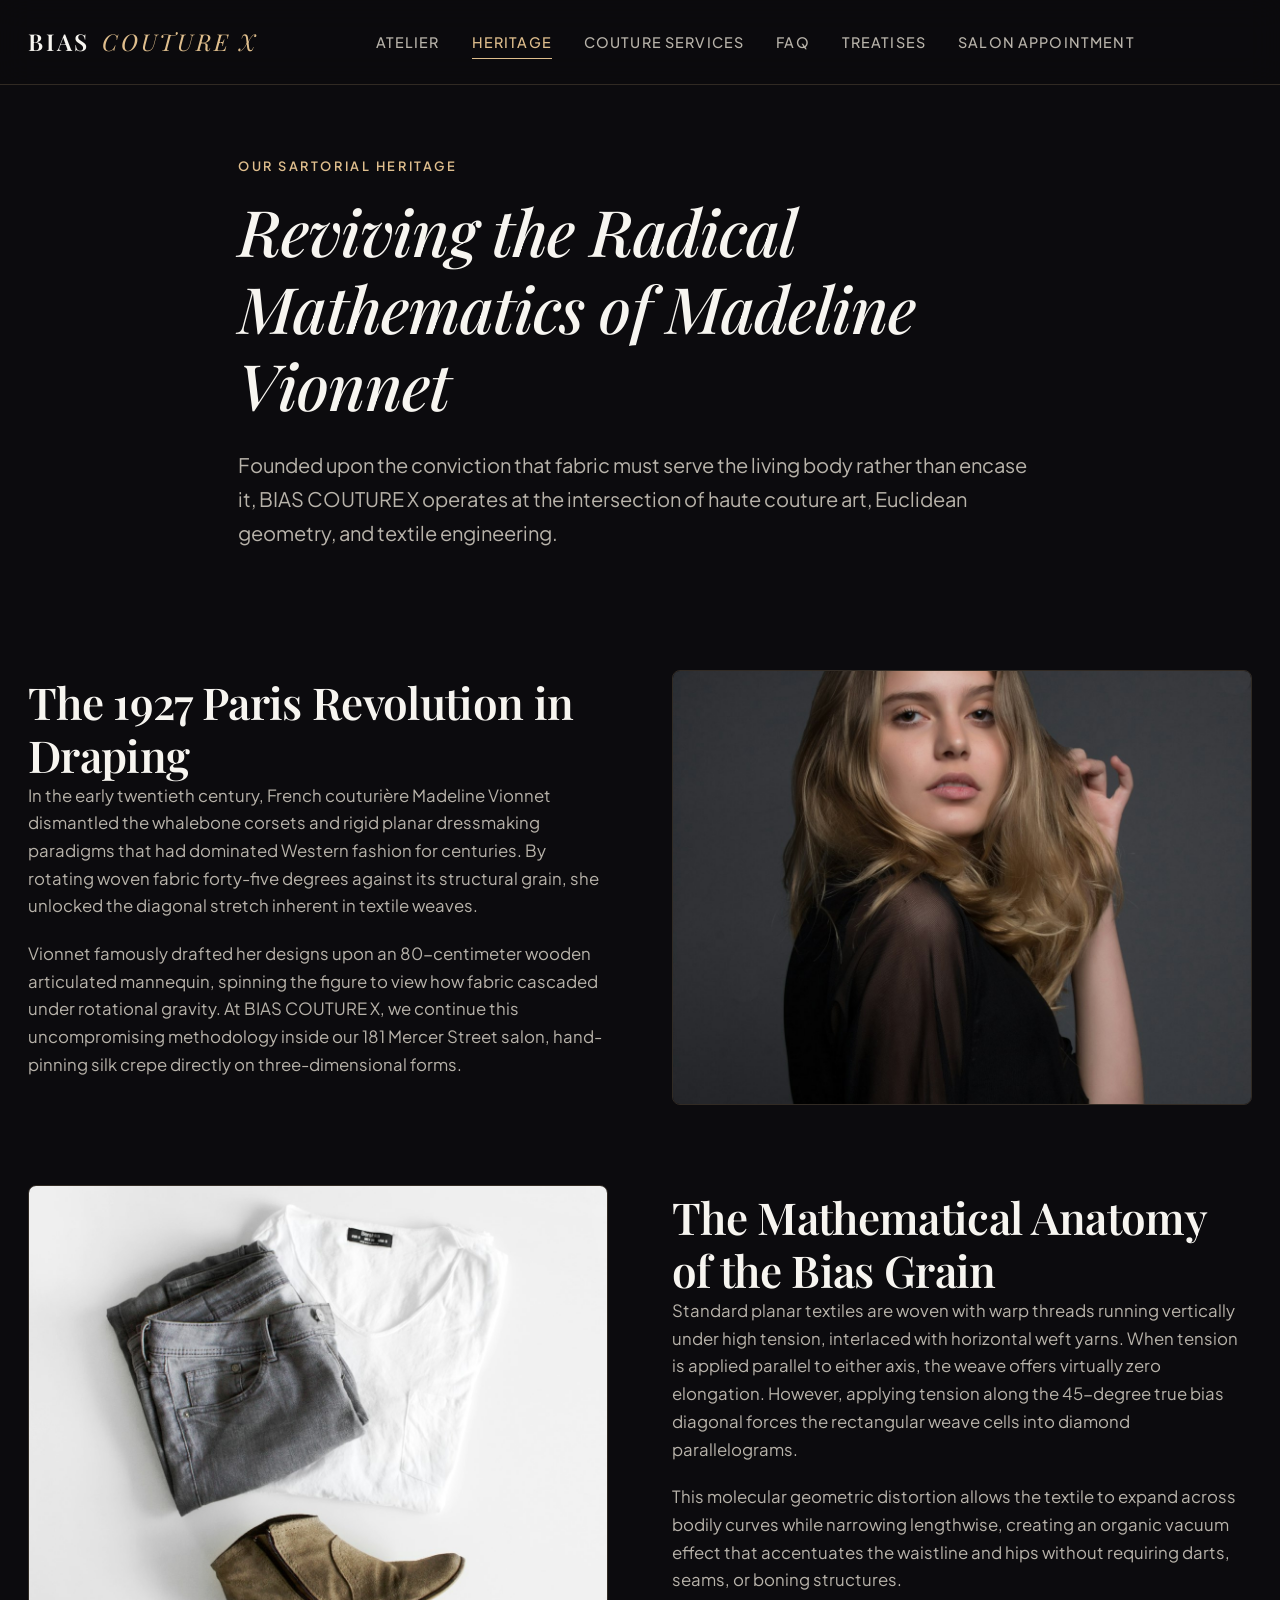
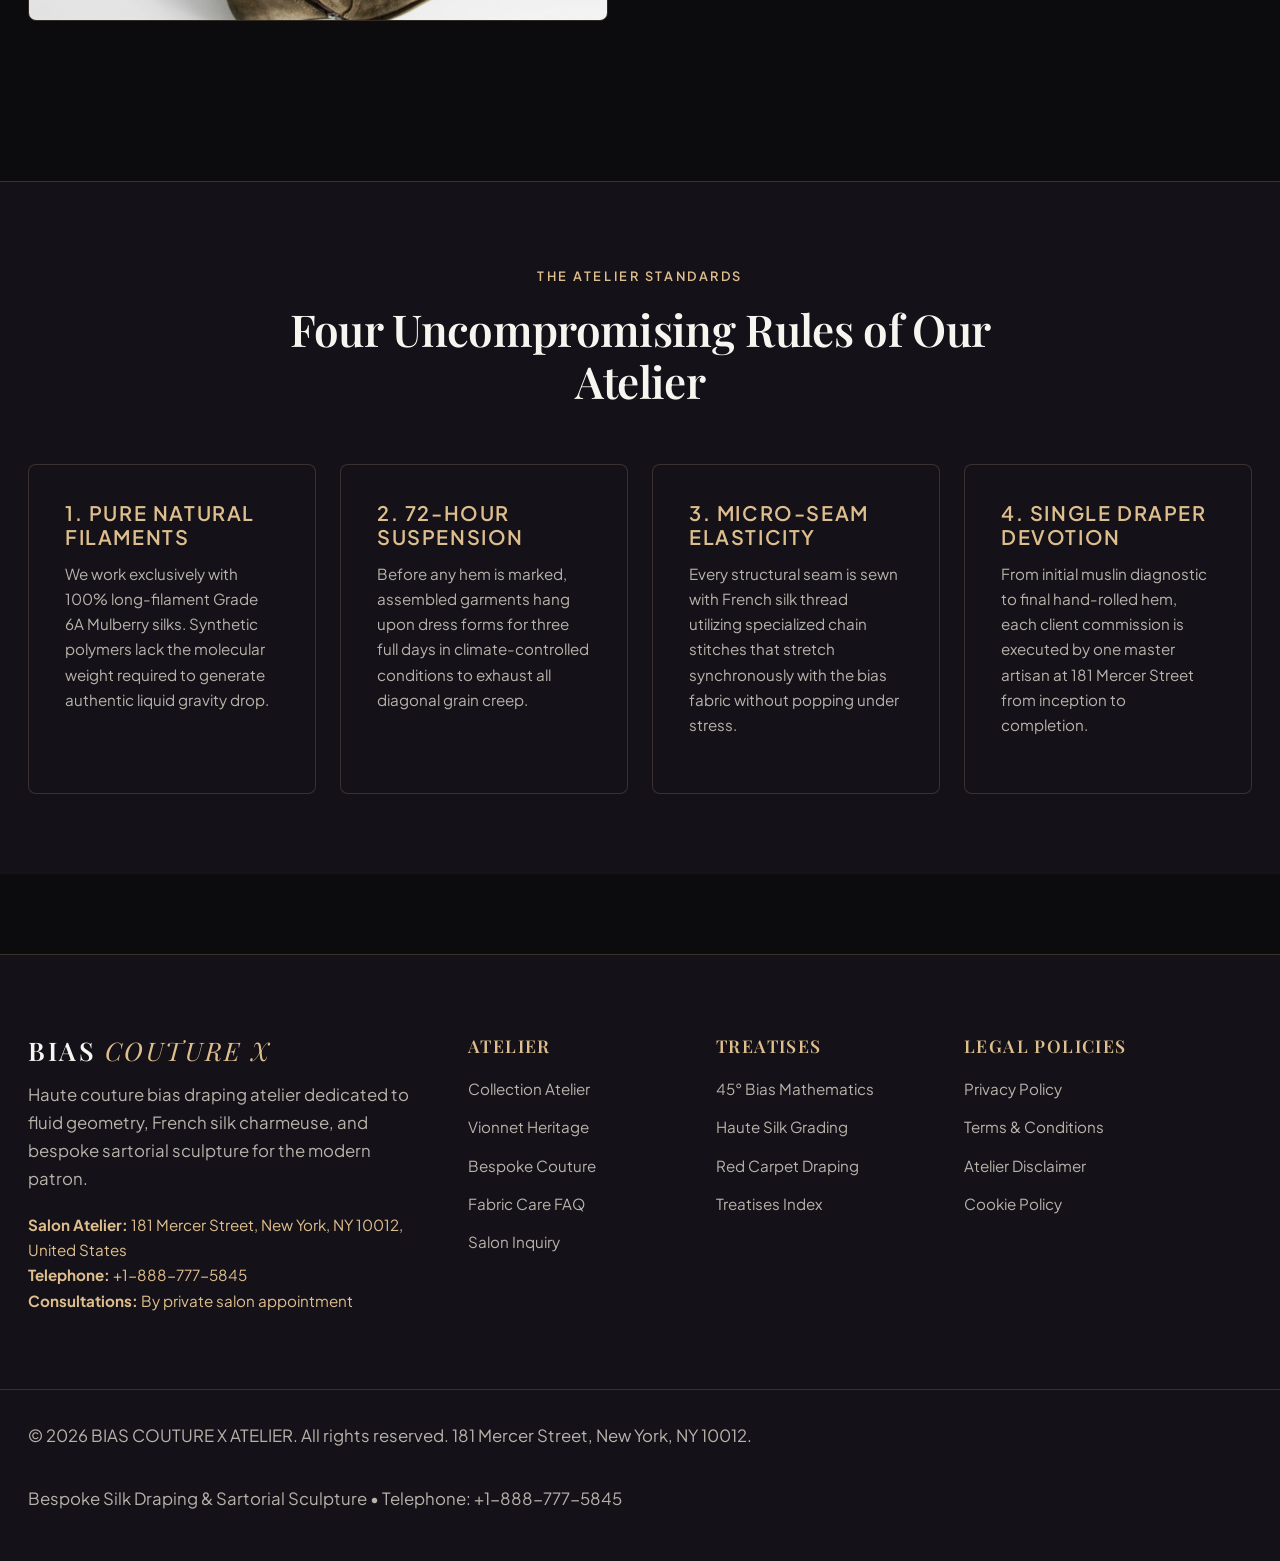
<file: about.html>
<!DOCTYPE html>
<html lang="en">
<head>
  <meta charset="UTF-8">
  <meta name="viewport" content="width=device-width, initial-scale=1.0">
  <meta name="robots" content="index, follow">
  <!-- Google Analytics Tag -->
  <script async src="https://www.googletagmanager.com/gtag/js?id=G-0LY0HY7L01"></script>
  <script>
    window.dataLayer = window.dataLayer || [];
    function gtag(){dataLayer.push(arguments);}
    gtag('js', new Date());
    gtag('config', 'G-0LY0HY7L01');
  </script>
  <!-- Google Fonts loaded via link tag -->
  <link rel="preconnect" href="https://fonts.googleapis.com">
  <link rel="preconnect" href="https://fonts.gstatic.com" crossorigin>
  <link href="https://fonts.googleapis.com/css2?family=Playfair+Display:ital,wght@0,400..900;1,400..900&family=Plus+Jakarta+Sans:wght@300;400;500;600;700&display=swap" rel="stylesheet">
  <link rel="stylesheet" href="assets/css/style.css">

  <title>Heritage & Geometry | BIAS COUTURE X Atelier</title>
  <meta name="description" content="Discover the history of Madeline Vionnet's 45-degree bias draping revolution and how BIAS COUTURE X preserves bespoke French silk engineering at 181 Mercer Street NYC.">
  <link rel="canonical" href="https://biascouturex.com/about.html">
</head>
<body>
  <header class="site-header">
    <div class="container nav-inner">
      <a href="index.html" class="brand-logo">
        BIAS <span>COUTURE X</span>
      </a>
      <ul class="desktop-nav">
        <li><a href="index.html" class="">Atelier</a></li>
        <li><a href="about.html" class="active">Heritage</a></li>
        <li><a href="services.html" class="">Couture Services</a></li>
        <li><a href="faq.html" class="">FAQ</a></li>
        <li><a href="blog.html" class="">Treatises</a></li>
        <li><a href="contact.html" class="">Salon Appointment</a></li>
      </ul>
      <div class="nav-actions">
        <a href="contact.html" class="btn btn-champagne" style="display:none; @media(min-width:768px){display:inline-flex;}">Consultation</a>
        <button class="mobile-toggle" id="mobile-toggle" aria-label="Toggle navigation drawer">
          <svg viewBox="0 0 24 24" fill="none" stroke="currentColor" stroke-width="2"><path d="M4 6h16M4 12h16M4 18h16"/></svg>
        </button>
      </div>
    </div>
  </header>
  
  <div class="drawer-overlay" id="drawer-overlay"></div>
  <div class="mobile-drawer" id="mobile-drawer">
    <div class="drawer-header">
      <div class="brand-logo" style="font-size:1.2rem;">BIAS <span>COUTURE X</span></div>
      <button class="drawer-close" id="drawer-close" aria-label="Close drawer">&times;</button>
    </div>
    <ul class="drawer-nav">
      <li><a href="index.html">Atelier</a></li>
      <li><a href="about.html">Heritage & Geometry</a></li>
      <li><a href="services.html">Couture Services</a></li>
      <li><a href="faq.html">Atelier FAQ</a></li>
      <li><a href="blog.html">Couture Treatises</a></li>
      <li><a href="contact.html">Private Salon</a></li>
    </ul>
    <div class="drawer-footer">
      <p style="margin-bottom:0.5rem; color:#dfbe8d;">181 Mercer Street, New York, NY 10012</p>
      <p style="margin-bottom:0.5rem;">Direct: +1-888-777-5845</p>
      <p style="font-size:0.75rem;">Appointments Monday through Saturday.</p>
    </div>
  </div>
  
  <section class="section" style="padding-top:calc(var(--spacing-xxl) + 2rem);">
    <div class="container container-narrow">
      <span class="eyebrow">Our Sartorial Heritage</span>
      <h1>Reviving the Radical Mathematics of Madeline Vionnet</h1>
      <p class="hero-lead">Founded upon the conviction that fabric must serve the living body rather than encase it, BIAS COUTURE X operates at the intersection of haute couture art, Euclidean geometry, and textile engineering.</p>
    </div>
  </section>

  <section class="section" style="padding-top:0;">
    <div class="container">
      <div class="split-row">
        <div>
          <h2>The 1927 Paris Revolution in Draping</h2>
          <p>In the early twentieth century, French couturière Madeline Vionnet dismantled the whalebone corsets and rigid planar dressmaking paradigms that had dominated Western fashion for centuries. By rotating woven fabric forty-five degrees against its structural grain, she unlocked the diagonal stretch inherent in textile weaves.</p>
          <p>Vionnet famously drafted her designs upon an 80-centimeter wooden articulated mannequin, spinning the figure to view how fabric cascaded under rotational gravity. At BIAS COUTURE X, we continue this uncompromising methodology inside our 181 Mercer Street salon, hand-pinning silk crepe directly on three-dimensional forms.</p>
        </div>
        <div class="split-img-box">
          <img src="assets/images/sculptural_silk_evening_gown.jpg" alt="Sculptural silk evening gown on model">
        </div>
      </div>

      <div class="split-row reversed">
        <div>
          <h2>The Mathematical Anatomy of the Bias Grain</h2>
          <p>Standard planar textiles are woven with warp threads running vertically under high tension, interlaced with horizontal weft yarns. When tension is applied parallel to either axis, the weave offers virtually zero elongation. However, applying tension along the 45-degree true bias diagonal forces the rectangular weave cells into diamond parallelograms.</p>
          <p>This molecular geometric distortion allows the textile to expand across bodily curves while narrowing lengthwise, creating an organic vacuum effect that accentuates the waistline and hips without requiring darts, seams, or boning structures.</p>
        </div>
        <div class="split-img-box">
          <img src="assets/images/couture_draped_pattern_cutting.jpg" alt="Haute couture draping and pattern drafting on cutting table">
        </div>
      </div>
    </div>
  </section>

  <section class="section" style="background-color:var(--color-bg-surface); border-top:1px solid var(--color-border-subtle);">
    <div class="container">
      <div style="text-align:center; max-width:720px; margin:0 auto 3.5rem;">
        <span class="eyebrow">The Atelier Standards</span>
        <h2>Four Uncompromising Rules of Our Atelier</h2>
      </div>
      <div class="grid-4">
        <div class="atelier-card">
          <h4 style="color:var(--color-champagne); margin-bottom:0.75rem;">1. Pure Natural Filaments</h4>
          <p style="font-size:0.95rem;">We work exclusively with 100% long-filament Grade 6A Mulberry silks. Synthetic polymers lack the molecular weight required to generate authentic liquid gravity drop.</p>
        </div>
        <div class="atelier-card">
          <h4 style="color:var(--color-champagne); margin-bottom:0.75rem;">2. 72-Hour Suspension</h4>
          <p style="font-size:0.95rem;">Before any hem is marked, assembled garments hang upon dress forms for three full days in climate-controlled conditions to exhaust all diagonal grain creep.</p>
        </div>
        <div class="atelier-card">
          <h4 style="color:var(--color-champagne); margin-bottom:0.75rem;">3. Micro-Seam Elasticity</h4>
          <p style="font-size:0.95rem;">Every structural seam is sewn with French silk thread utilizing specialized chain stitches that stretch synchronously with the bias fabric without popping under stress.</p>
        </div>
        <div class="atelier-card">
          <h4 style="color:var(--color-champagne); margin-bottom:0.75rem;">4. Single Draper Devotion</h4>
          <p style="font-size:0.95rem;">From initial muslin diagnostic to final hand-rolled hem, each client commission is executed by one master artisan at 181 Mercer Street from inception to completion.</p>
        </div>
      </div>
    </div>
  </section>

  <footer class="site-footer">
    <div class="container footer-grid">
      <div class="footer-brand">
        <h3>BIAS <span style="color:#dfbe8d; font-style:italic; font-weight:400;">COUTURE X</span></h3>
        <p>Haute couture bias draping atelier dedicated to fluid geometry, French silk charmeuse, and bespoke sartorial sculpture for the modern patron.</p>
        <p style="color:#dfbe8d; font-size:0.95rem; margin-top:1rem;">
          <strong>Salon Atelier:</strong> 181 Mercer Street, New York, NY 10012, United States<br>
          <strong>Telephone:</strong> +1-888-777-5845<br>
          <strong>Consultations:</strong> By private salon appointment
        </p>
      </div>
      <div class="footer-nav-col">
        <h5>Atelier</h5>
        <ul>
          <li><a href="index.html">Collection Atelier</a></li>
          <li><a href="about.html">Vionnet Heritage</a></li>
          <li><a href="services.html">Bespoke Couture</a></li>
          <li><a href="faq.html">Fabric Care FAQ</a></li>
          <li><a href="contact.html">Salon Inquiry</a></li>
        </ul>
      </div>
      <div class="footer-nav-col">
        <h5>Treatises</h5>
        <ul>
          <li><a href="blog/blog-1.html">45° Bias Mathematics</a></li>
          <li><a href="blog/blog-2.html">Haute Silk Grading</a></li>
          <li><a href="blog/blog-3.html">Red Carpet Draping</a></li>
          <li><a href="blog.html">Treatises Index</a></li>
        </ul>
      </div>
      <div class="footer-nav-col">
        <h5>Legal Policies</h5>
        <ul>
          <li><a href="privacy-policy.html">Privacy Policy</a></li>
          <li><a href="terms-and-conditions.html">Terms & Conditions</a></li>
          <li><a href="disclaimer.html">Atelier Disclaimer</a></li>
          <li><a href="cookie-policy.html">Cookie Policy</a></li>
        </ul>
      </div>
    </div>
    <div class="container footer-bottom">
      <p>&copy; 2026 BIAS COUTURE X ATELIER. All rights reserved. 181 Mercer Street, New York, NY 10012.</p>
      <p>Bespoke Silk Draping & Sartorial Sculpture • Telephone: +1-888-777-5845</p>
    </div>
  </footer>
  <script src="assets/js/main.js"></script>
</body>
</html>
</file>
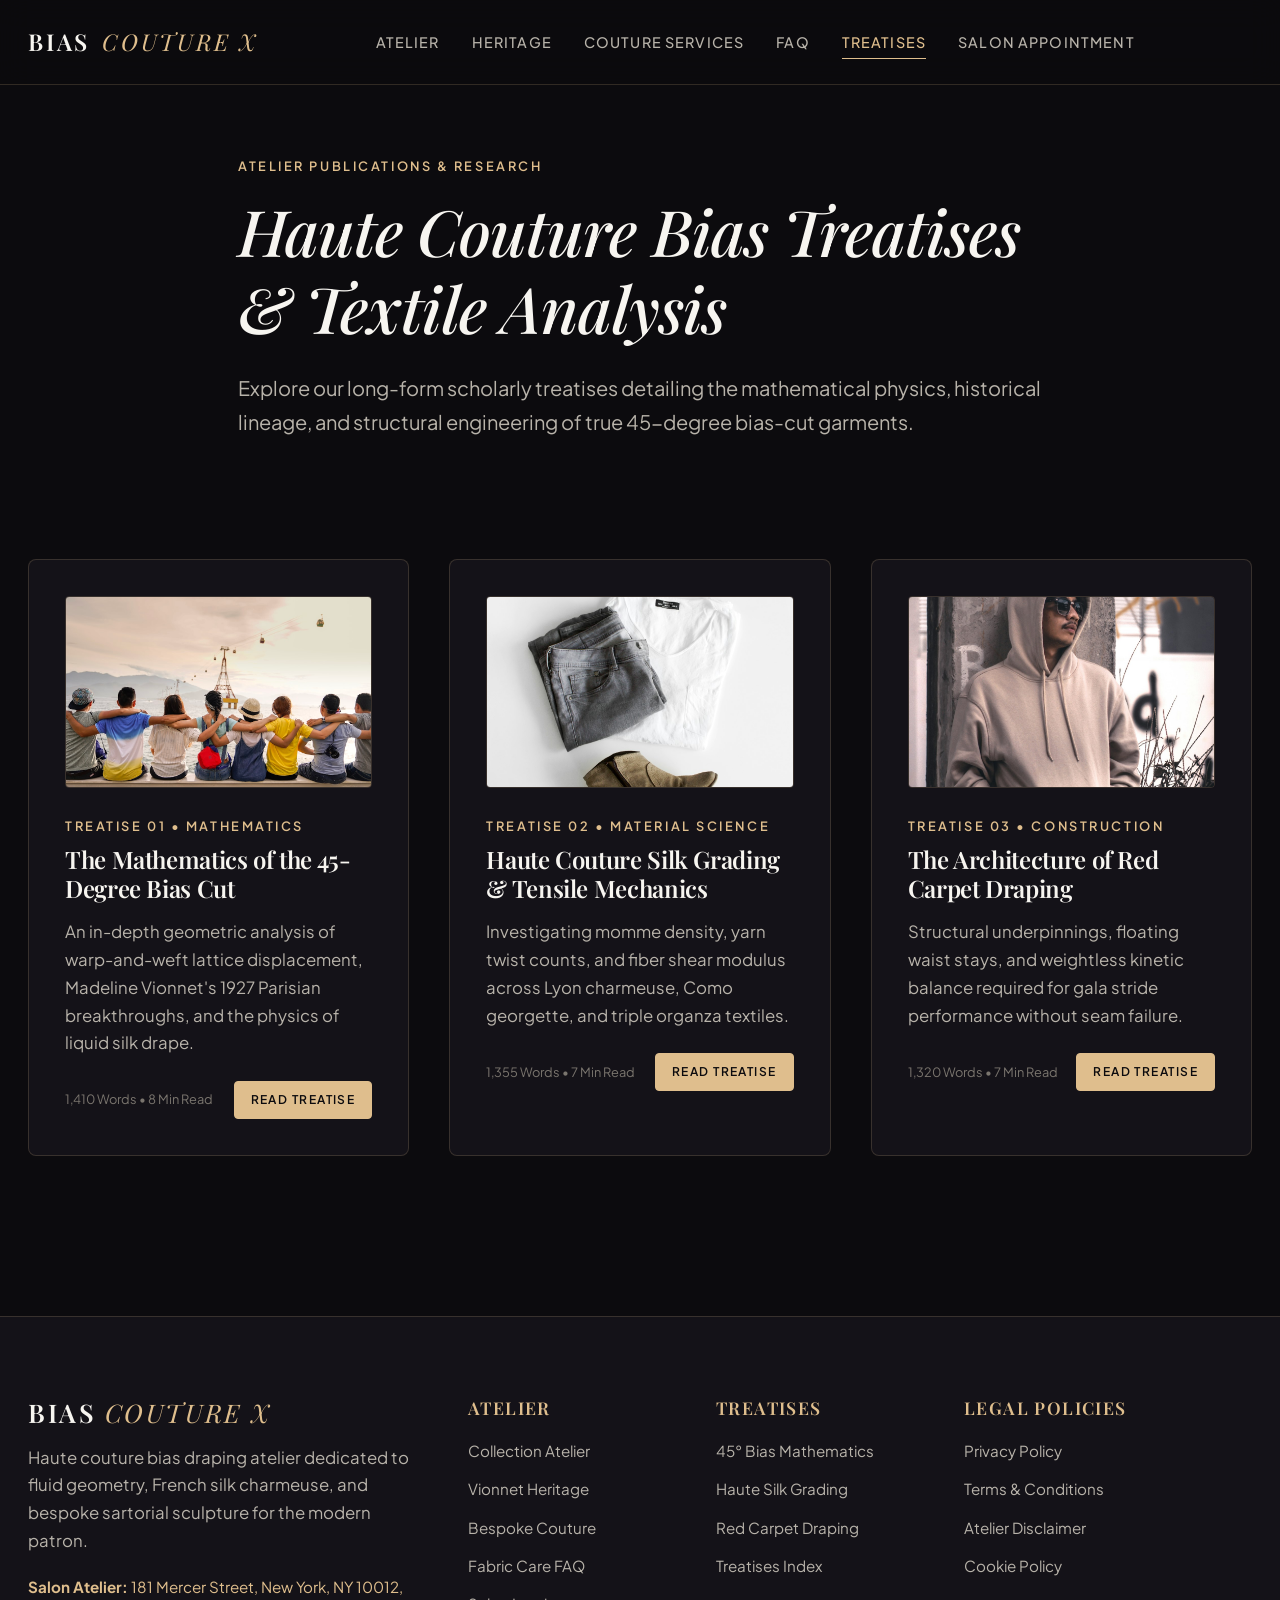
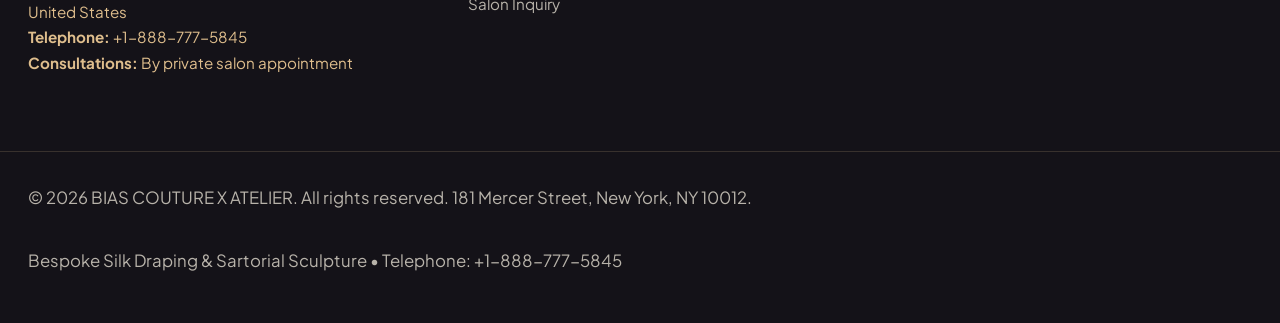
<file: blog.html>
<!DOCTYPE html>
<html lang="en">
<head>
  <meta charset="UTF-8">
  <meta name="viewport" content="width=device-width, initial-scale=1.0">
  <meta name="robots" content="index, follow">
  <!-- Google Analytics Tag -->
  <script async src="https://www.googletagmanager.com/gtag/js?id=G-0LY0HY7L01"></script>
  <script>
    window.dataLayer = window.dataLayer || [];
    function gtag(){dataLayer.push(arguments);}
    gtag('js', new Date());
    gtag('config', 'G-0LY0HY7L01');
  </script>
  <!-- Google Fonts loaded via link tag -->
  <link rel="preconnect" href="https://fonts.googleapis.com">
  <link rel="preconnect" href="https://fonts.gstatic.com" crossorigin>
  <link href="https://fonts.googleapis.com/css2?family=Playfair+Display:ital,wght@0,400..900;1,400..900&family=Plus+Jakarta+Sans:wght@300;400;500;600;700&display=swap" rel="stylesheet">
  <link rel="stylesheet" href="assets/css/style.css">

  <title>Couture Treatises & Textile Science | BIAS COUTURE X</title>
  <meta name="description" content="Read our authoritative technical treatises on Madeline Vionnet mathematics, haute couture silk grading, and red carpet bias grain mechanics.">
  <link rel="canonical" href="https://biascouturex.com/blog.html">
</head>
<body>
  <header class="site-header">
    <div class="container nav-inner">
      <a href="index.html" class="brand-logo">
        BIAS <span>COUTURE X</span>
      </a>
      <ul class="desktop-nav">
        <li><a href="index.html" class="">Atelier</a></li>
        <li><a href="about.html" class="">Heritage</a></li>
        <li><a href="services.html" class="">Couture Services</a></li>
        <li><a href="faq.html" class="">FAQ</a></li>
        <li><a href="blog.html" class="active">Treatises</a></li>
        <li><a href="contact.html" class="">Salon Appointment</a></li>
      </ul>
      <div class="nav-actions">
        <a href="contact.html" class="btn btn-champagne" style="display:none; @media(min-width:768px){display:inline-flex;}">Consultation</a>
        <button class="mobile-toggle" id="mobile-toggle" aria-label="Toggle navigation drawer">
          <svg viewBox="0 0 24 24" fill="none" stroke="currentColor" stroke-width="2"><path d="M4 6h16M4 12h16M4 18h16"/></svg>
        </button>
      </div>
    </div>
  </header>
  
  <div class="drawer-overlay" id="drawer-overlay"></div>
  <div class="mobile-drawer" id="mobile-drawer">
    <div class="drawer-header">
      <div class="brand-logo" style="font-size:1.2rem;">BIAS <span>COUTURE X</span></div>
      <button class="drawer-close" id="drawer-close" aria-label="Close drawer">&times;</button>
    </div>
    <ul class="drawer-nav">
      <li><a href="index.html">Atelier</a></li>
      <li><a href="about.html">Heritage & Geometry</a></li>
      <li><a href="services.html">Couture Services</a></li>
      <li><a href="faq.html">Atelier FAQ</a></li>
      <li><a href="blog.html">Couture Treatises</a></li>
      <li><a href="contact.html">Private Salon</a></li>
    </ul>
    <div class="drawer-footer">
      <p style="margin-bottom:0.5rem; color:#dfbe8d;">181 Mercer Street, New York, NY 10012</p>
      <p style="margin-bottom:0.5rem;">Direct: +1-888-777-5845</p>
      <p style="font-size:0.75rem;">Appointments Monday through Saturday.</p>
    </div>
  </div>
  
  <section class="section" style="padding-top:calc(var(--spacing-xxl) + 2rem);">
    <div class="container container-narrow">
      <span class="eyebrow">Atelier Publications & Research</span>
      <h1>Haute Couture Bias Treatises & Textile Analysis</h1>
      <p class="hero-lead">Explore our long-form scholarly treatises detailing the mathematical physics, historical lineage, and structural engineering of true 45-degree bias-cut garments.</p>
    </div>
  </section>

  <section class="section" style="padding-top:0;">
    <div class="container">
      <div class="grid-3" style="gap:2.5rem;">
        <div class="atelier-card">
          <img src="assets/images/couture_salon_patrons_group.jpg" alt="Haute couture salon presentation with patrons" style="border-radius:var(--radius-sm); aspect-ratio:16/10; object-fit:cover; margin-bottom:1.5rem; border:1px solid var(--color-border-subtle);">
          <span class="eyebrow" style="margin-bottom:0.5rem;">Treatise 01 • Mathematics</span>
          <h3>The Mathematics of the 45-Degree Bias Cut</h3>
          <p>An in-depth geometric analysis of warp-and-weft lattice displacement, Madeline Vionnet's 1927 Parisian breakthroughs, and the physics of liquid silk drape.</p>
          <div style="margin-top:1.5rem; display:flex; justify-content:space-between; align-items:center;">
            <span style="font-size:0.8rem; color:var(--color-text-subtle);">1,410 Words • 8 Min Read</span>
            <a href="blog/blog-1.html" class="btn btn-champagne" style="padding:0.5rem 1rem; font-size:0.75rem;">Read Treatise</a>
          </div>
        </div>

        <div class="atelier-card">
          <img src="assets/images/couture_draped_pattern_cutting.jpg" alt="Haute couture draping and pattern drafting on cutting table" style="border-radius:var(--radius-sm); aspect-ratio:16/10; object-fit:cover; margin-bottom:1.5rem; border:1px solid var(--color-border-subtle);">
          <span class="eyebrow" style="margin-bottom:0.5rem;">Treatise 02 • Material Science</span>
          <h3>Haute Couture Silk Grading & Tensile Mechanics</h3>
          <p>Investigating momme density, yarn twist counts, and fiber shear modulus across Lyon charmeuse, Como georgette, and triple organza textiles.</p>
          <div style="margin-top:1.5rem; display:flex; justify-content:space-between; align-items:center;">
            <span style="font-size:0.8rem; color:var(--color-text-subtle);">1,355 Words • 7 Min Read</span>
            <a href="blog/blog-2.html" class="btn btn-champagne" style="padding:0.5rem 1rem; font-size:0.75rem;">Read Treatise</a>
          </div>
        </div>

        <div class="atelier-card">
          <img src="assets/images/draped_wedding_veil_couture.jpg" alt="French tulle and silk chiffon veil in bridal couture atelier" style="border-radius:var(--radius-sm); aspect-ratio:16/10; object-fit:cover; margin-bottom:1.5rem; border:1px solid var(--color-border-subtle);">
          <span class="eyebrow" style="margin-bottom:0.5rem;">Treatise 03 • Construction</span>
          <h3>The Architecture of Red Carpet Draping</h3>
          <p>Structural underpinnings, floating waist stays, and weightless kinetic balance required for gala stride performance without seam failure.</p>
          <div style="margin-top:1.5rem; display:flex; justify-content:space-between; align-items:center;">
            <span style="font-size:0.8rem; color:var(--color-text-subtle);">1,320 Words • 7 Min Read</span>
            <a href="blog/blog-3.html" class="btn btn-champagne" style="padding:0.5rem 1rem; font-size:0.75rem;">Read Treatise</a>
          </div>
        </div>
      </div>
    </div>
  </section>

  <footer class="site-footer">
    <div class="container footer-grid">
      <div class="footer-brand">
        <h3>BIAS <span style="color:#dfbe8d; font-style:italic; font-weight:400;">COUTURE X</span></h3>
        <p>Haute couture bias draping atelier dedicated to fluid geometry, French silk charmeuse, and bespoke sartorial sculpture for the modern patron.</p>
        <p style="color:#dfbe8d; font-size:0.95rem; margin-top:1rem;">
          <strong>Salon Atelier:</strong> 181 Mercer Street, New York, NY 10012, United States<br>
          <strong>Telephone:</strong> +1-888-777-5845<br>
          <strong>Consultations:</strong> By private salon appointment
        </p>
      </div>
      <div class="footer-nav-col">
        <h5>Atelier</h5>
        <ul>
          <li><a href="index.html">Collection Atelier</a></li>
          <li><a href="about.html">Vionnet Heritage</a></li>
          <li><a href="services.html">Bespoke Couture</a></li>
          <li><a href="faq.html">Fabric Care FAQ</a></li>
          <li><a href="contact.html">Salon Inquiry</a></li>
        </ul>
      </div>
      <div class="footer-nav-col">
        <h5>Treatises</h5>
        <ul>
          <li><a href="blog/blog-1.html">45° Bias Mathematics</a></li>
          <li><a href="blog/blog-2.html">Haute Silk Grading</a></li>
          <li><a href="blog/blog-3.html">Red Carpet Draping</a></li>
          <li><a href="blog.html">Treatises Index</a></li>
        </ul>
      </div>
      <div class="footer-nav-col">
        <h5>Legal Policies</h5>
        <ul>
          <li><a href="privacy-policy.html">Privacy Policy</a></li>
          <li><a href="terms-and-conditions.html">Terms & Conditions</a></li>
          <li><a href="disclaimer.html">Atelier Disclaimer</a></li>
          <li><a href="cookie-policy.html">Cookie Policy</a></li>
        </ul>
      </div>
    </div>
    <div class="container footer-bottom">
      <p>&copy; 2026 BIAS COUTURE X ATELIER. All rights reserved. 181 Mercer Street, New York, NY 10012.</p>
      <p>Bespoke Silk Draping & Sartorial Sculpture • Telephone: +1-888-777-5845</p>
    </div>
  </footer>
  <script src="assets/js/main.js"></script>
</body>
</html>
</file>
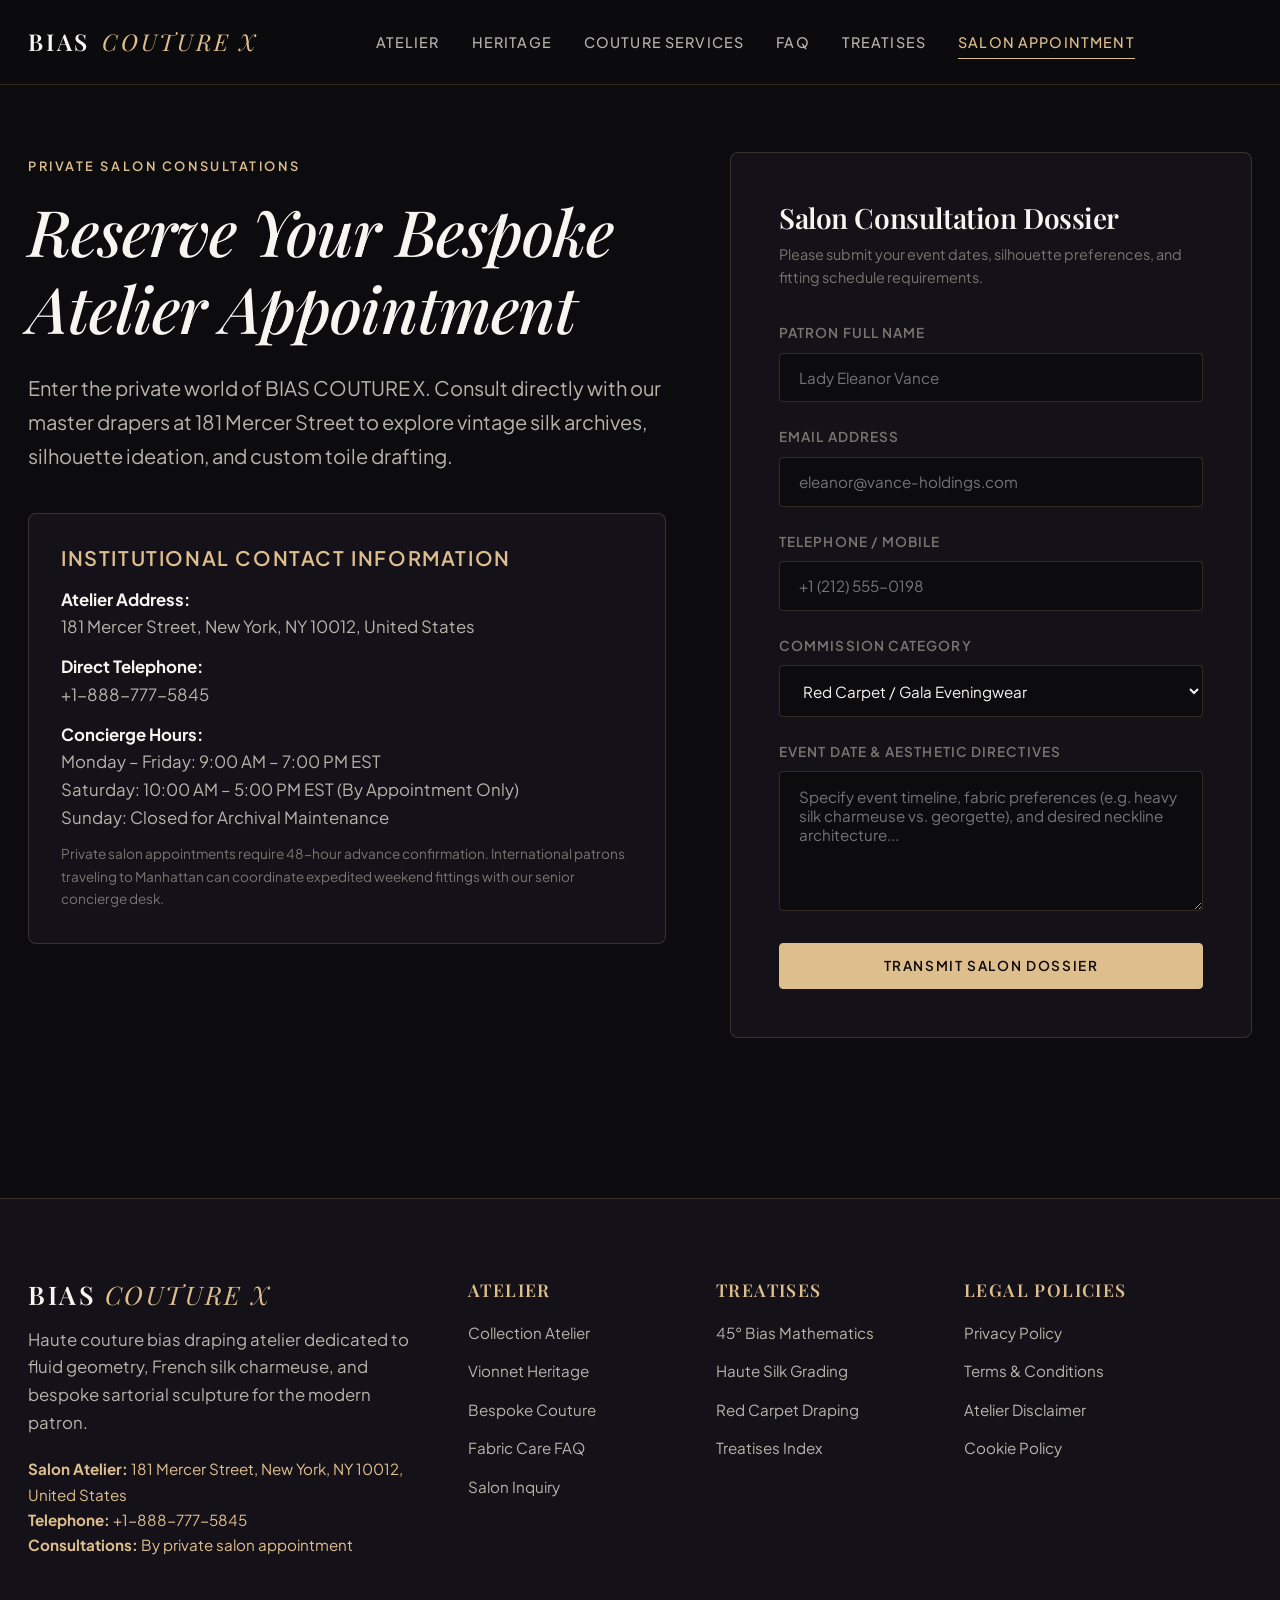
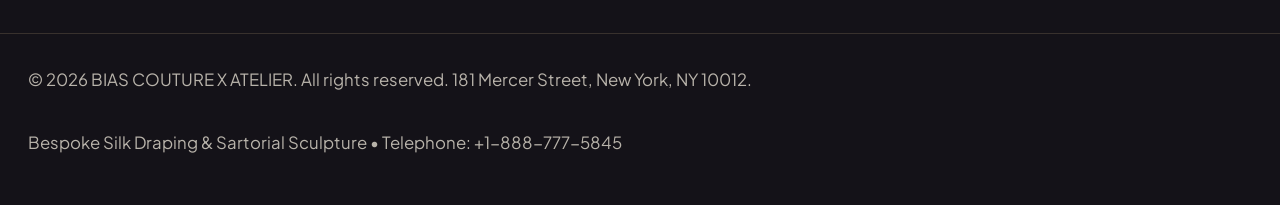
<file: contact.html>
<!DOCTYPE html>
<html lang="en">
<head>
  <meta charset="UTF-8">
  <meta name="viewport" content="width=device-width, initial-scale=1.0">
  <meta name="robots" content="index, follow">
  <!-- Google Analytics Tag -->
  <script async src="https://www.googletagmanager.com/gtag/js?id=G-0LY0HY7L01"></script>
  <script>
    window.dataLayer = window.dataLayer || [];
    function gtag(){dataLayer.push(arguments);}
    gtag('js', new Date());
    gtag('config', 'G-0LY0HY7L01');
  </script>
  <!-- Google Fonts loaded via link tag -->
  <link rel="preconnect" href="https://fonts.googleapis.com">
  <link rel="preconnect" href="https://fonts.gstatic.com" crossorigin>
  <link href="https://fonts.googleapis.com/css2?family=Playfair+Display:ital,wght@0,400..900;1,400..900&family=Plus+Jakarta+Sans:wght@300;400;500;600;700&display=swap" rel="stylesheet">
  <link rel="stylesheet" href="assets/css/style.css">

  <title>Private Salon Appointment | BIAS COUTURE X | 181 Mercer St NYC</title>
  <meta name="description" content="Schedule a private haute couture bias draping consultation at our 181 Mercer Street atelier in SoHo, New York. Telephone: +1-888-777-5845.">
  <link rel="canonical" href="https://biascouturex.com/contact.html">
</head>
<body>
  <header class="site-header">
    <div class="container nav-inner">
      <a href="index.html" class="brand-logo">
        BIAS <span>COUTURE X</span>
      </a>
      <ul class="desktop-nav">
        <li><a href="index.html" class="">Atelier</a></li>
        <li><a href="about.html" class="">Heritage</a></li>
        <li><a href="services.html" class="">Couture Services</a></li>
        <li><a href="faq.html" class="">FAQ</a></li>
        <li><a href="blog.html" class="">Treatises</a></li>
        <li><a href="contact.html" class="active">Salon Appointment</a></li>
      </ul>
      <div class="nav-actions">
        <a href="contact.html" class="btn btn-champagne" style="display:none; @media(min-width:768px){display:inline-flex;}">Consultation</a>
        <button class="mobile-toggle" id="mobile-toggle" aria-label="Toggle navigation drawer">
          <svg viewBox="0 0 24 24" fill="none" stroke="currentColor" stroke-width="2"><path d="M4 6h16M4 12h16M4 18h16"/></svg>
        </button>
      </div>
    </div>
  </header>
  
  <div class="drawer-overlay" id="drawer-overlay"></div>
  <div class="mobile-drawer" id="mobile-drawer">
    <div class="drawer-header">
      <div class="brand-logo" style="font-size:1.2rem;">BIAS <span>COUTURE X</span></div>
      <button class="drawer-close" id="drawer-close" aria-label="Close drawer">&times;</button>
    </div>
    <ul class="drawer-nav">
      <li><a href="index.html">Atelier</a></li>
      <li><a href="about.html">Heritage & Geometry</a></li>
      <li><a href="services.html">Couture Services</a></li>
      <li><a href="faq.html">Atelier FAQ</a></li>
      <li><a href="blog.html">Couture Treatises</a></li>
      <li><a href="contact.html">Private Salon</a></li>
    </ul>
    <div class="drawer-footer">
      <p style="margin-bottom:0.5rem; color:#dfbe8d;">181 Mercer Street, New York, NY 10012</p>
      <p style="margin-bottom:0.5rem;">Direct: +1-888-777-5845</p>
      <p style="font-size:0.75rem;">Appointments Monday through Saturday.</p>
    </div>
  </div>
  
  <section class="section" style="padding-top:calc(var(--spacing-xxl) + 2rem);">
    <div class="container">
      <div class="contact-grid">
        <div>
          <span class="eyebrow">Private Salon Consultations</span>
          <h1>Reserve Your Bespoke Atelier Appointment</h1>
          <p class="hero-lead">Enter the private world of BIAS COUTURE X. Consult directly with our master drapers at 181 Mercer Street to explore vintage silk archives, silhouette ideation, and custom toile drafting.</p>
          
          <div style="background-color:var(--color-bg-surface); border:1px solid var(--color-border-subtle); border-radius:var(--radius-md); padding:2rem; margin-top:2rem;">
            <h4 style="color:var(--color-champagne); margin-bottom:1rem;">Institutional Contact Information</h4>
            <p style="margin-bottom:0.75rem;">
              <strong style="color:var(--color-text-primary);">Atelier Address:</strong><br>
              181 Mercer Street, New York, NY 10012, United States
            </p>
            <p style="margin-bottom:0.75rem;">
              <strong style="color:var(--color-text-primary);">Direct Telephone:</strong><br>
              +1-888-777-5845
            </p>
            <p style="margin-bottom:0.75rem;">
              <strong style="color:var(--color-text-primary);">Concierge Hours:</strong><br>
              Monday – Friday: 9:00 AM – 7:00 PM EST<br>
              Saturday: 10:00 AM – 5:00 PM EST (By Appointment Only)<br>
              Sunday: Closed for Archival Maintenance
            </p>
            <p style="margin:0; font-size:0.85rem; color:var(--color-text-subtle);">
              Private salon appointments require 48-hour advance confirmation. International patrons traveling to Manhattan can coordinate expedited weekend fittings with our senior concierge desk.
            </p>
          </div>
        </div>

        <div class="contact-card">
          <h3 style="margin-bottom:0.5rem; font-size:1.75rem;">Salon Consultation Dossier</h3>
          <p style="font-size:0.9rem; color:var(--color-text-subtle); margin-bottom:2rem;">Please submit your event dates, silhouette preferences, and fitting schedule requirements.</p>
          
          <form id="atelier-contact-form">
            <div class="form-group">
              <label for="client-name">Patron Full Name</label>
              <input type="text" id="client-name" class="form-control" placeholder="Lady Eleanor Vance" required>
            </div>
            
            <div class="form-group">
              <label for="client-email">Email Address</label>
              <input type="email" id="client-email" class="form-control" placeholder="eleanor@vance-holdings.com" required>
            </div>

            <div class="form-group">
              <label for="client-phone">Telephone / Mobile</label>
              <input type="tel" id="client-phone" class="form-control" placeholder="+1 (212) 555-0198" required>
            </div>

            <div class="form-group">
              <label for="commission-type">Commission Category</label>
              <select id="commission-type" class="form-control" required>
                <option value="gala">Red Carpet / Gala Eveningwear</option>
                <option value="bridal">Bespoke Bridal Silk Crepe</option>
                <option value="archival">Archival Vintage Restoration</option>
                <option value="capsule">Private Capsule Wardrobe</option>
              </select>
            </div>

            <div class="form-group">
              <label for="client-notes">Event Date & Aesthetic Directives</label>
              <textarea id="client-notes" class="form-control" placeholder="Specify event timeline, fabric preferences (e.g. heavy silk charmeuse vs. georgette), and desired neckline architecture..." required></textarea>
            </div>

            <button type="submit" class="btn btn-champagne" style="width:100%;">Transmit Salon Dossier</button>
            <div id="form-status"></div>
          </form>
        </div>
      </div>
    </div>
  </section>

  <footer class="site-footer">
    <div class="container footer-grid">
      <div class="footer-brand">
        <h3>BIAS <span style="color:#dfbe8d; font-style:italic; font-weight:400;">COUTURE X</span></h3>
        <p>Haute couture bias draping atelier dedicated to fluid geometry, French silk charmeuse, and bespoke sartorial sculpture for the modern patron.</p>
        <p style="color:#dfbe8d; font-size:0.95rem; margin-top:1rem;">
          <strong>Salon Atelier:</strong> 181 Mercer Street, New York, NY 10012, United States<br>
          <strong>Telephone:</strong> +1-888-777-5845<br>
          <strong>Consultations:</strong> By private salon appointment
        </p>
      </div>
      <div class="footer-nav-col">
        <h5>Atelier</h5>
        <ul>
          <li><a href="index.html">Collection Atelier</a></li>
          <li><a href="about.html">Vionnet Heritage</a></li>
          <li><a href="services.html">Bespoke Couture</a></li>
          <li><a href="faq.html">Fabric Care FAQ</a></li>
          <li><a href="contact.html">Salon Inquiry</a></li>
        </ul>
      </div>
      <div class="footer-nav-col">
        <h5>Treatises</h5>
        <ul>
          <li><a href="blog/blog-1.html">45° Bias Mathematics</a></li>
          <li><a href="blog/blog-2.html">Haute Silk Grading</a></li>
          <li><a href="blog/blog-3.html">Red Carpet Draping</a></li>
          <li><a href="blog.html">Treatises Index</a></li>
        </ul>
      </div>
      <div class="footer-nav-col">
        <h5>Legal Policies</h5>
        <ul>
          <li><a href="privacy-policy.html">Privacy Policy</a></li>
          <li><a href="terms-and-conditions.html">Terms & Conditions</a></li>
          <li><a href="disclaimer.html">Atelier Disclaimer</a></li>
          <li><a href="cookie-policy.html">Cookie Policy</a></li>
        </ul>
      </div>
    </div>
    <div class="container footer-bottom">
      <p>&copy; 2026 BIAS COUTURE X ATELIER. All rights reserved. 181 Mercer Street, New York, NY 10012.</p>
      <p>Bespoke Silk Draping & Sartorial Sculpture • Telephone: +1-888-777-5845</p>
    </div>
  </footer>
  <script src="assets/js/main.js"></script>
</body>
</html>
</file>
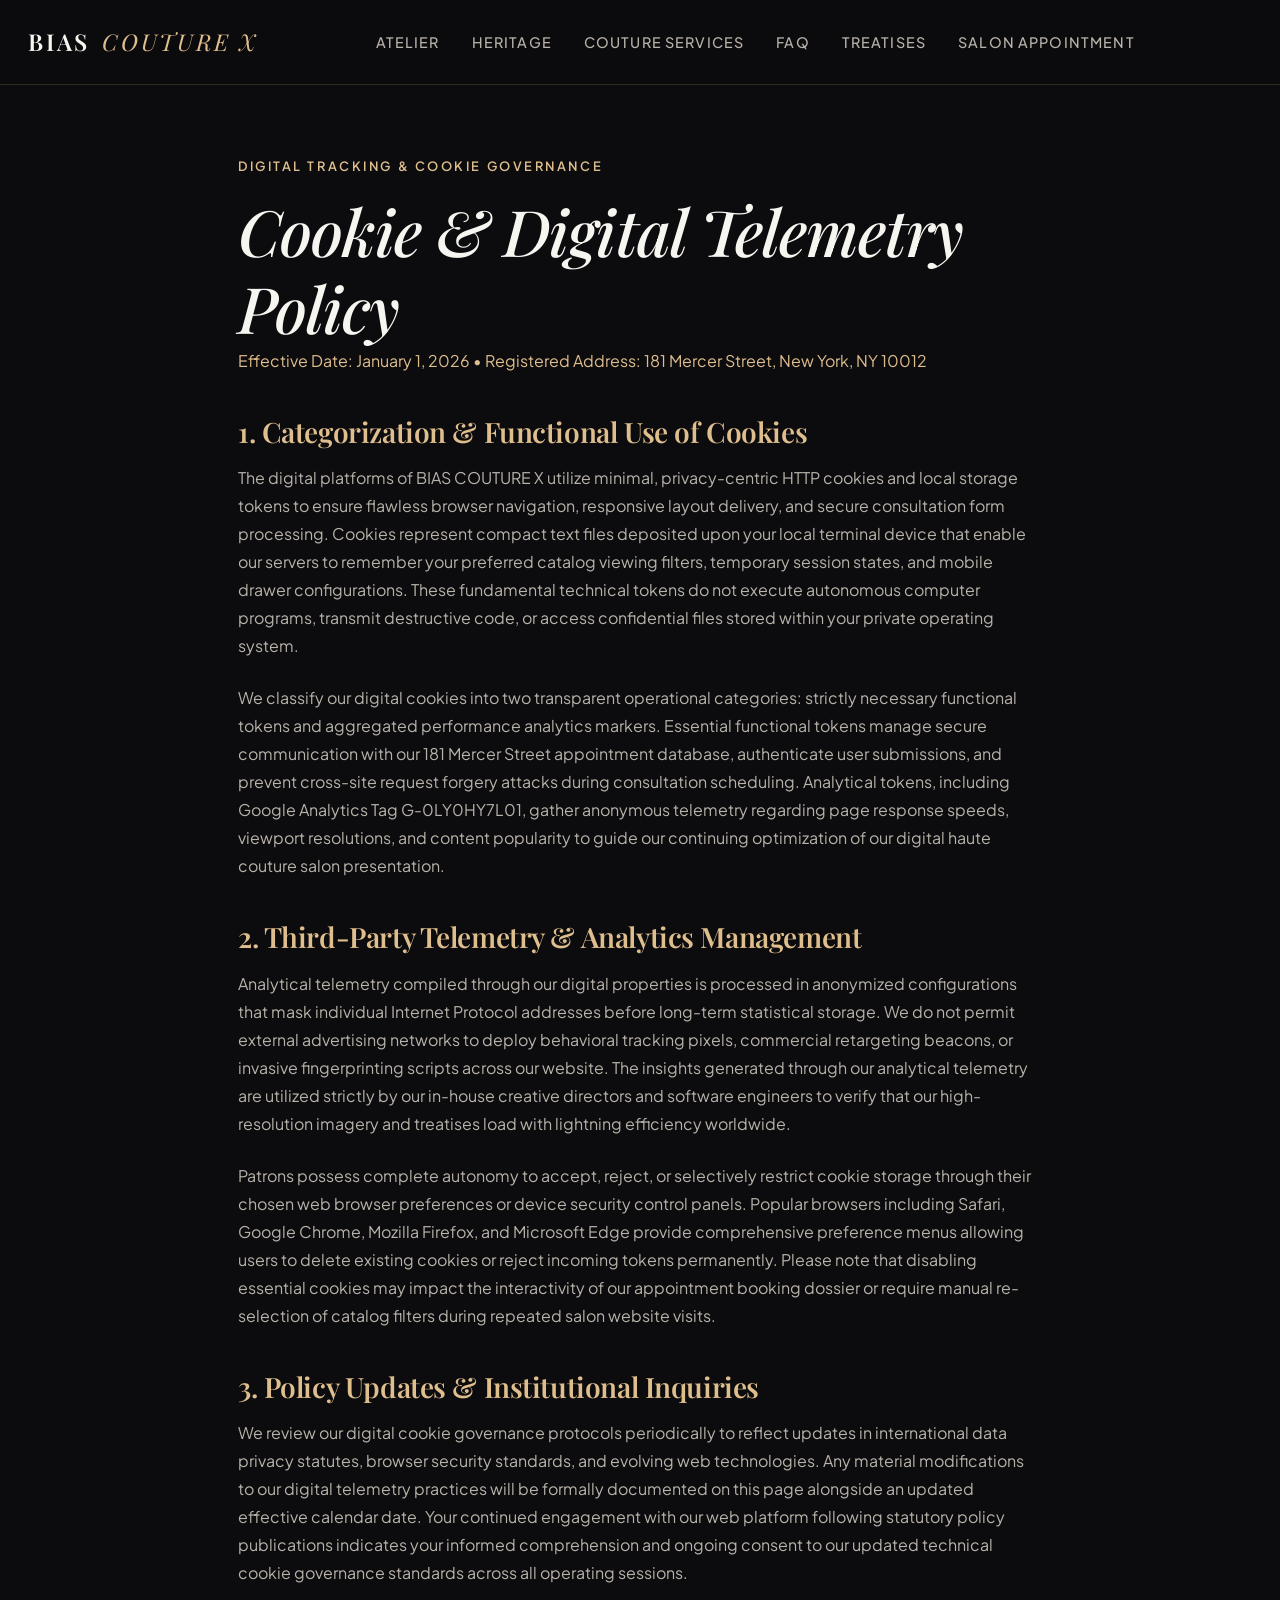
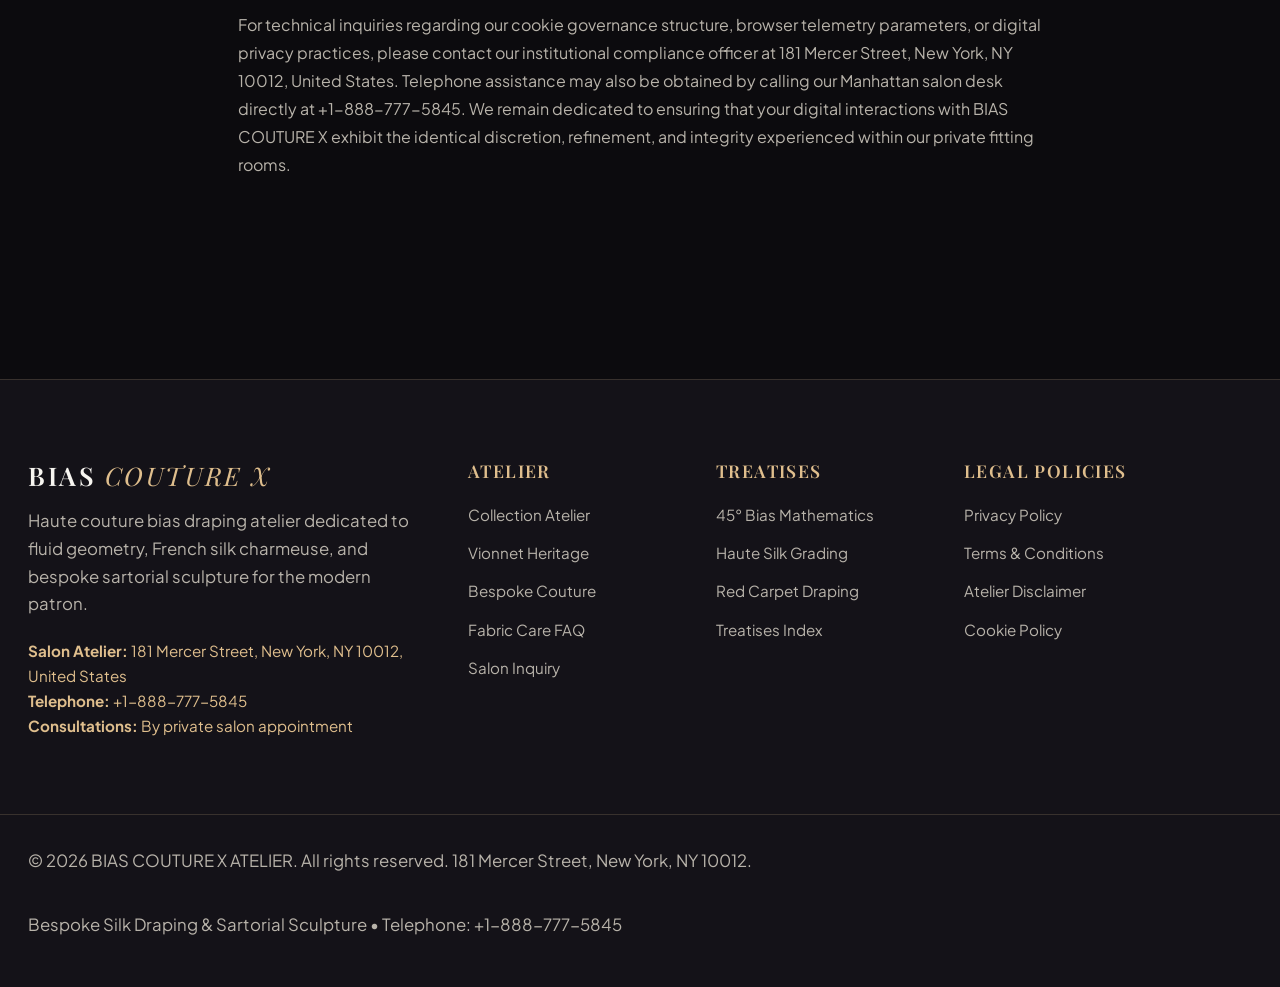
<file: cookie-policy.html>
<!DOCTYPE html>
<html lang="en">
<head>
  <meta charset="UTF-8">
  <meta name="viewport" content="width=device-width, initial-scale=1.0">
  <meta name="robots" content="index, follow">
  <!-- Google Analytics Tag -->
  <script async src="https://www.googletagmanager.com/gtag/js?id=G-0LY0HY7L01"></script>
  <script>
    window.dataLayer = window.dataLayer || [];
    function gtag(){dataLayer.push(arguments);}
    gtag('js', new Date());
    gtag('config', 'G-0LY0HY7L01');
  </script>
  <!-- Google Fonts loaded via link tag -->
  <link rel="preconnect" href="https://fonts.googleapis.com">
  <link rel="preconnect" href="https://fonts.gstatic.com" crossorigin>
  <link href="https://fonts.googleapis.com/css2?family=Playfair+Display:ital,wght@0,400..900;1,400..900&family=Plus+Jakarta+Sans:wght@300;400;500;600;700&display=swap" rel="stylesheet">
  <link rel="stylesheet" href="assets/css/style.css">

  <title>Cookie Policy | BIAS COUTURE X Atelier</title>
  <meta name="description" content="Cookie Policy for BIAS COUTURE X at 181 Mercer Street NYC. Read how we use technical cookies, analytics, and session preferences.">
  <link rel="canonical" href="https://biascouturex.com/cookie-policy.html">
</head>
<body>
  <header class="site-header">
    <div class="container nav-inner">
      <a href="index.html" class="brand-logo">
        BIAS <span>COUTURE X</span>
      </a>
      <ul class="desktop-nav">
        <li><a href="index.html" class="">Atelier</a></li>
        <li><a href="about.html" class="">Heritage</a></li>
        <li><a href="services.html" class="">Couture Services</a></li>
        <li><a href="faq.html" class="">FAQ</a></li>
        <li><a href="blog.html" class="">Treatises</a></li>
        <li><a href="contact.html" class="">Salon Appointment</a></li>
      </ul>
      <div class="nav-actions">
        <a href="contact.html" class="btn btn-champagne" style="display:none; @media(min-width:768px){display:inline-flex;}">Consultation</a>
        <button class="mobile-toggle" id="mobile-toggle" aria-label="Toggle navigation drawer">
          <svg viewBox="0 0 24 24" fill="none" stroke="currentColor" stroke-width="2"><path d="M4 6h16M4 12h16M4 18h16"/></svg>
        </button>
      </div>
    </div>
  </header>
  
  <div class="drawer-overlay" id="drawer-overlay"></div>
  <div class="mobile-drawer" id="mobile-drawer">
    <div class="drawer-header">
      <div class="brand-logo" style="font-size:1.2rem;">BIAS <span>COUTURE X</span></div>
      <button class="drawer-close" id="drawer-close" aria-label="Close drawer">&times;</button>
    </div>
    <ul class="drawer-nav">
      <li><a href="index.html">Atelier</a></li>
      <li><a href="about.html">Heritage & Geometry</a></li>
      <li><a href="services.html">Couture Services</a></li>
      <li><a href="faq.html">Atelier FAQ</a></li>
      <li><a href="blog.html">Couture Treatises</a></li>
      <li><a href="contact.html">Private Salon</a></li>
    </ul>
    <div class="drawer-footer">
      <p style="margin-bottom:0.5rem; color:#dfbe8d;">181 Mercer Street, New York, NY 10012</p>
      <p style="margin-bottom:0.5rem;">Direct: +1-888-777-5845</p>
      <p style="font-size:0.75rem;">Appointments Monday through Saturday.</p>
    </div>
  </div>
  
  <section class="section" style="padding-top:calc(var(--spacing-xxl) + 2rem);">
    <div class="container container-narrow policy-content">
      <span class="eyebrow">Digital Tracking & Cookie Governance</span>
      <h1>Cookie & Digital Telemetry Policy</h1>
      <p style="color:var(--color-champagne); margin-bottom:2.5rem;">Effective Date: January 1, 2026 • Registered Address: 181 Mercer Street, New York, NY 10012</p>

      <section>
        <h2>1. Categorization & Functional Use of Cookies</h2>
        <p>The digital platforms of BIAS COUTURE X utilize minimal, privacy-centric HTTP cookies and local storage tokens to ensure flawless browser navigation, responsive layout delivery, and secure consultation form processing. Cookies represent compact text files deposited upon your local terminal device that enable our servers to remember your preferred catalog viewing filters, temporary session states, and mobile drawer configurations. These fundamental technical tokens do not execute autonomous computer programs, transmit destructive code, or access confidential files stored within your private operating system.</p>
        <p>We classify our digital cookies into two transparent operational categories: strictly necessary functional tokens and aggregated performance analytics markers. Essential functional tokens manage secure communication with our 181 Mercer Street appointment database, authenticate user submissions, and prevent cross-site request forgery attacks during consultation scheduling. Analytical tokens, including Google Analytics Tag G-0LY0HY7L01, gather anonymous telemetry regarding page response speeds, viewport resolutions, and content popularity to guide our continuing optimization of our digital haute couture salon presentation.</p>
      </section>

      <section>
        <h2>2. Third-Party Telemetry & Analytics Management</h2>
        <p>Analytical telemetry compiled through our digital properties is processed in anonymized configurations that mask individual Internet Protocol addresses before long-term statistical storage. We do not permit external advertising networks to deploy behavioral tracking pixels, commercial retargeting beacons, or invasive fingerprinting scripts across our website. The insights generated through our analytical telemetry are utilized strictly by our in-house creative directors and software engineers to verify that our high-resolution imagery and treatises load with lightning efficiency worldwide.</p>
        <p>Patrons possess complete autonomy to accept, reject, or selectively restrict cookie storage through their chosen web browser preferences or device security control panels. Popular browsers including Safari, Google Chrome, Mozilla Firefox, and Microsoft Edge provide comprehensive preference menus allowing users to delete existing cookies or reject incoming tokens permanently. Please note that disabling essential cookies may impact the interactivity of our appointment booking dossier or require manual re-selection of catalog filters during repeated salon website visits.</p>
      </section>

      <section>
        <h2>3. Policy Updates & Institutional Inquiries</h2>
        <p>We review our digital cookie governance protocols periodically to reflect updates in international data privacy statutes, browser security standards, and evolving web technologies. Any material modifications to our digital telemetry practices will be formally documented on this page alongside an updated effective calendar date. Your continued engagement with our web platform following statutory policy publications indicates your informed comprehension and ongoing consent to our updated technical cookie governance standards across all operating sessions.</p>
        <p>For technical inquiries regarding our cookie governance structure, browser telemetry parameters, or digital privacy practices, please contact our institutional compliance officer at 181 Mercer Street, New York, NY 10012, United States. Telephone assistance may also be obtained by calling our Manhattan salon desk directly at +1-888-777-5845. We remain dedicated to ensuring that your digital interactions with BIAS COUTURE X exhibit the identical discretion, refinement, and integrity experienced within our private fitting rooms.</p>
      </section>
    </div>
  </section>

  <footer class="site-footer">
    <div class="container footer-grid">
      <div class="footer-brand">
        <h3>BIAS <span style="color:#dfbe8d; font-style:italic; font-weight:400;">COUTURE X</span></h3>
        <p>Haute couture bias draping atelier dedicated to fluid geometry, French silk charmeuse, and bespoke sartorial sculpture for the modern patron.</p>
        <p style="color:#dfbe8d; font-size:0.95rem; margin-top:1rem;">
          <strong>Salon Atelier:</strong> 181 Mercer Street, New York, NY 10012, United States<br>
          <strong>Telephone:</strong> +1-888-777-5845<br>
          <strong>Consultations:</strong> By private salon appointment
        </p>
      </div>
      <div class="footer-nav-col">
        <h5>Atelier</h5>
        <ul>
          <li><a href="index.html">Collection Atelier</a></li>
          <li><a href="about.html">Vionnet Heritage</a></li>
          <li><a href="services.html">Bespoke Couture</a></li>
          <li><a href="faq.html">Fabric Care FAQ</a></li>
          <li><a href="contact.html">Salon Inquiry</a></li>
        </ul>
      </div>
      <div class="footer-nav-col">
        <h5>Treatises</h5>
        <ul>
          <li><a href="blog/blog-1.html">45° Bias Mathematics</a></li>
          <li><a href="blog/blog-2.html">Haute Silk Grading</a></li>
          <li><a href="blog/blog-3.html">Red Carpet Draping</a></li>
          <li><a href="blog.html">Treatises Index</a></li>
        </ul>
      </div>
      <div class="footer-nav-col">
        <h5>Legal Policies</h5>
        <ul>
          <li><a href="privacy-policy.html">Privacy Policy</a></li>
          <li><a href="terms-and-conditions.html">Terms & Conditions</a></li>
          <li><a href="disclaimer.html">Atelier Disclaimer</a></li>
          <li><a href="cookie-policy.html">Cookie Policy</a></li>
        </ul>
      </div>
    </div>
    <div class="container footer-bottom">
      <p>&copy; 2026 BIAS COUTURE X ATELIER. All rights reserved. 181 Mercer Street, New York, NY 10012.</p>
      <p>Bespoke Silk Draping & Sartorial Sculpture • Telephone: +1-888-777-5845</p>
    </div>
  </footer>
  <script src="assets/js/main.js"></script>
</body>
</html>
</file>
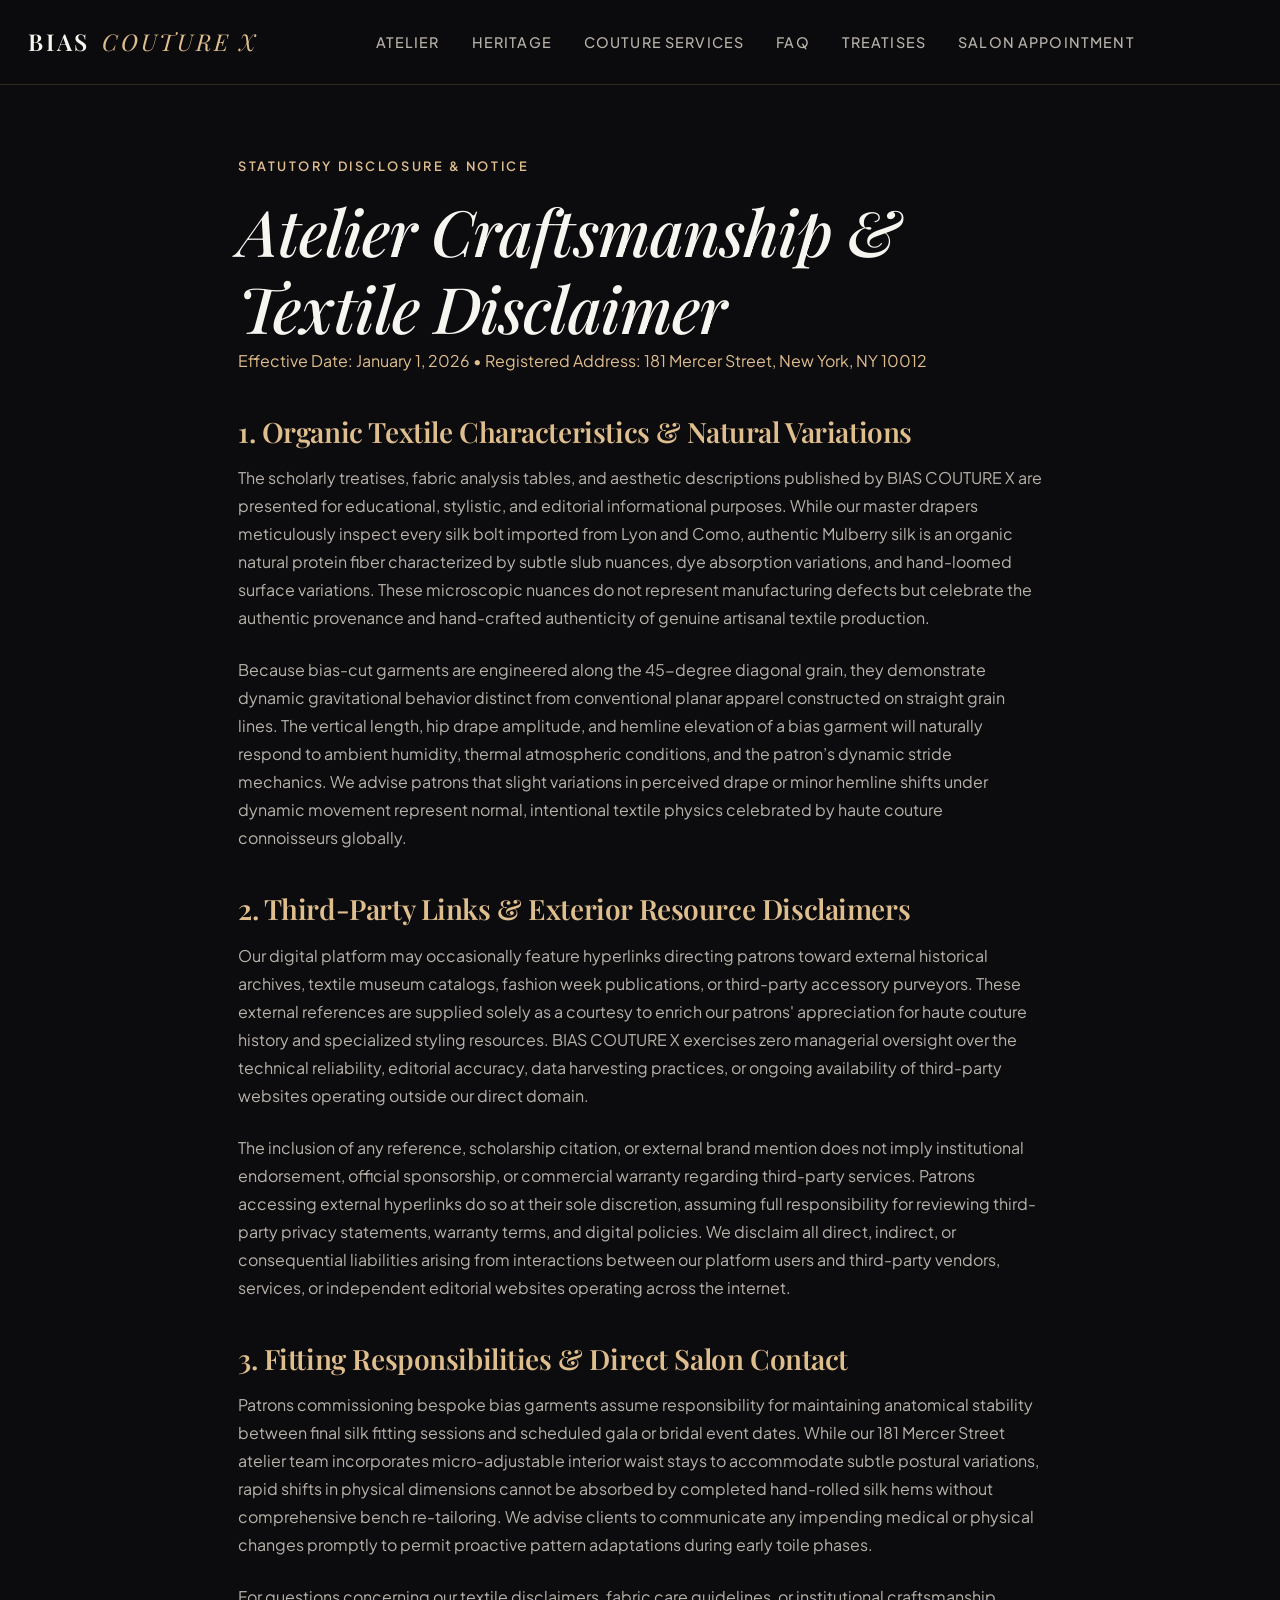
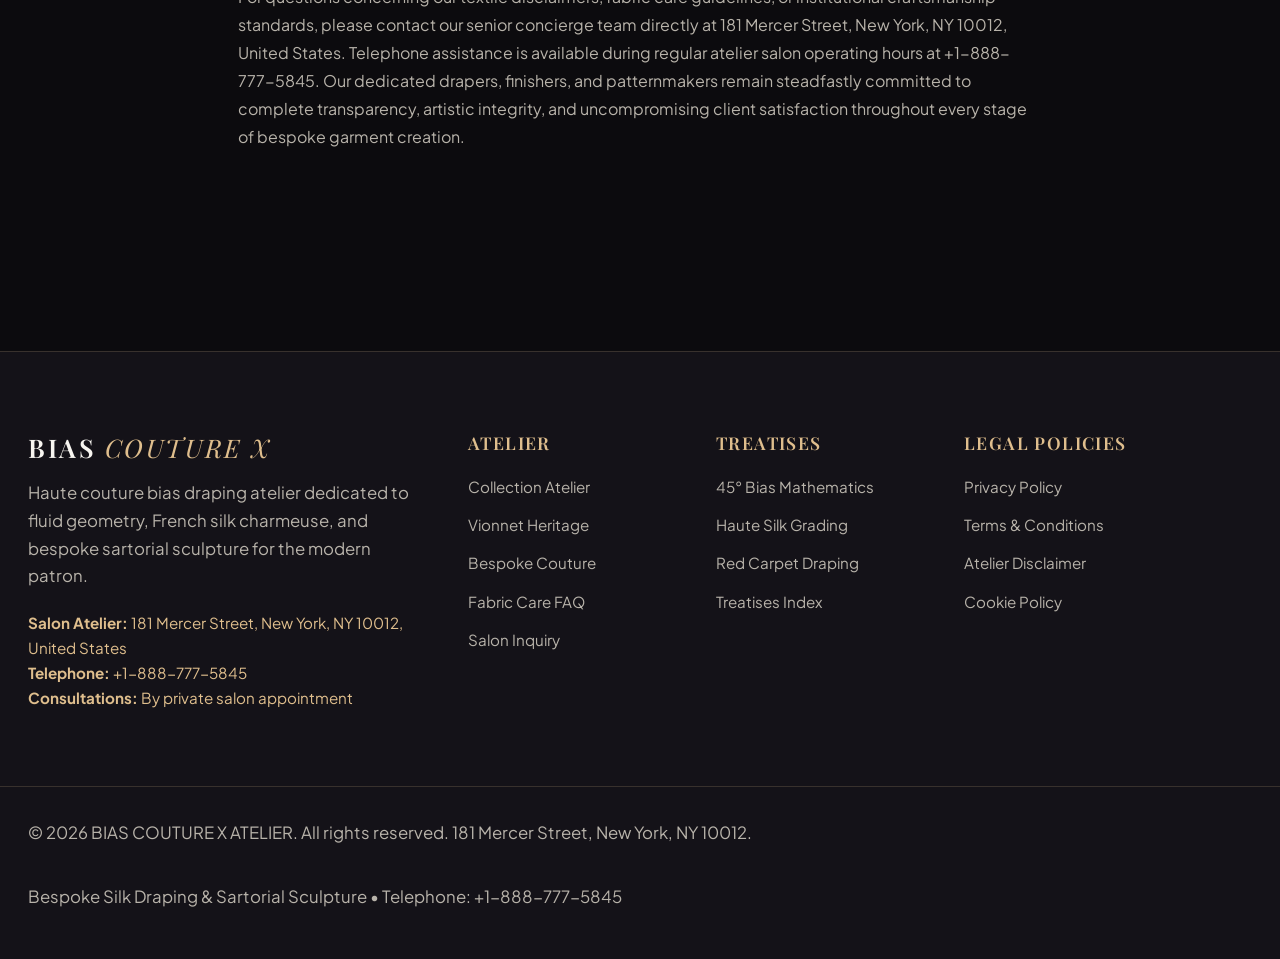
<file: disclaimer.html>
<!DOCTYPE html>
<html lang="en">
<head>
  <meta charset="UTF-8">
  <meta name="viewport" content="width=device-width, initial-scale=1.0">
  <meta name="robots" content="index, follow">
  <!-- Google Analytics Tag -->
  <script async src="https://www.googletagmanager.com/gtag/js?id=G-0LY0HY7L01"></script>
  <script>
    window.dataLayer = window.dataLayer || [];
    function gtag(){dataLayer.push(arguments);}
    gtag('js', new Date());
    gtag('config', 'G-0LY0HY7L01');
  </script>
  <!-- Google Fonts loaded via link tag -->
  <link rel="preconnect" href="https://fonts.googleapis.com">
  <link rel="preconnect" href="https://fonts.gstatic.com" crossorigin>
  <link href="https://fonts.googleapis.com/css2?family=Playfair+Display:ital,wght@0,400..900;1,400..900&family=Plus+Jakarta+Sans:wght@300;400;500;600;700&display=swap" rel="stylesheet">
  <link rel="stylesheet" href="assets/css/style.css">

  <title>Atelier Disclaimer | BIAS COUTURE X</title>
  <meta name="description" content="Official Atelier Disclaimer regarding natural silk variations, bias grain behavior, and editorial information at BIAS COUTURE X, 181 Mercer Street NYC.">
  <link rel="canonical" href="https://biascouturex.com/disclaimer.html">
</head>
<body>
  <header class="site-header">
    <div class="container nav-inner">
      <a href="index.html" class="brand-logo">
        BIAS <span>COUTURE X</span>
      </a>
      <ul class="desktop-nav">
        <li><a href="index.html" class="">Atelier</a></li>
        <li><a href="about.html" class="">Heritage</a></li>
        <li><a href="services.html" class="">Couture Services</a></li>
        <li><a href="faq.html" class="">FAQ</a></li>
        <li><a href="blog.html" class="">Treatises</a></li>
        <li><a href="contact.html" class="">Salon Appointment</a></li>
      </ul>
      <div class="nav-actions">
        <a href="contact.html" class="btn btn-champagne" style="display:none; @media(min-width:768px){display:inline-flex;}">Consultation</a>
        <button class="mobile-toggle" id="mobile-toggle" aria-label="Toggle navigation drawer">
          <svg viewBox="0 0 24 24" fill="none" stroke="currentColor" stroke-width="2"><path d="M4 6h16M4 12h16M4 18h16"/></svg>
        </button>
      </div>
    </div>
  </header>
  
  <div class="drawer-overlay" id="drawer-overlay"></div>
  <div class="mobile-drawer" id="mobile-drawer">
    <div class="drawer-header">
      <div class="brand-logo" style="font-size:1.2rem;">BIAS <span>COUTURE X</span></div>
      <button class="drawer-close" id="drawer-close" aria-label="Close drawer">&times;</button>
    </div>
    <ul class="drawer-nav">
      <li><a href="index.html">Atelier</a></li>
      <li><a href="about.html">Heritage & Geometry</a></li>
      <li><a href="services.html">Couture Services</a></li>
      <li><a href="faq.html">Atelier FAQ</a></li>
      <li><a href="blog.html">Couture Treatises</a></li>
      <li><a href="contact.html">Private Salon</a></li>
    </ul>
    <div class="drawer-footer">
      <p style="margin-bottom:0.5rem; color:#dfbe8d;">181 Mercer Street, New York, NY 10012</p>
      <p style="margin-bottom:0.5rem;">Direct: +1-888-777-5845</p>
      <p style="font-size:0.75rem;">Appointments Monday through Saturday.</p>
    </div>
  </div>
  
  <section class="section" style="padding-top:calc(var(--spacing-xxl) + 2rem);">
    <div class="container container-narrow policy-content">
      <span class="eyebrow">Statutory Disclosure & Notice</span>
      <h1>Atelier Craftsmanship & Textile Disclaimer</h1>
      <p style="color:var(--color-champagne); margin-bottom:2.5rem;">Effective Date: January 1, 2026 • Registered Address: 181 Mercer Street, New York, NY 10012</p>

      <section>
        <h2>1. Organic Textile Characteristics & Natural Variations</h2>
        <p>The scholarly treatises, fabric analysis tables, and aesthetic descriptions published by BIAS COUTURE X are presented for educational, stylistic, and editorial informational purposes. While our master drapers meticulously inspect every silk bolt imported from Lyon and Como, authentic Mulberry silk is an organic natural protein fiber characterized by subtle slub nuances, dye absorption variations, and hand-loomed surface variations. These microscopic nuances do not represent manufacturing defects but celebrate the authentic provenance and hand-crafted authenticity of genuine artisanal textile production.</p>
        <p>Because bias-cut garments are engineered along the 45-degree diagonal grain, they demonstrate dynamic gravitational behavior distinct from conventional planar apparel constructed on straight grain lines. The vertical length, hip drape amplitude, and hemline elevation of a bias garment will naturally respond to ambient humidity, thermal atmospheric conditions, and the patron’s dynamic stride mechanics. We advise patrons that slight variations in perceived drape or minor hemline shifts under dynamic movement represent normal, intentional textile physics celebrated by haute couture connoisseurs globally.</p>
      </section>

      <section>
        <h2>2. Third-Party Links & Exterior Resource Disclaimers</h2>
        <p>Our digital platform may occasionally feature hyperlinks directing patrons toward external historical archives, textile museum catalogs, fashion week publications, or third-party accessory purveyors. These external references are supplied solely as a courtesy to enrich our patrons' appreciation for haute couture history and specialized styling resources. BIAS COUTURE X exercises zero managerial oversight over the technical reliability, editorial accuracy, data harvesting practices, or ongoing availability of third-party websites operating outside our direct domain.</p>
        <p>The inclusion of any reference, scholarship citation, or external brand mention does not imply institutional endorsement, official sponsorship, or commercial warranty regarding third-party services. Patrons accessing external hyperlinks do so at their sole discretion, assuming full responsibility for reviewing third-party privacy statements, warranty terms, and digital policies. We disclaim all direct, indirect, or consequential liabilities arising from interactions between our platform users and third-party vendors, services, or independent editorial websites operating across the internet.</p>
      </section>

      <section>
        <h2>3. Fitting Responsibilities & Direct Salon Contact</h2>
        <p>Patrons commissioning bespoke bias garments assume responsibility for maintaining anatomical stability between final silk fitting sessions and scheduled gala or bridal event dates. While our 181 Mercer Street atelier team incorporates micro-adjustable interior waist stays to accommodate subtle postural variations, rapid shifts in physical dimensions cannot be absorbed by completed hand-rolled silk hems without comprehensive bench re-tailoring. We advise clients to communicate any impending medical or physical changes promptly to permit proactive pattern adaptations during early toile phases.</p>
        <p>For questions concerning our textile disclaimers, fabric care guidelines, or institutional craftsmanship standards, please contact our senior concierge team directly at 181 Mercer Street, New York, NY 10012, United States. Telephone assistance is available during regular atelier salon operating hours at +1-888-777-5845. Our dedicated drapers, finishers, and patternmakers remain steadfastly committed to complete transparency, artistic integrity, and uncompromising client satisfaction throughout every stage of bespoke garment creation.</p>
      </section>
    </div>
  </section>

  <footer class="site-footer">
    <div class="container footer-grid">
      <div class="footer-brand">
        <h3>BIAS <span style="color:#dfbe8d; font-style:italic; font-weight:400;">COUTURE X</span></h3>
        <p>Haute couture bias draping atelier dedicated to fluid geometry, French silk charmeuse, and bespoke sartorial sculpture for the modern patron.</p>
        <p style="color:#dfbe8d; font-size:0.95rem; margin-top:1rem;">
          <strong>Salon Atelier:</strong> 181 Mercer Street, New York, NY 10012, United States<br>
          <strong>Telephone:</strong> +1-888-777-5845<br>
          <strong>Consultations:</strong> By private salon appointment
        </p>
      </div>
      <div class="footer-nav-col">
        <h5>Atelier</h5>
        <ul>
          <li><a href="index.html">Collection Atelier</a></li>
          <li><a href="about.html">Vionnet Heritage</a></li>
          <li><a href="services.html">Bespoke Couture</a></li>
          <li><a href="faq.html">Fabric Care FAQ</a></li>
          <li><a href="contact.html">Salon Inquiry</a></li>
        </ul>
      </div>
      <div class="footer-nav-col">
        <h5>Treatises</h5>
        <ul>
          <li><a href="blog/blog-1.html">45° Bias Mathematics</a></li>
          <li><a href="blog/blog-2.html">Haute Silk Grading</a></li>
          <li><a href="blog/blog-3.html">Red Carpet Draping</a></li>
          <li><a href="blog.html">Treatises Index</a></li>
        </ul>
      </div>
      <div class="footer-nav-col">
        <h5>Legal Policies</h5>
        <ul>
          <li><a href="privacy-policy.html">Privacy Policy</a></li>
          <li><a href="terms-and-conditions.html">Terms & Conditions</a></li>
          <li><a href="disclaimer.html">Atelier Disclaimer</a></li>
          <li><a href="cookie-policy.html">Cookie Policy</a></li>
        </ul>
      </div>
    </div>
    <div class="container footer-bottom">
      <p>&copy; 2026 BIAS COUTURE X ATELIER. All rights reserved. 181 Mercer Street, New York, NY 10012.</p>
      <p>Bespoke Silk Draping & Sartorial Sculpture • Telephone: +1-888-777-5845</p>
    </div>
  </footer>
  <script src="assets/js/main.js"></script>
</body>
</html>
</file>
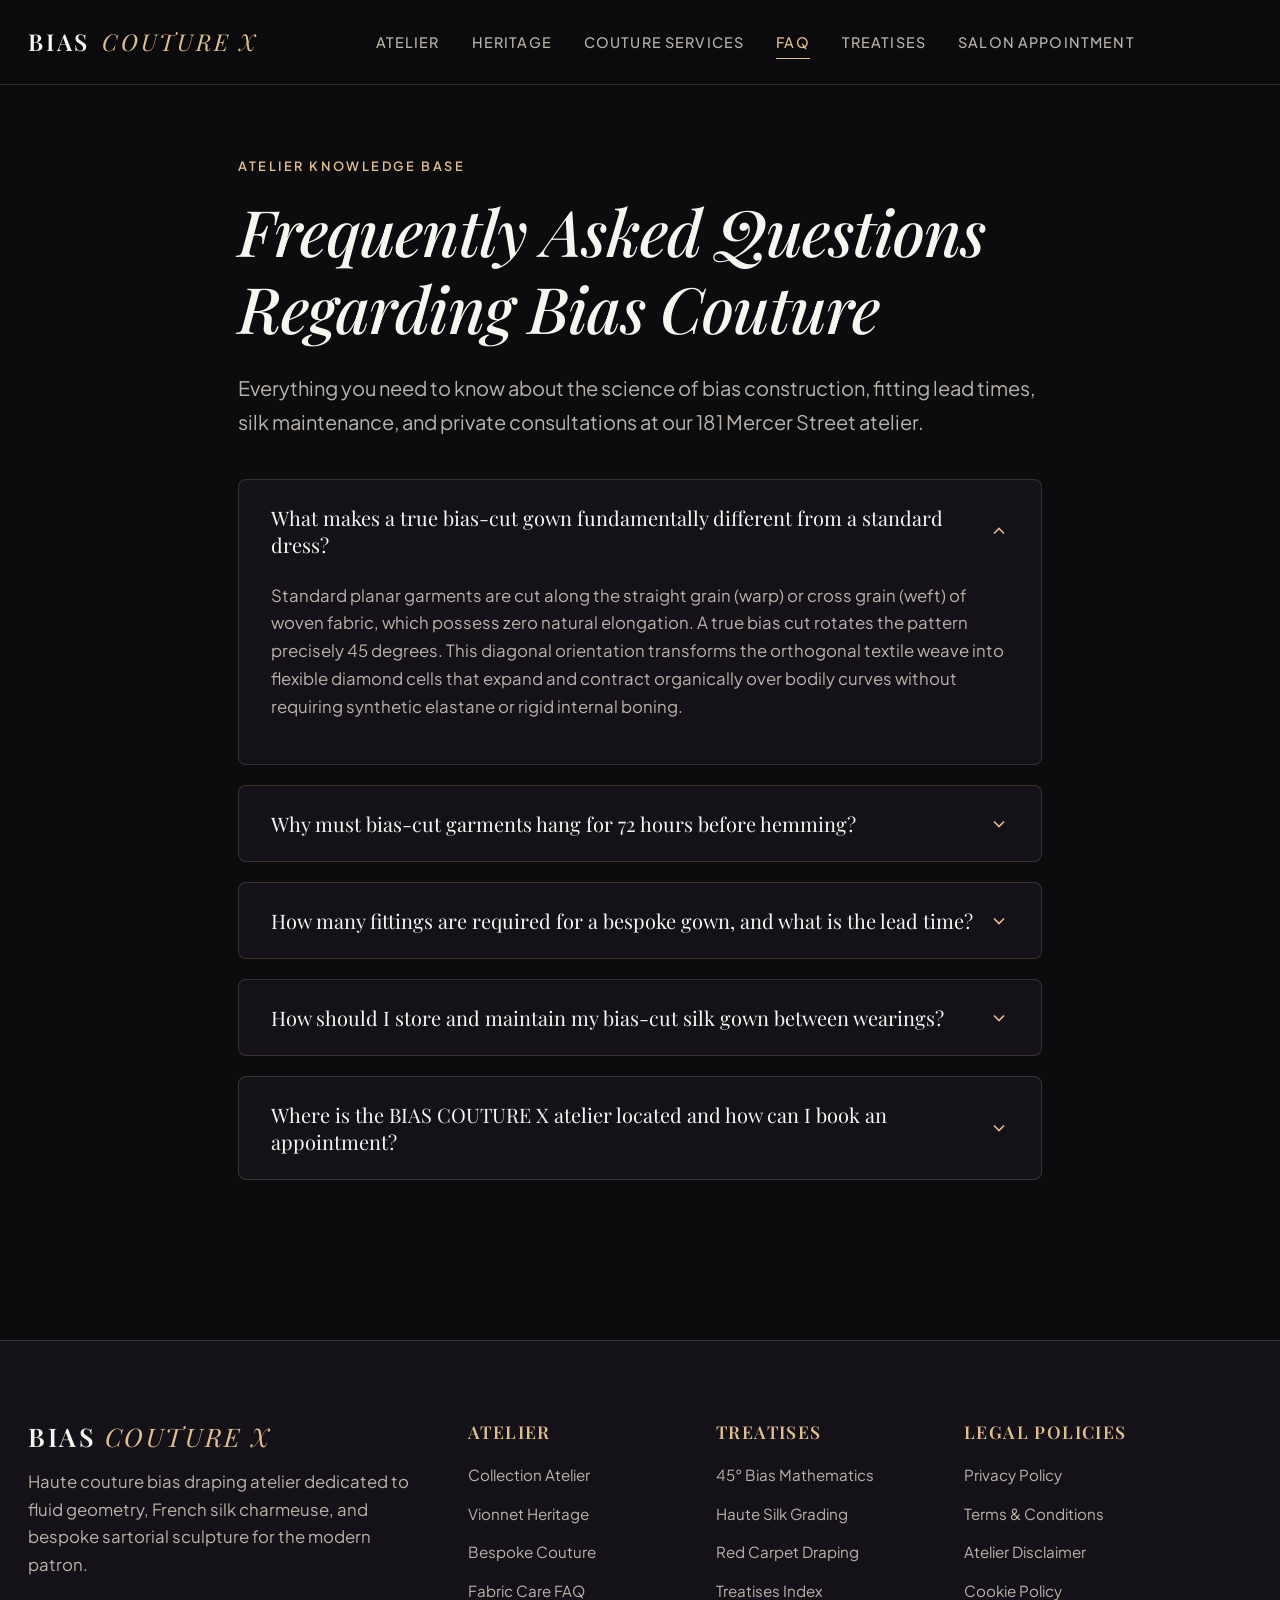
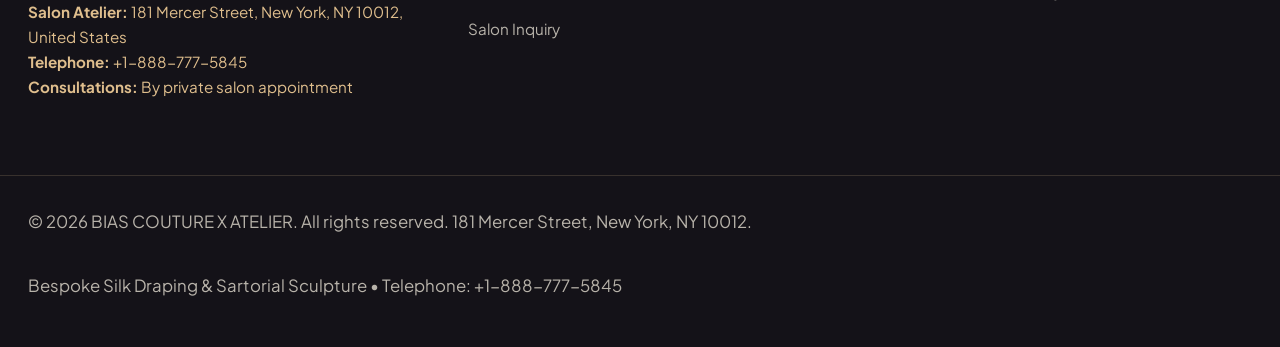
<file: faq.html>
<!DOCTYPE html>
<html lang="en">
<head>
  <meta charset="UTF-8">
  <meta name="viewport" content="width=device-width, initial-scale=1.0">
  <meta name="robots" content="index, follow">
  <!-- Google Analytics Tag -->
  <script async src="https://www.googletagmanager.com/gtag/js?id=G-0LY0HY7L01"></script>
  <script>
    window.dataLayer = window.dataLayer || [];
    function gtag(){dataLayer.push(arguments);}
    gtag('js', new Date());
    gtag('config', 'G-0LY0HY7L01');
  </script>
  <!-- Google Fonts loaded via link tag -->
  <link rel="preconnect" href="https://fonts.googleapis.com">
  <link rel="preconnect" href="https://fonts.gstatic.com" crossorigin>
  <link href="https://fonts.googleapis.com/css2?family=Playfair+Display:ital,wght@0,400..900;1,400..900&family=Plus+Jakarta+Sans:wght@300;400;500;600;700&display=swap" rel="stylesheet">
  <link rel="stylesheet" href="assets/css/style.css">

  <title>Frequently Asked Questions | BIAS COUTURE X Atelier</title>
  <meta name="description" content="Technical questions answered regarding 45-degree bias draping, silk crepe maintenance, salon appointments, and fitting schedules at 181 Mercer Street NYC.">
  <link rel="canonical" href="https://biascouturex.com/faq.html">
</head>
<body>
  <header class="site-header">
    <div class="container nav-inner">
      <a href="index.html" class="brand-logo">
        BIAS <span>COUTURE X</span>
      </a>
      <ul class="desktop-nav">
        <li><a href="index.html" class="">Atelier</a></li>
        <li><a href="about.html" class="">Heritage</a></li>
        <li><a href="services.html" class="">Couture Services</a></li>
        <li><a href="faq.html" class="active">FAQ</a></li>
        <li><a href="blog.html" class="">Treatises</a></li>
        <li><a href="contact.html" class="">Salon Appointment</a></li>
      </ul>
      <div class="nav-actions">
        <a href="contact.html" class="btn btn-champagne" style="display:none; @media(min-width:768px){display:inline-flex;}">Consultation</a>
        <button class="mobile-toggle" id="mobile-toggle" aria-label="Toggle navigation drawer">
          <svg viewBox="0 0 24 24" fill="none" stroke="currentColor" stroke-width="2"><path d="M4 6h16M4 12h16M4 18h16"/></svg>
        </button>
      </div>
    </div>
  </header>
  
  <div class="drawer-overlay" id="drawer-overlay"></div>
  <div class="mobile-drawer" id="mobile-drawer">
    <div class="drawer-header">
      <div class="brand-logo" style="font-size:1.2rem;">BIAS <span>COUTURE X</span></div>
      <button class="drawer-close" id="drawer-close" aria-label="Close drawer">&times;</button>
    </div>
    <ul class="drawer-nav">
      <li><a href="index.html">Atelier</a></li>
      <li><a href="about.html">Heritage & Geometry</a></li>
      <li><a href="services.html">Couture Services</a></li>
      <li><a href="faq.html">Atelier FAQ</a></li>
      <li><a href="blog.html">Couture Treatises</a></li>
      <li><a href="contact.html">Private Salon</a></li>
    </ul>
    <div class="drawer-footer">
      <p style="margin-bottom:0.5rem; color:#dfbe8d;">181 Mercer Street, New York, NY 10012</p>
      <p style="margin-bottom:0.5rem;">Direct: +1-888-777-5845</p>
      <p style="font-size:0.75rem;">Appointments Monday through Saturday.</p>
    </div>
  </div>
  
  <section class="section" style="padding-top:calc(var(--spacing-xxl) + 2rem);">
    <div class="container container-narrow">
      <span class="eyebrow">Atelier Knowledge Base</span>
      <h1>Frequently Asked Questions Regarding Bias Couture</h1>
      <p class="hero-lead">Everything you need to know about the science of bias construction, fitting lead times, silk maintenance, and private consultations at our 181 Mercer Street atelier.</p>
      
      <div class="faq-list">
        <div class="faq-item active">
          <button class="faq-question">
            <span>What makes a true bias-cut gown fundamentally different from a standard dress?</span>
            <svg viewBox="0 0 24 24" fill="none" stroke="currentColor" stroke-width="2"><path d="M6 9l6 6 6-6"/></svg>
          </button>
          <div class="faq-answer">
            <p>Standard planar garments are cut along the straight grain (warp) or cross grain (weft) of woven fabric, which possess zero natural elongation. A true bias cut rotates the pattern precisely 45 degrees. This diagonal orientation transforms the orthogonal textile weave into flexible diamond cells that expand and contract organically over bodily curves without requiring synthetic elastane or rigid internal boning.</p>
          </div>
        </div>

        <div class="faq-item">
          <button class="faq-question">
            <span>Why must bias-cut garments hang for 72 hours before hemming?</span>
            <svg viewBox="0 0 24 24" fill="none" stroke="currentColor" stroke-width="2"><path d="M6 9l6 6 6-6"/></svg>
          </button>
          <div class="faq-answer">
            <p>Because the bias grain relies upon weave cell deformation under gravitational pull, newly assembled silk garments experience progressive elongation known as 'diagonal grain relaxation'. If a hemline is leveled immediately, it will distort unevenly over subsequent wearings. We suspend every commission on dress forms for 72 hours in climate-controlled conditions until grain drop stabilizes completely before leveling the hem.</p>
          </div>
        </div>

        <div class="faq-item">
          <button class="faq-question">
            <span>How many fittings are required for a bespoke gown, and what is the lead time?</span>
            <svg viewBox="0 0 24 24" fill="none" stroke="currentColor" stroke-width="2"><path d="M6 9l6 6 6-6"/></svg>
          </button>
          <div class="faq-answer">
            <p>Our standard couture commission requires three distinct private fittings at our 181 Mercer Street salon: the Muslin Toile Diagnostic, the Silk Suspension Review, and the Final Hand Finish Alignment. Standard lead time is eight to twelve weeks. Expedited commissions for international gala emergencies can be accommodated in four weeks upon request.</p>
          </div>
        </div>

        <div class="faq-item">
          <button class="faq-question">
            <span>How should I store and maintain my bias-cut silk gown between wearings?</span>
            <svg viewBox="0 0 24 24" fill="none" stroke="currentColor" stroke-width="2"><path d="M6 9l6 6 6-6"/></svg>
          </button>
          <div class="faq-answer">
            <p>True bias garments must never be stored on vertical hangers for prolonged periods, as continuous gravitational tension will distort shoulder straps and lengthen the silhouette. We provide each patron with an acid-free archival textile box. Gowns should be loosely folded around acid-free tissue paper rolls and stored horizontally in a cool, moisture-stable environment.</p>
          </div>
        </div>

        <div class="faq-item">
          <button class="faq-question">
            <span>Where is the BIAS COUTURE X atelier located and how can I book an appointment?</span>
            <svg viewBox="0 0 24 24" fill="none" stroke="currentColor" stroke-width="2"><path d="M6 9l6 6 6-6"/></svg>
          </button>
          <div class="faq-answer">
            <p>Our private fitting salon and master draping atelier is located at 181 Mercer Street, New York, NY 10012, United States. Appointments are scheduled exclusively by appointment Monday through Saturday. You can book directly via our online salon dispatch portal or by calling our concierge desk at +1-888-777-5845.</p>
          </div>
        </div>
      </div>
    </div>
  </section>

  <footer class="site-footer">
    <div class="container footer-grid">
      <div class="footer-brand">
        <h3>BIAS <span style="color:#dfbe8d; font-style:italic; font-weight:400;">COUTURE X</span></h3>
        <p>Haute couture bias draping atelier dedicated to fluid geometry, French silk charmeuse, and bespoke sartorial sculpture for the modern patron.</p>
        <p style="color:#dfbe8d; font-size:0.95rem; margin-top:1rem;">
          <strong>Salon Atelier:</strong> 181 Mercer Street, New York, NY 10012, United States<br>
          <strong>Telephone:</strong> +1-888-777-5845<br>
          <strong>Consultations:</strong> By private salon appointment
        </p>
      </div>
      <div class="footer-nav-col">
        <h5>Atelier</h5>
        <ul>
          <li><a href="index.html">Collection Atelier</a></li>
          <li><a href="about.html">Vionnet Heritage</a></li>
          <li><a href="services.html">Bespoke Couture</a></li>
          <li><a href="faq.html">Fabric Care FAQ</a></li>
          <li><a href="contact.html">Salon Inquiry</a></li>
        </ul>
      </div>
      <div class="footer-nav-col">
        <h5>Treatises</h5>
        <ul>
          <li><a href="blog/blog-1.html">45° Bias Mathematics</a></li>
          <li><a href="blog/blog-2.html">Haute Silk Grading</a></li>
          <li><a href="blog/blog-3.html">Red Carpet Draping</a></li>
          <li><a href="blog.html">Treatises Index</a></li>
        </ul>
      </div>
      <div class="footer-nav-col">
        <h5>Legal Policies</h5>
        <ul>
          <li><a href="privacy-policy.html">Privacy Policy</a></li>
          <li><a href="terms-and-conditions.html">Terms & Conditions</a></li>
          <li><a href="disclaimer.html">Atelier Disclaimer</a></li>
          <li><a href="cookie-policy.html">Cookie Policy</a></li>
        </ul>
      </div>
    </div>
    <div class="container footer-bottom">
      <p>&copy; 2026 BIAS COUTURE X ATELIER. All rights reserved. 181 Mercer Street, New York, NY 10012.</p>
      <p>Bespoke Silk Draping & Sartorial Sculpture • Telephone: +1-888-777-5845</p>
    </div>
  </footer>
  <script src="assets/js/main.js"></script>
</body>
</html>
</file>
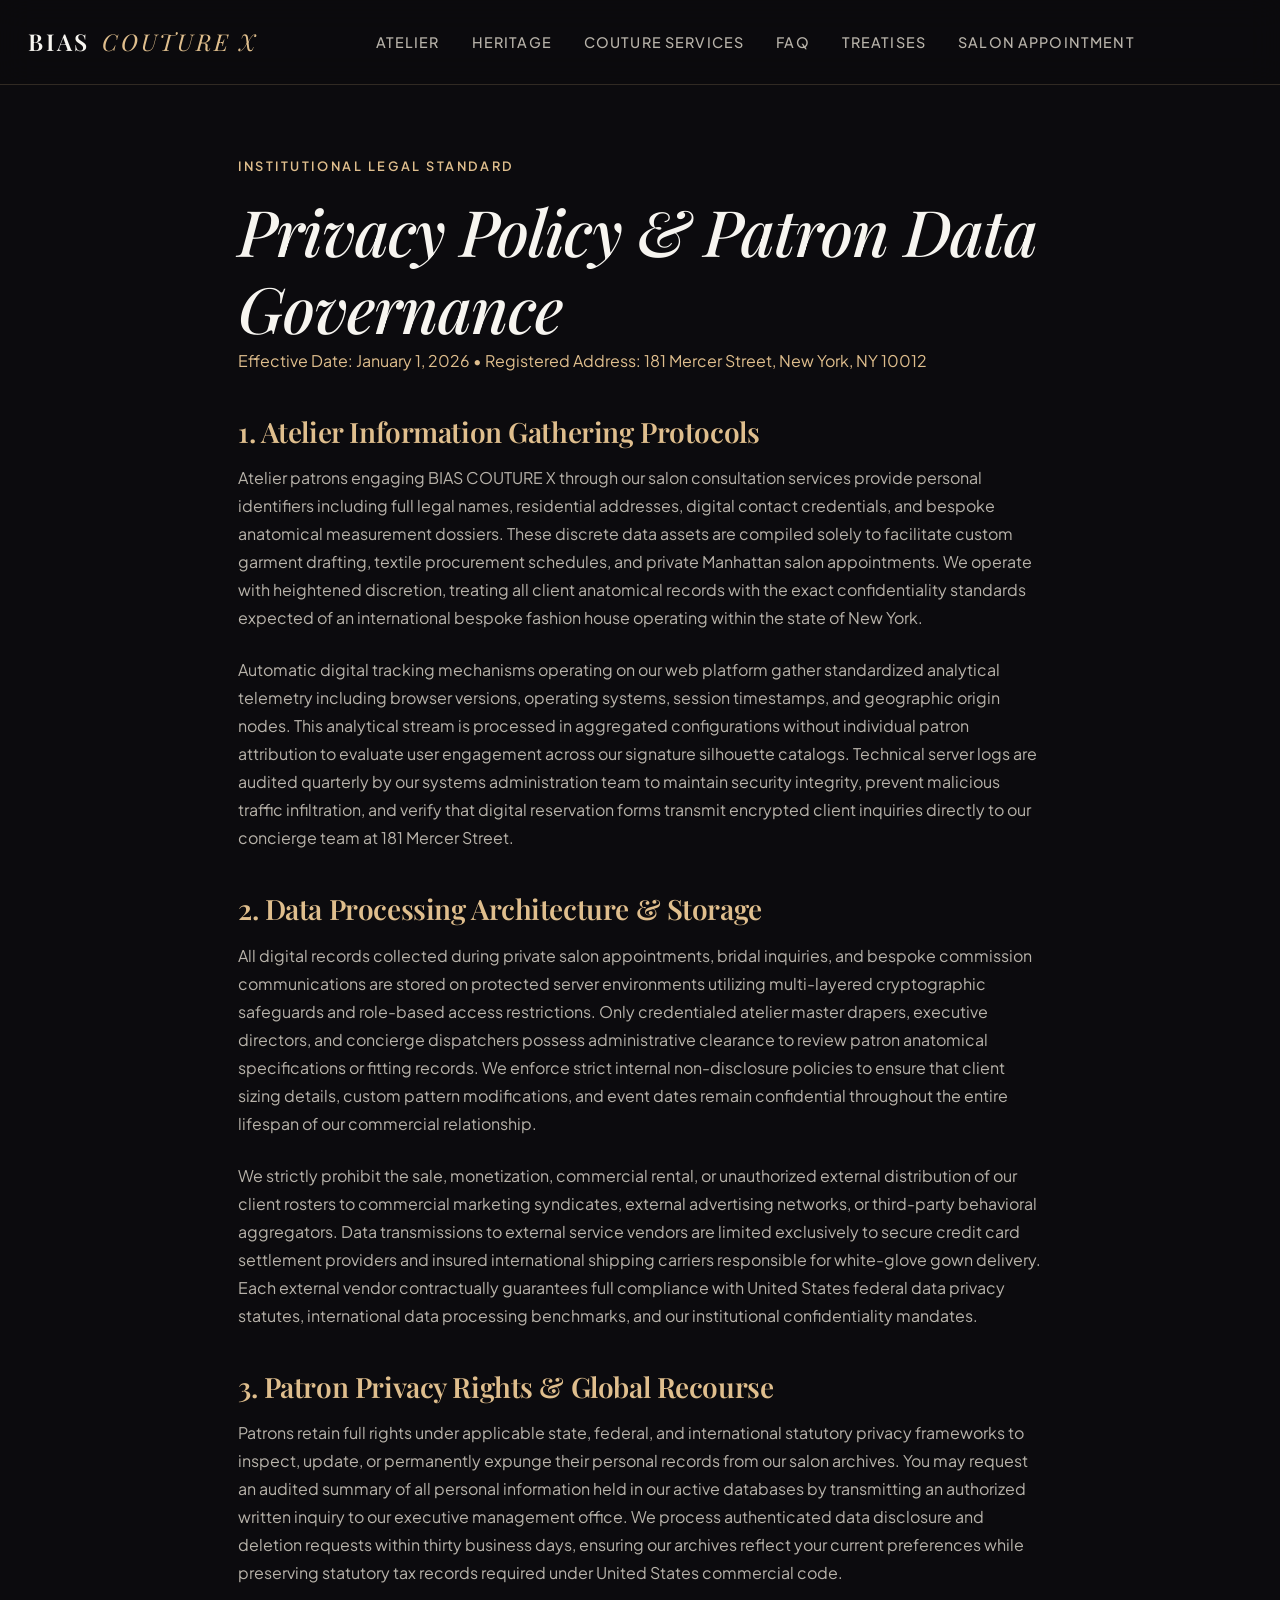
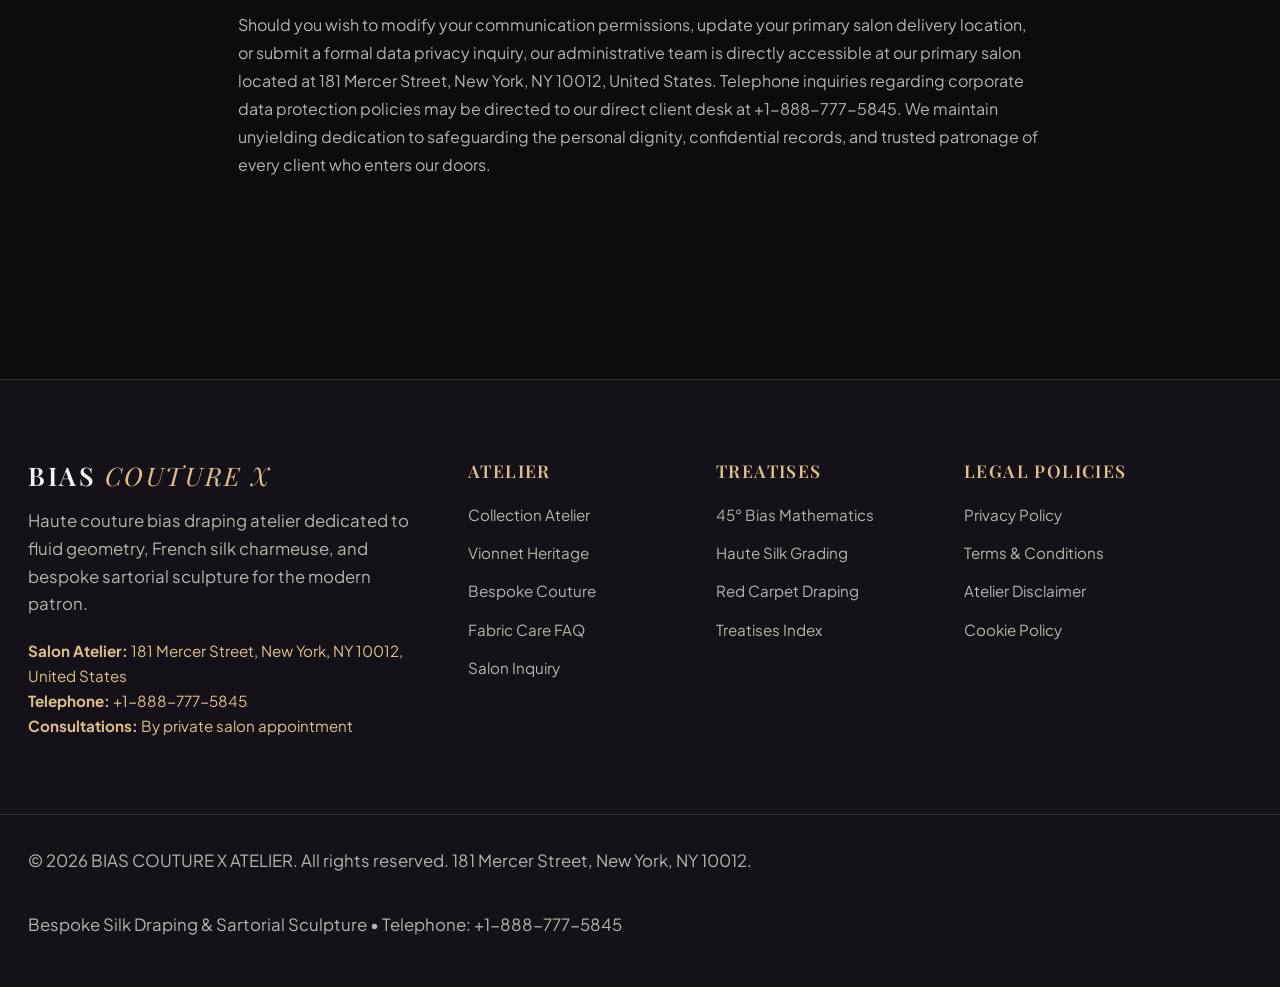
<file: privacy-policy.html>
<!DOCTYPE html>
<html lang="en">
<head>
  <meta charset="UTF-8">
  <meta name="viewport" content="width=device-width, initial-scale=1.0">
  <meta name="robots" content="index, follow">
  <!-- Google Analytics Tag -->
  <script async src="https://www.googletagmanager.com/gtag/js?id=G-0LY0HY7L01"></script>
  <script>
    window.dataLayer = window.dataLayer || [];
    function gtag(){dataLayer.push(arguments);}
    gtag('js', new Date());
    gtag('config', 'G-0LY0HY7L01');
  </script>
  <!-- Google Fonts loaded via link tag -->
  <link rel="preconnect" href="https://fonts.googleapis.com">
  <link rel="preconnect" href="https://fonts.gstatic.com" crossorigin>
  <link href="https://fonts.googleapis.com/css2?family=Playfair+Display:ital,wght@0,400..900;1,400..900&family=Plus+Jakarta+Sans:wght@300;400;500;600;700&display=swap" rel="stylesheet">
  <link rel="stylesheet" href="assets/css/style.css">

  <title>Privacy Policy | BIAS COUTURE X Atelier</title>
  <meta name="description" content="Privacy Policy for BIAS COUTURE X at 181 Mercer Street, New York, NY 10012. Our institutional data protection and patron privacy standards.">
  <link rel="canonical" href="https://biascouturex.com/privacy-policy.html">
</head>
<body>
  <header class="site-header">
    <div class="container nav-inner">
      <a href="index.html" class="brand-logo">
        BIAS <span>COUTURE X</span>
      </a>
      <ul class="desktop-nav">
        <li><a href="index.html" class="">Atelier</a></li>
        <li><a href="about.html" class="">Heritage</a></li>
        <li><a href="services.html" class="">Couture Services</a></li>
        <li><a href="faq.html" class="">FAQ</a></li>
        <li><a href="blog.html" class="">Treatises</a></li>
        <li><a href="contact.html" class="">Salon Appointment</a></li>
      </ul>
      <div class="nav-actions">
        <a href="contact.html" class="btn btn-champagne" style="display:none; @media(min-width:768px){display:inline-flex;}">Consultation</a>
        <button class="mobile-toggle" id="mobile-toggle" aria-label="Toggle navigation drawer">
          <svg viewBox="0 0 24 24" fill="none" stroke="currentColor" stroke-width="2"><path d="M4 6h16M4 12h16M4 18h16"/></svg>
        </button>
      </div>
    </div>
  </header>
  
  <div class="drawer-overlay" id="drawer-overlay"></div>
  <div class="mobile-drawer" id="mobile-drawer">
    <div class="drawer-header">
      <div class="brand-logo" style="font-size:1.2rem;">BIAS <span>COUTURE X</span></div>
      <button class="drawer-close" id="drawer-close" aria-label="Close drawer">&times;</button>
    </div>
    <ul class="drawer-nav">
      <li><a href="index.html">Atelier</a></li>
      <li><a href="about.html">Heritage & Geometry</a></li>
      <li><a href="services.html">Couture Services</a></li>
      <li><a href="faq.html">Atelier FAQ</a></li>
      <li><a href="blog.html">Couture Treatises</a></li>
      <li><a href="contact.html">Private Salon</a></li>
    </ul>
    <div class="drawer-footer">
      <p style="margin-bottom:0.5rem; color:#dfbe8d;">181 Mercer Street, New York, NY 10012</p>
      <p style="margin-bottom:0.5rem;">Direct: +1-888-777-5845</p>
      <p style="font-size:0.75rem;">Appointments Monday through Saturday.</p>
    </div>
  </div>
  
  <section class="section" style="padding-top:calc(var(--spacing-xxl) + 2rem);">
    <div class="container container-narrow policy-content">
      <span class="eyebrow">Institutional Legal Standard</span>
      <h1>Privacy Policy & Patron Data Governance</h1>
      <p style="color:var(--color-champagne); margin-bottom:2.5rem;">Effective Date: January 1, 2026 • Registered Address: 181 Mercer Street, New York, NY 10012</p>

      <section>
        <h2>1. Atelier Information Gathering Protocols</h2>
        <p>Atelier patrons engaging BIAS COUTURE X through our salon consultation services provide personal identifiers including full legal names, residential addresses, digital contact credentials, and bespoke anatomical measurement dossiers. These discrete data assets are compiled solely to facilitate custom garment drafting, textile procurement schedules, and private Manhattan salon appointments. We operate with heightened discretion, treating all client anatomical records with the exact confidentiality standards expected of an international bespoke fashion house operating within the state of New York.</p>
        <p>Automatic digital tracking mechanisms operating on our web platform gather standardized analytical telemetry including browser versions, operating systems, session timestamps, and geographic origin nodes. This analytical stream is processed in aggregated configurations without individual patron attribution to evaluate user engagement across our signature silhouette catalogs. Technical server logs are audited quarterly by our systems administration team to maintain security integrity, prevent malicious traffic infiltration, and verify that digital reservation forms transmit encrypted client inquiries directly to our concierge team at 181 Mercer Street.</p>
      </section>

      <section>
        <h2>2. Data Processing Architecture & Storage</h2>
        <p>All digital records collected during private salon appointments, bridal inquiries, and bespoke commission communications are stored on protected server environments utilizing multi-layered cryptographic safeguards and role-based access restrictions. Only credentialed atelier master drapers, executive directors, and concierge dispatchers possess administrative clearance to review patron anatomical specifications or fitting records. We enforce strict internal non-disclosure policies to ensure that client sizing details, custom pattern modifications, and event dates remain confidential throughout the entire lifespan of our commercial relationship.</p>
        <p>We strictly prohibit the sale, monetization, commercial rental, or unauthorized external distribution of our client rosters to commercial marketing syndicates, external advertising networks, or third-party behavioral aggregators. Data transmissions to external service vendors are limited exclusively to secure credit card settlement providers and insured international shipping carriers responsible for white-glove gown delivery. Each external vendor contractually guarantees full compliance with United States federal data privacy statutes, international data processing benchmarks, and our institutional confidentiality mandates.</p>
      </section>

      <section>
        <h2>3. Patron Privacy Rights & Global Recourse</h2>
        <p>Patrons retain full rights under applicable state, federal, and international statutory privacy frameworks to inspect, update, or permanently expunge their personal records from our salon archives. You may request an audited summary of all personal information held in our active databases by transmitting an authorized written inquiry to our executive management office. We process authenticated data disclosure and deletion requests within thirty business days, ensuring our archives reflect your current preferences while preserving statutory tax records required under United States commercial code.</p>
        <p>Should you wish to modify your communication permissions, update your primary salon delivery location, or submit a formal data privacy inquiry, our administrative team is directly accessible at our primary salon located at 181 Mercer Street, New York, NY 10012, United States. Telephone inquiries regarding corporate data protection policies may be directed to our direct client desk at +1-888-777-5845. We maintain unyielding dedication to safeguarding the personal dignity, confidential records, and trusted patronage of every client who enters our doors.</p>
      </section>
    </div>
  </section>

  <footer class="site-footer">
    <div class="container footer-grid">
      <div class="footer-brand">
        <h3>BIAS <span style="color:#dfbe8d; font-style:italic; font-weight:400;">COUTURE X</span></h3>
        <p>Haute couture bias draping atelier dedicated to fluid geometry, French silk charmeuse, and bespoke sartorial sculpture for the modern patron.</p>
        <p style="color:#dfbe8d; font-size:0.95rem; margin-top:1rem;">
          <strong>Salon Atelier:</strong> 181 Mercer Street, New York, NY 10012, United States<br>
          <strong>Telephone:</strong> +1-888-777-5845<br>
          <strong>Consultations:</strong> By private salon appointment
        </p>
      </div>
      <div class="footer-nav-col">
        <h5>Atelier</h5>
        <ul>
          <li><a href="index.html">Collection Atelier</a></li>
          <li><a href="about.html">Vionnet Heritage</a></li>
          <li><a href="services.html">Bespoke Couture</a></li>
          <li><a href="faq.html">Fabric Care FAQ</a></li>
          <li><a href="contact.html">Salon Inquiry</a></li>
        </ul>
      </div>
      <div class="footer-nav-col">
        <h5>Treatises</h5>
        <ul>
          <li><a href="blog/blog-1.html">45° Bias Mathematics</a></li>
          <li><a href="blog/blog-2.html">Haute Silk Grading</a></li>
          <li><a href="blog/blog-3.html">Red Carpet Draping</a></li>
          <li><a href="blog.html">Treatises Index</a></li>
        </ul>
      </div>
      <div class="footer-nav-col">
        <h5>Legal Policies</h5>
        <ul>
          <li><a href="privacy-policy.html">Privacy Policy</a></li>
          <li><a href="terms-and-conditions.html">Terms & Conditions</a></li>
          <li><a href="disclaimer.html">Atelier Disclaimer</a></li>
          <li><a href="cookie-policy.html">Cookie Policy</a></li>
        </ul>
      </div>
    </div>
    <div class="container footer-bottom">
      <p>&copy; 2026 BIAS COUTURE X ATELIER. All rights reserved. 181 Mercer Street, New York, NY 10012.</p>
      <p>Bespoke Silk Draping & Sartorial Sculpture • Telephone: +1-888-777-5845</p>
    </div>
  </footer>
  <script src="assets/js/main.js"></script>
</body>
</html>
</file>
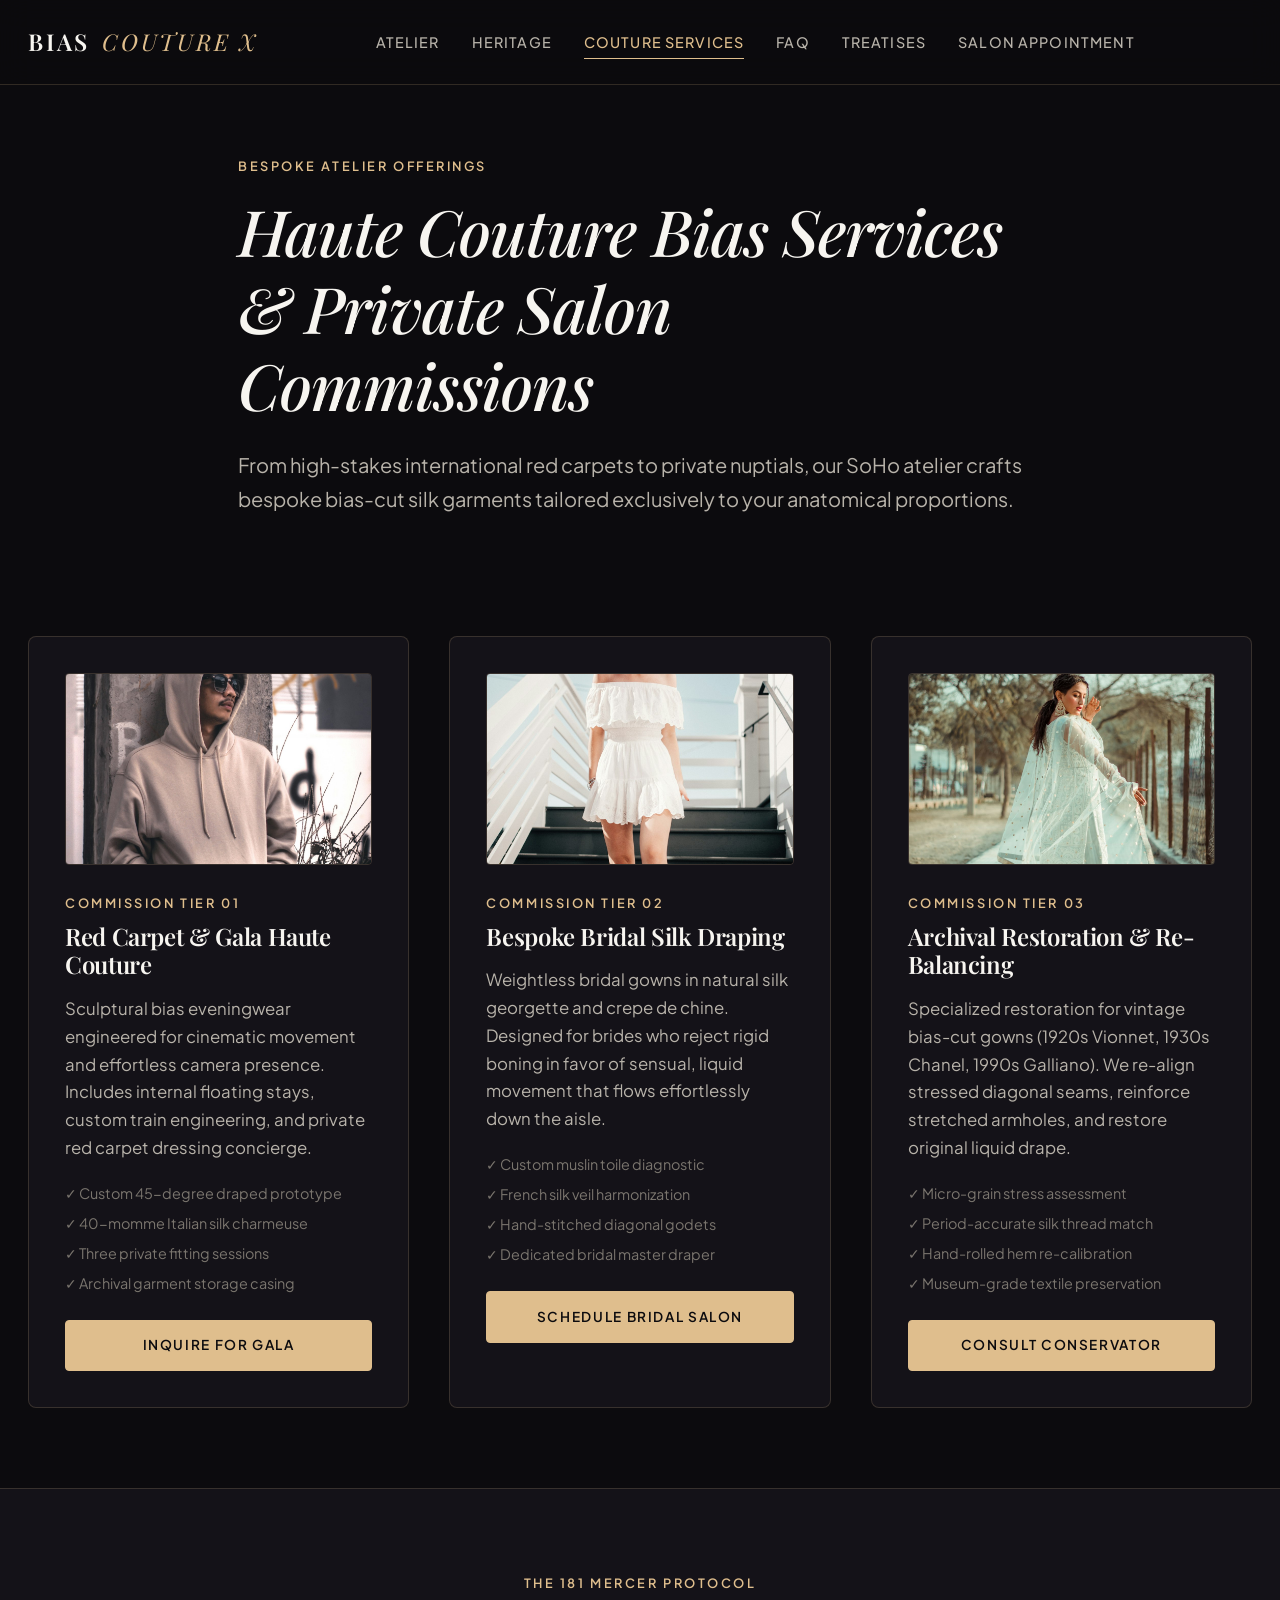
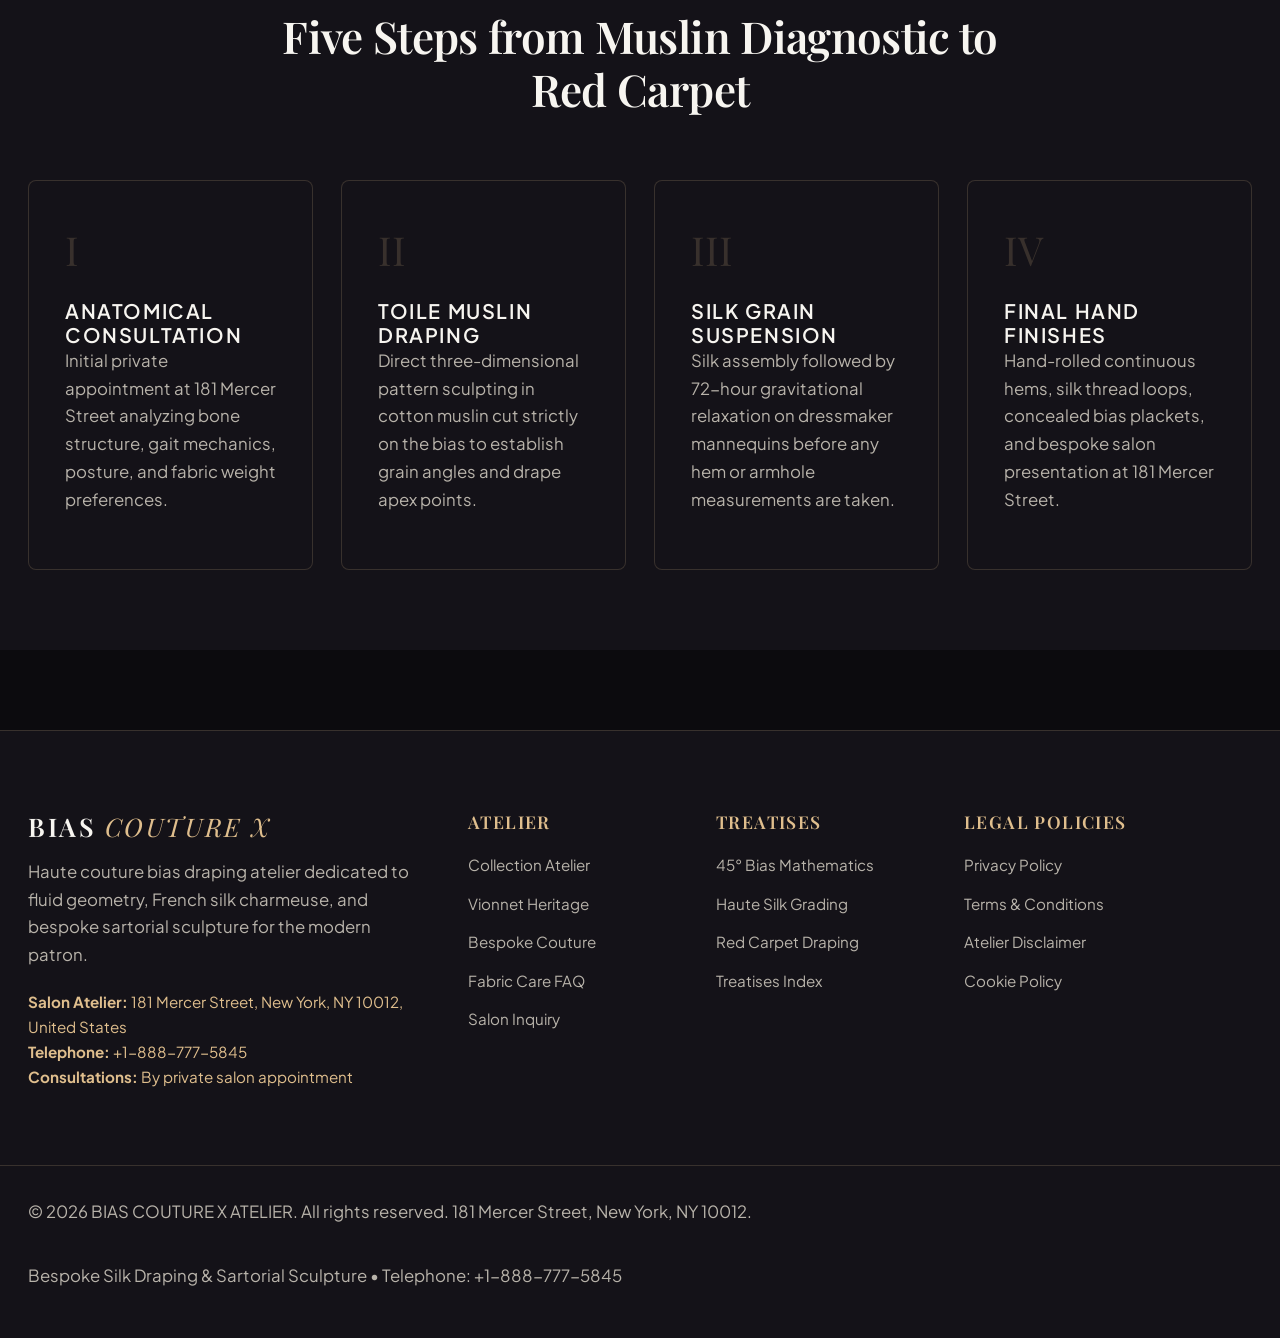
<file: services.html>
<!DOCTYPE html>
<html lang="en">
<head>
  <meta charset="UTF-8">
  <meta name="viewport" content="width=device-width, initial-scale=1.0">
  <meta name="robots" content="index, follow">
  <!-- Google Analytics Tag -->
  <script async src="https://www.googletagmanager.com/gtag/js?id=G-0LY0HY7L01"></script>
  <script>
    window.dataLayer = window.dataLayer || [];
    function gtag(){dataLayer.push(arguments);}
    gtag('js', new Date());
    gtag('config', 'G-0LY0HY7L01');
  </script>
  <!-- Google Fonts loaded via link tag -->
  <link rel="preconnect" href="https://fonts.googleapis.com">
  <link rel="preconnect" href="https://fonts.gstatic.com" crossorigin>
  <link href="https://fonts.googleapis.com/css2?family=Playfair+Display:ital,wght@0,400..900;1,400..900&family=Plus+Jakarta+Sans:wght@300;400;500;600;700&display=swap" rel="stylesheet">
  <link rel="stylesheet" href="assets/css/style.css">

  <title>Couture Services & Commissions | BIAS COUTURE X</title>
  <meta name="description" content="Explore bespoke bias-cut services: Red Carpet Gala Couture, Bespoke Bridal Silk Crepe, Archival Restoration, and Private Manhattan Fittings at 181 Mercer Street.">
  <link rel="canonical" href="https://biascouturex.com/services.html">
</head>
<body>
  <header class="site-header">
    <div class="container nav-inner">
      <a href="index.html" class="brand-logo">
        BIAS <span>COUTURE X</span>
      </a>
      <ul class="desktop-nav">
        <li><a href="index.html" class="">Atelier</a></li>
        <li><a href="about.html" class="">Heritage</a></li>
        <li><a href="services.html" class="active">Couture Services</a></li>
        <li><a href="faq.html" class="">FAQ</a></li>
        <li><a href="blog.html" class="">Treatises</a></li>
        <li><a href="contact.html" class="">Salon Appointment</a></li>
      </ul>
      <div class="nav-actions">
        <a href="contact.html" class="btn btn-champagne" style="display:none; @media(min-width:768px){display:inline-flex;}">Consultation</a>
        <button class="mobile-toggle" id="mobile-toggle" aria-label="Toggle navigation drawer">
          <svg viewBox="0 0 24 24" fill="none" stroke="currentColor" stroke-width="2"><path d="M4 6h16M4 12h16M4 18h16"/></svg>
        </button>
      </div>
    </div>
  </header>
  
  <div class="drawer-overlay" id="drawer-overlay"></div>
  <div class="mobile-drawer" id="mobile-drawer">
    <div class="drawer-header">
      <div class="brand-logo" style="font-size:1.2rem;">BIAS <span>COUTURE X</span></div>
      <button class="drawer-close" id="drawer-close" aria-label="Close drawer">&times;</button>
    </div>
    <ul class="drawer-nav">
      <li><a href="index.html">Atelier</a></li>
      <li><a href="about.html">Heritage & Geometry</a></li>
      <li><a href="services.html">Couture Services</a></li>
      <li><a href="faq.html">Atelier FAQ</a></li>
      <li><a href="blog.html">Couture Treatises</a></li>
      <li><a href="contact.html">Private Salon</a></li>
    </ul>
    <div class="drawer-footer">
      <p style="margin-bottom:0.5rem; color:#dfbe8d;">181 Mercer Street, New York, NY 10012</p>
      <p style="margin-bottom:0.5rem;">Direct: +1-888-777-5845</p>
      <p style="font-size:0.75rem;">Appointments Monday through Saturday.</p>
    </div>
  </div>
  
  <section class="section" style="padding-top:calc(var(--spacing-xxl) + 2rem);">
    <div class="container container-narrow">
      <span class="eyebrow">Bespoke Atelier Offerings</span>
      <h1>Haute Couture Bias Services & Private Salon Commissions</h1>
      <p class="hero-lead">From high-stakes international red carpets to private nuptials, our SoHo atelier crafts bespoke bias-cut silk garments tailored exclusively to your anatomical proportions.</p>
    </div>
  </section>

  <section class="section" style="padding-top:0;">
    <div class="container">
      <div class="grid-3" style="gap:2.5rem;">
        <div class="atelier-card">
          <img src="assets/images/draped_wedding_veil_couture.jpg" alt="French tulle and silk chiffon veil in bridal couture atelier" style="border-radius:var(--radius-sm); aspect-ratio:16/10; object-fit:cover; margin-bottom:1.5rem; border:1px solid var(--color-border-subtle);">
          <span class="eyebrow" style="margin-bottom:0.5rem;">Commission Tier 01</span>
          <h3>Red Carpet & Gala Haute Couture</h3>
          <p>Sculptural bias eveningwear engineered for cinematic movement and effortless camera presence. Includes internal floating stays, custom train engineering, and private red carpet dressing concierge.</p>
          <ul style="list-style:none; margin:1rem 0 1.5rem; color:var(--color-text-subtle); font-size:0.9rem; display:flex; flex-direction:column; gap:0.4rem;">
            <li>✓ Custom 45-degree draped prototype</li>
            <li>✓ 40-momme Italian silk charmeuse</li>
            <li>✓ Three private fitting sessions</li>
            <li>✓ Archival garment storage casing</li>
          </ul>
          <a href="contact.html" class="btn btn-champagne" style="width:100%;">Inquire for Gala</a>
        </div>

        <div class="atelier-card">
          <img src="assets/images/couture_fitting_form_mannequin.jpg" alt="Stockman dressmaker mannequin with draped bias muslin" style="border-radius:var(--radius-sm); aspect-ratio:16/10; object-fit:cover; margin-bottom:1.5rem; border:1px solid var(--color-border-subtle);">
          <span class="eyebrow" style="margin-bottom:0.5rem;">Commission Tier 02</span>
          <h3>Bespoke Bridal Silk Draping</h3>
          <p>Weightless bridal gowns in natural silk georgette and crepe de chine. Designed for brides who reject rigid boning in favor of sensual, liquid movement that flows effortlessly down the aisle.</p>
          <ul style="list-style:none; margin:1rem 0 1.5rem; color:var(--color-text-subtle); font-size:0.9rem; display:flex; flex-direction:column; gap:0.4rem;">
            <li>✓ Custom muslin toile diagnostic</li>
            <li>✓ French silk veil harmonization</li>
            <li>✓ Hand-stitched diagonal godets</li>
            <li>✓ Dedicated bridal master draper</li>
          </ul>
          <a href="contact.html" class="btn btn-champagne" style="width:100%;">Schedule Bridal Salon</a>
        </div>

        <div class="atelier-card">
          <img src="assets/images/runway_fashion_couture_moment.jpg" alt="Runway couture presentation at Paris Fashion Week" style="border-radius:var(--radius-sm); aspect-ratio:16/10; object-fit:cover; margin-bottom:1.5rem; border:1px solid var(--color-border-subtle);">
          <span class="eyebrow" style="margin-bottom:0.5rem;">Commission Tier 03</span>
          <h3>Archival Restoration & Re-Balancing</h3>
          <p>Specialized restoration for vintage bias-cut gowns (1920s Vionnet, 1930s Chanel, 1990s Galliano). We re-align stressed diagonal seams, reinforce stretched armholes, and restore original liquid drape.</p>
          <ul style="list-style:none; margin:1rem 0 1.5rem; color:var(--color-text-subtle); font-size:0.9rem; display:flex; flex-direction:column; gap:0.4rem;">
            <li>✓ Micro-grain stress assessment</li>
            <li>✓ Period-accurate silk thread match</li>
            <li>✓ Hand-rolled hem re-calibration</li>
            <li>✓ Museum-grade textile preservation</li>
          </ul>
          <a href="contact.html" class="btn btn-champagne" style="width:100%;">Consult Conservator</a>
        </div>
      </div>
    </div>
  </section>

  <!-- Section: Commission Process Steps -->
  <section class="section" style="background-color:var(--color-bg-surface); border-top:1px solid var(--color-border-subtle);">
    <div class="container">
      <div style="text-align:center; max-width:720px; margin:0 auto 4rem;">
        <span class="eyebrow">The 181 Mercer Protocol</span>
        <h2>Five Steps from Muslin Diagnostic to Red Carpet</h2>
      </div>
      <div class="grid-4" style="gap:1.75rem;">
        <div class="atelier-card">
          <span class="card-num">I</span>
          <h4>Anatomical Consultation</h4>
          <p>Initial private appointment at 181 Mercer Street analyzing bone structure, gait mechanics, posture, and fabric weight preferences.</p>
        </div>
        <div class="atelier-card">
          <span class="card-num">II</span>
          <h4>Toile Muslin Draping</h4>
          <p>Direct three-dimensional pattern sculpting in cotton muslin cut strictly on the bias to establish grain angles and drape apex points.</p>
        </div>
        <div class="atelier-card">
          <span class="card-num">III</span>
          <h4>Silk Grain Suspension</h4>
          <p>Silk assembly followed by 72-hour gravitational relaxation on dressmaker mannequins before any hem or armhole measurements are taken.</p>
        </div>
        <div class="atelier-card">
          <span class="card-num">IV</span>
          <h4>Final Hand Finishes</h4>
          <p>Hand-rolled continuous hems, silk thread loops, concealed bias plackets, and bespoke salon presentation at 181 Mercer Street.</p>
        </div>
      </div>
    </div>
  </section>

  <footer class="site-footer">
    <div class="container footer-grid">
      <div class="footer-brand">
        <h3>BIAS <span style="color:#dfbe8d; font-style:italic; font-weight:400;">COUTURE X</span></h3>
        <p>Haute couture bias draping atelier dedicated to fluid geometry, French silk charmeuse, and bespoke sartorial sculpture for the modern patron.</p>
        <p style="color:#dfbe8d; font-size:0.95rem; margin-top:1rem;">
          <strong>Salon Atelier:</strong> 181 Mercer Street, New York, NY 10012, United States<br>
          <strong>Telephone:</strong> +1-888-777-5845<br>
          <strong>Consultations:</strong> By private salon appointment
        </p>
      </div>
      <div class="footer-nav-col">
        <h5>Atelier</h5>
        <ul>
          <li><a href="index.html">Collection Atelier</a></li>
          <li><a href="about.html">Vionnet Heritage</a></li>
          <li><a href="services.html">Bespoke Couture</a></li>
          <li><a href="faq.html">Fabric Care FAQ</a></li>
          <li><a href="contact.html">Salon Inquiry</a></li>
        </ul>
      </div>
      <div class="footer-nav-col">
        <h5>Treatises</h5>
        <ul>
          <li><a href="blog/blog-1.html">45° Bias Mathematics</a></li>
          <li><a href="blog/blog-2.html">Haute Silk Grading</a></li>
          <li><a href="blog/blog-3.html">Red Carpet Draping</a></li>
          <li><a href="blog.html">Treatises Index</a></li>
        </ul>
      </div>
      <div class="footer-nav-col">
        <h5>Legal Policies</h5>
        <ul>
          <li><a href="privacy-policy.html">Privacy Policy</a></li>
          <li><a href="terms-and-conditions.html">Terms & Conditions</a></li>
          <li><a href="disclaimer.html">Atelier Disclaimer</a></li>
          <li><a href="cookie-policy.html">Cookie Policy</a></li>
        </ul>
      </div>
    </div>
    <div class="container footer-bottom">
      <p>&copy; 2026 BIAS COUTURE X ATELIER. All rights reserved. 181 Mercer Street, New York, NY 10012.</p>
      <p>Bespoke Silk Draping & Sartorial Sculpture • Telephone: +1-888-777-5845</p>
    </div>
  </footer>
  <script src="assets/js/main.js"></script>
</body>
</html>
</file>
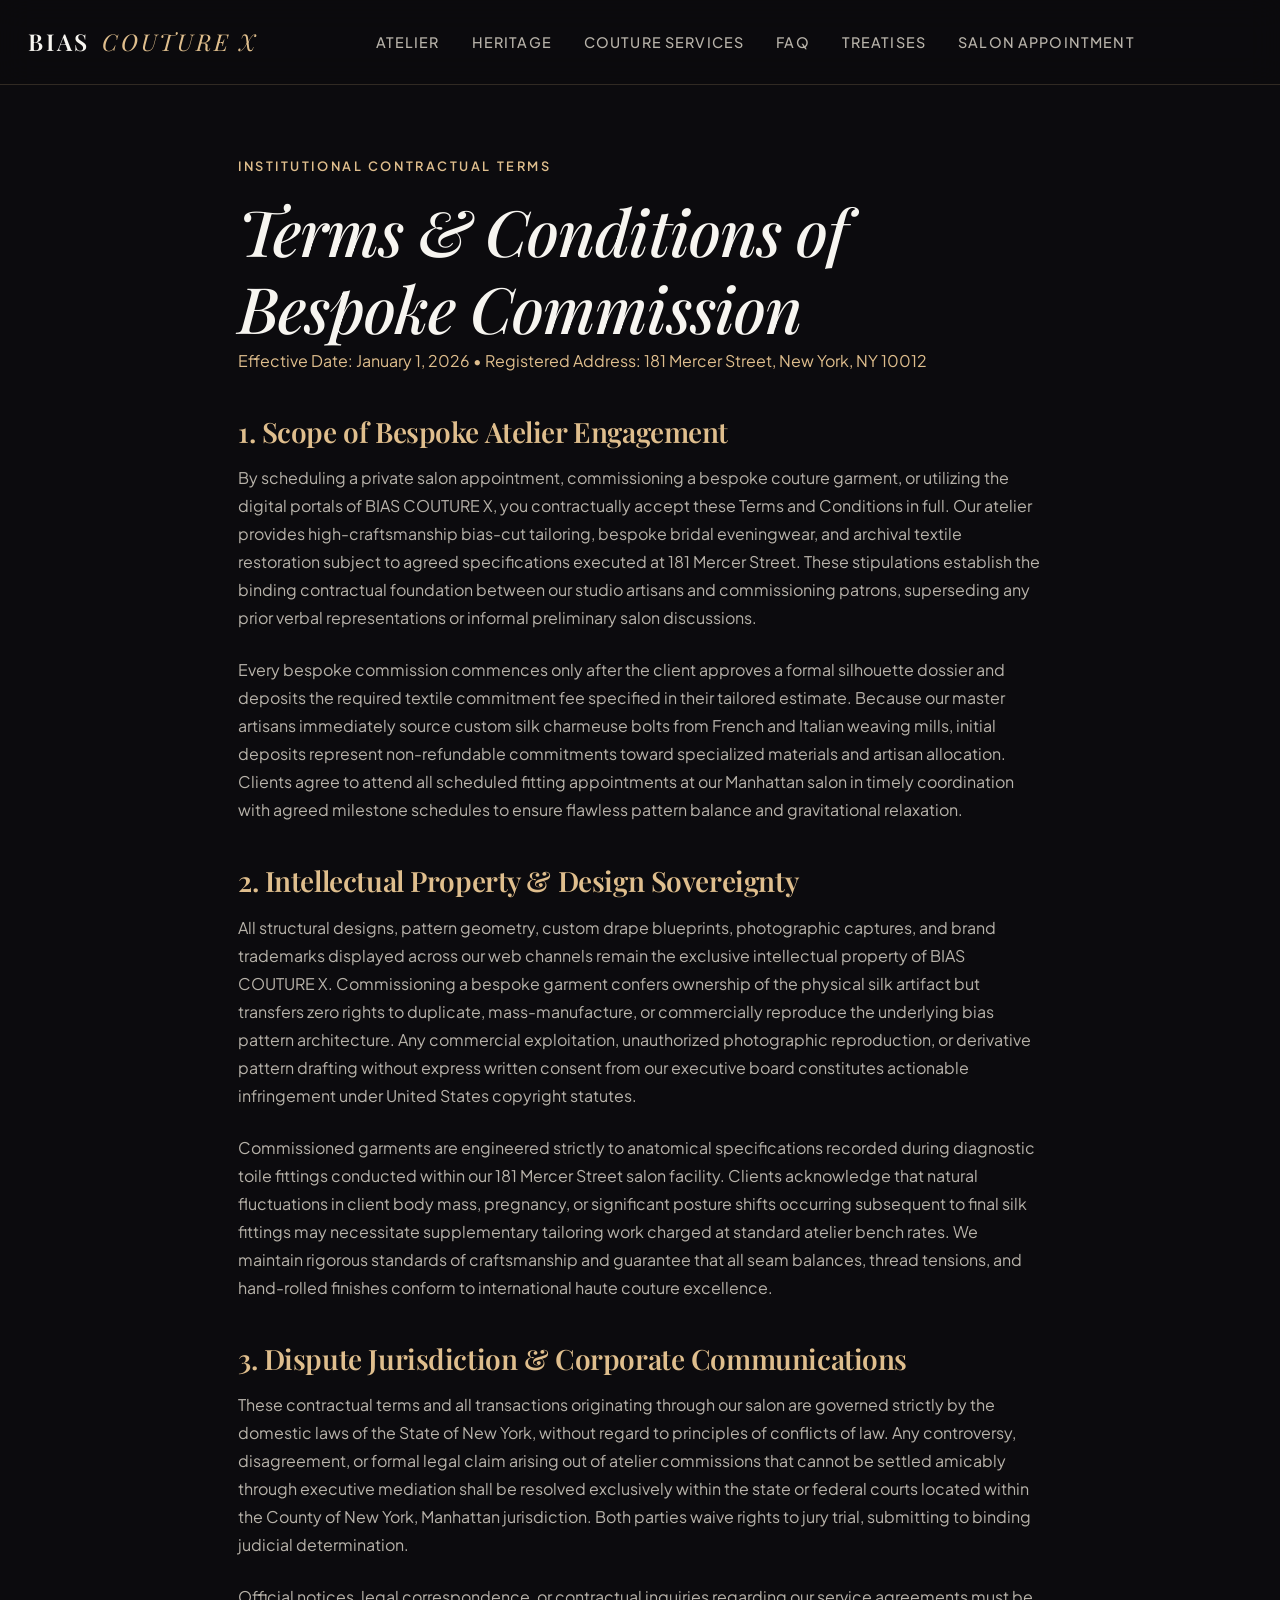
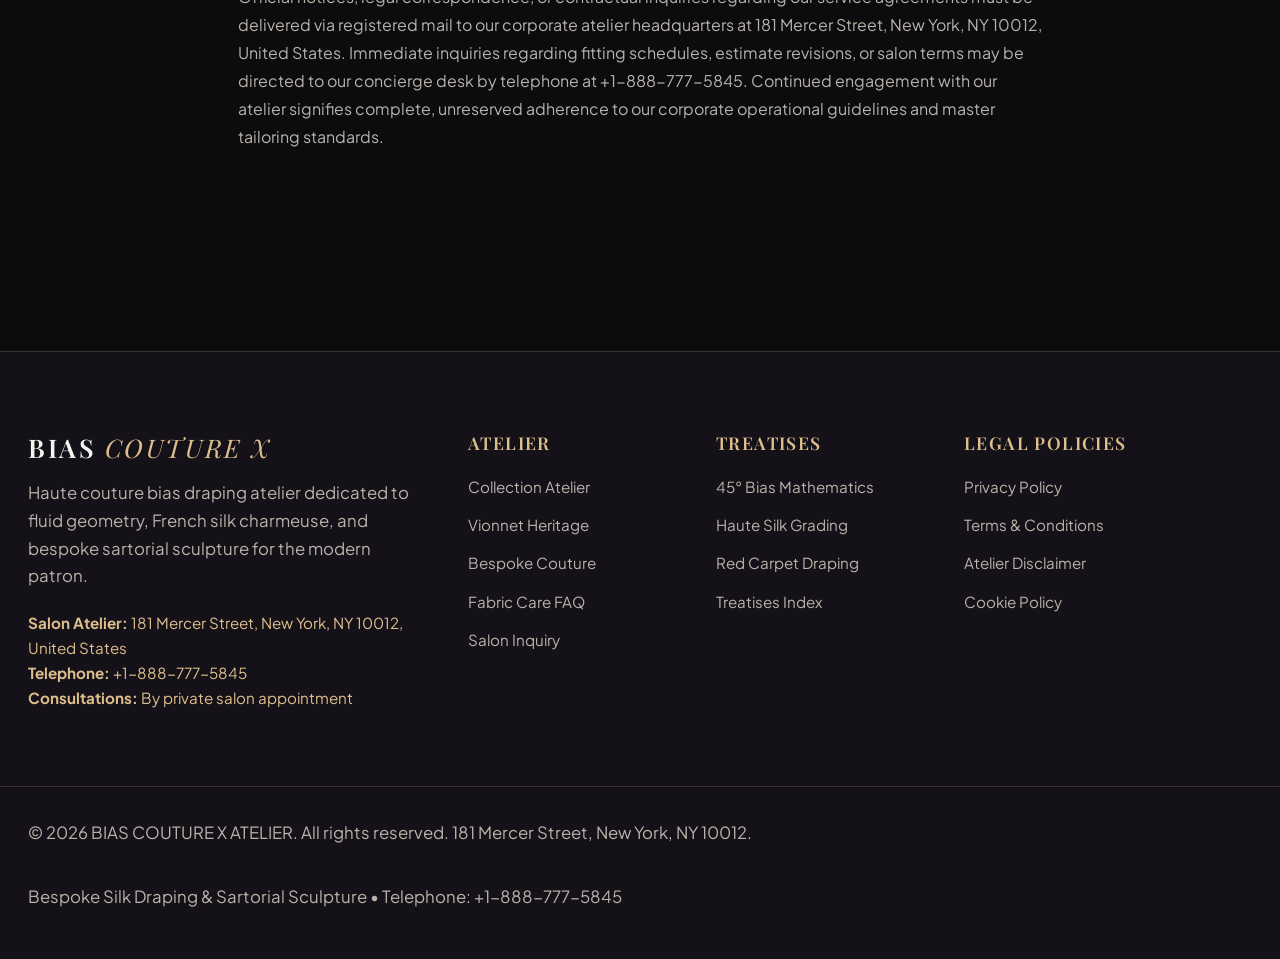
<file: terms-and-conditions.html>
<!DOCTYPE html>
<html lang="en">
<head>
  <meta charset="UTF-8">
  <meta name="viewport" content="width=device-width, initial-scale=1.0">
  <meta name="robots" content="index, follow">
  <!-- Google Analytics Tag -->
  <script async src="https://www.googletagmanager.com/gtag/js?id=G-0LY0HY7L01"></script>
  <script>
    window.dataLayer = window.dataLayer || [];
    function gtag(){dataLayer.push(arguments);}
    gtag('js', new Date());
    gtag('config', 'G-0LY0HY7L01');
  </script>
  <!-- Google Fonts loaded via link tag -->
  <link rel="preconnect" href="https://fonts.googleapis.com">
  <link rel="preconnect" href="https://fonts.gstatic.com" crossorigin>
  <link href="https://fonts.googleapis.com/css2?family=Playfair+Display:ital,wght@0,400..900;1,400..900&family=Plus+Jakarta+Sans:wght@300;400;500;600;700&display=swap" rel="stylesheet">
  <link rel="stylesheet" href="assets/css/style.css">

  <title>Terms & Conditions | BIAS COUTURE X Atelier</title>
  <meta name="description" content="Terms and Conditions governing bespoke couture commissions, salon consultations, and fitting schedules at BIAS COUTURE X, 181 Mercer Street, New York.">
  <link rel="canonical" href="https://biascouturex.com/terms-and-conditions.html">
</head>
<body>
  <header class="site-header">
    <div class="container nav-inner">
      <a href="index.html" class="brand-logo">
        BIAS <span>COUTURE X</span>
      </a>
      <ul class="desktop-nav">
        <li><a href="index.html" class="">Atelier</a></li>
        <li><a href="about.html" class="">Heritage</a></li>
        <li><a href="services.html" class="">Couture Services</a></li>
        <li><a href="faq.html" class="">FAQ</a></li>
        <li><a href="blog.html" class="">Treatises</a></li>
        <li><a href="contact.html" class="">Salon Appointment</a></li>
      </ul>
      <div class="nav-actions">
        <a href="contact.html" class="btn btn-champagne" style="display:none; @media(min-width:768px){display:inline-flex;}">Consultation</a>
        <button class="mobile-toggle" id="mobile-toggle" aria-label="Toggle navigation drawer">
          <svg viewBox="0 0 24 24" fill="none" stroke="currentColor" stroke-width="2"><path d="M4 6h16M4 12h16M4 18h16"/></svg>
        </button>
      </div>
    </div>
  </header>
  
  <div class="drawer-overlay" id="drawer-overlay"></div>
  <div class="mobile-drawer" id="mobile-drawer">
    <div class="drawer-header">
      <div class="brand-logo" style="font-size:1.2rem;">BIAS <span>COUTURE X</span></div>
      <button class="drawer-close" id="drawer-close" aria-label="Close drawer">&times;</button>
    </div>
    <ul class="drawer-nav">
      <li><a href="index.html">Atelier</a></li>
      <li><a href="about.html">Heritage & Geometry</a></li>
      <li><a href="services.html">Couture Services</a></li>
      <li><a href="faq.html">Atelier FAQ</a></li>
      <li><a href="blog.html">Couture Treatises</a></li>
      <li><a href="contact.html">Private Salon</a></li>
    </ul>
    <div class="drawer-footer">
      <p style="margin-bottom:0.5rem; color:#dfbe8d;">181 Mercer Street, New York, NY 10012</p>
      <p style="margin-bottom:0.5rem;">Direct: +1-888-777-5845</p>
      <p style="font-size:0.75rem;">Appointments Monday through Saturday.</p>
    </div>
  </div>
  
  <section class="section" style="padding-top:calc(var(--spacing-xxl) + 2rem);">
    <div class="container container-narrow policy-content">
      <span class="eyebrow">Institutional Contractual Terms</span>
      <h1>Terms & Conditions of Bespoke Commission</h1>
      <p style="color:var(--color-champagne); margin-bottom:2.5rem;">Effective Date: January 1, 2026 • Registered Address: 181 Mercer Street, New York, NY 10012</p>

      <section>
        <h2>1. Scope of Bespoke Atelier Engagement</h2>
        <p>By scheduling a private salon appointment, commissioning a bespoke couture garment, or utilizing the digital portals of BIAS COUTURE X, you contractually accept these Terms and Conditions in full. Our atelier provides high-craftsmanship bias-cut tailoring, bespoke bridal eveningwear, and archival textile restoration subject to agreed specifications executed at 181 Mercer Street. These stipulations establish the binding contractual foundation between our studio artisans and commissioning patrons, superseding any prior verbal representations or informal preliminary salon discussions.</p>
        <p>Every bespoke commission commences only after the client approves a formal silhouette dossier and deposits the required textile commitment fee specified in their tailored estimate. Because our master artisans immediately source custom silk charmeuse bolts from French and Italian weaving mills, initial deposits represent non-refundable commitments toward specialized materials and artisan allocation. Clients agree to attend all scheduled fitting appointments at our Manhattan salon in timely coordination with agreed milestone schedules to ensure flawless pattern balance and gravitational relaxation.</p>
      </section>

      <section>
        <h2>2. Intellectual Property & Design Sovereignty</h2>
        <p>All structural designs, pattern geometry, custom drape blueprints, photographic captures, and brand trademarks displayed across our web channels remain the exclusive intellectual property of BIAS COUTURE X. Commissioning a bespoke garment confers ownership of the physical silk artifact but transfers zero rights to duplicate, mass-manufacture, or commercially reproduce the underlying bias pattern architecture. Any commercial exploitation, unauthorized photographic reproduction, or derivative pattern drafting without express written consent from our executive board constitutes actionable infringement under United States copyright statutes.</p>
        <p>Commissioned garments are engineered strictly to anatomical specifications recorded during diagnostic toile fittings conducted within our 181 Mercer Street salon facility. Clients acknowledge that natural fluctuations in client body mass, pregnancy, or significant posture shifts occurring subsequent to final silk fittings may necessitate supplementary tailoring work charged at standard atelier bench rates. We maintain rigorous standards of craftsmanship and guarantee that all seam balances, thread tensions, and hand-rolled finishes conform to international haute couture excellence.</p>
      </section>

      <section>
        <h2>3. Dispute Jurisdiction & Corporate Communications</h2>
        <p>These contractual terms and all transactions originating through our salon are governed strictly by the domestic laws of the State of New York, without regard to principles of conflicts of law. Any controversy, disagreement, or formal legal claim arising out of atelier commissions that cannot be settled amicably through executive mediation shall be resolved exclusively within the state or federal courts located within the County of New York, Manhattan jurisdiction. Both parties waive rights to jury trial, submitting to binding judicial determination.</p>
        <p>Official notices, legal correspondence, or contractual inquiries regarding our service agreements must be delivered via registered mail to our corporate atelier headquarters at 181 Mercer Street, New York, NY 10012, United States. Immediate inquiries regarding fitting schedules, estimate revisions, or salon terms may be directed to our concierge desk by telephone at +1-888-777-5845. Continued engagement with our atelier signifies complete, unreserved adherence to our corporate operational guidelines and master tailoring standards.</p>
      </section>
    </div>
  </section>

  <footer class="site-footer">
    <div class="container footer-grid">
      <div class="footer-brand">
        <h3>BIAS <span style="color:#dfbe8d; font-style:italic; font-weight:400;">COUTURE X</span></h3>
        <p>Haute couture bias draping atelier dedicated to fluid geometry, French silk charmeuse, and bespoke sartorial sculpture for the modern patron.</p>
        <p style="color:#dfbe8d; font-size:0.95rem; margin-top:1rem;">
          <strong>Salon Atelier:</strong> 181 Mercer Street, New York, NY 10012, United States<br>
          <strong>Telephone:</strong> +1-888-777-5845<br>
          <strong>Consultations:</strong> By private salon appointment
        </p>
      </div>
      <div class="footer-nav-col">
        <h5>Atelier</h5>
        <ul>
          <li><a href="index.html">Collection Atelier</a></li>
          <li><a href="about.html">Vionnet Heritage</a></li>
          <li><a href="services.html">Bespoke Couture</a></li>
          <li><a href="faq.html">Fabric Care FAQ</a></li>
          <li><a href="contact.html">Salon Inquiry</a></li>
        </ul>
      </div>
      <div class="footer-nav-col">
        <h5>Treatises</h5>
        <ul>
          <li><a href="blog/blog-1.html">45° Bias Mathematics</a></li>
          <li><a href="blog/blog-2.html">Haute Silk Grading</a></li>
          <li><a href="blog/blog-3.html">Red Carpet Draping</a></li>
          <li><a href="blog.html">Treatises Index</a></li>
        </ul>
      </div>
      <div class="footer-nav-col">
        <h5>Legal Policies</h5>
        <ul>
          <li><a href="privacy-policy.html">Privacy Policy</a></li>
          <li><a href="terms-and-conditions.html">Terms & Conditions</a></li>
          <li><a href="disclaimer.html">Atelier Disclaimer</a></li>
          <li><a href="cookie-policy.html">Cookie Policy</a></li>
        </ul>
      </div>
    </div>
    <div class="container footer-bottom">
      <p>&copy; 2026 BIAS COUTURE X ATELIER. All rights reserved. 181 Mercer Street, New York, NY 10012.</p>
      <p>Bespoke Silk Draping & Sartorial Sculpture • Telephone: +1-888-777-5845</p>
    </div>
  </footer>
  <script src="assets/js/main.js"></script>
</body>
</html>
</file>
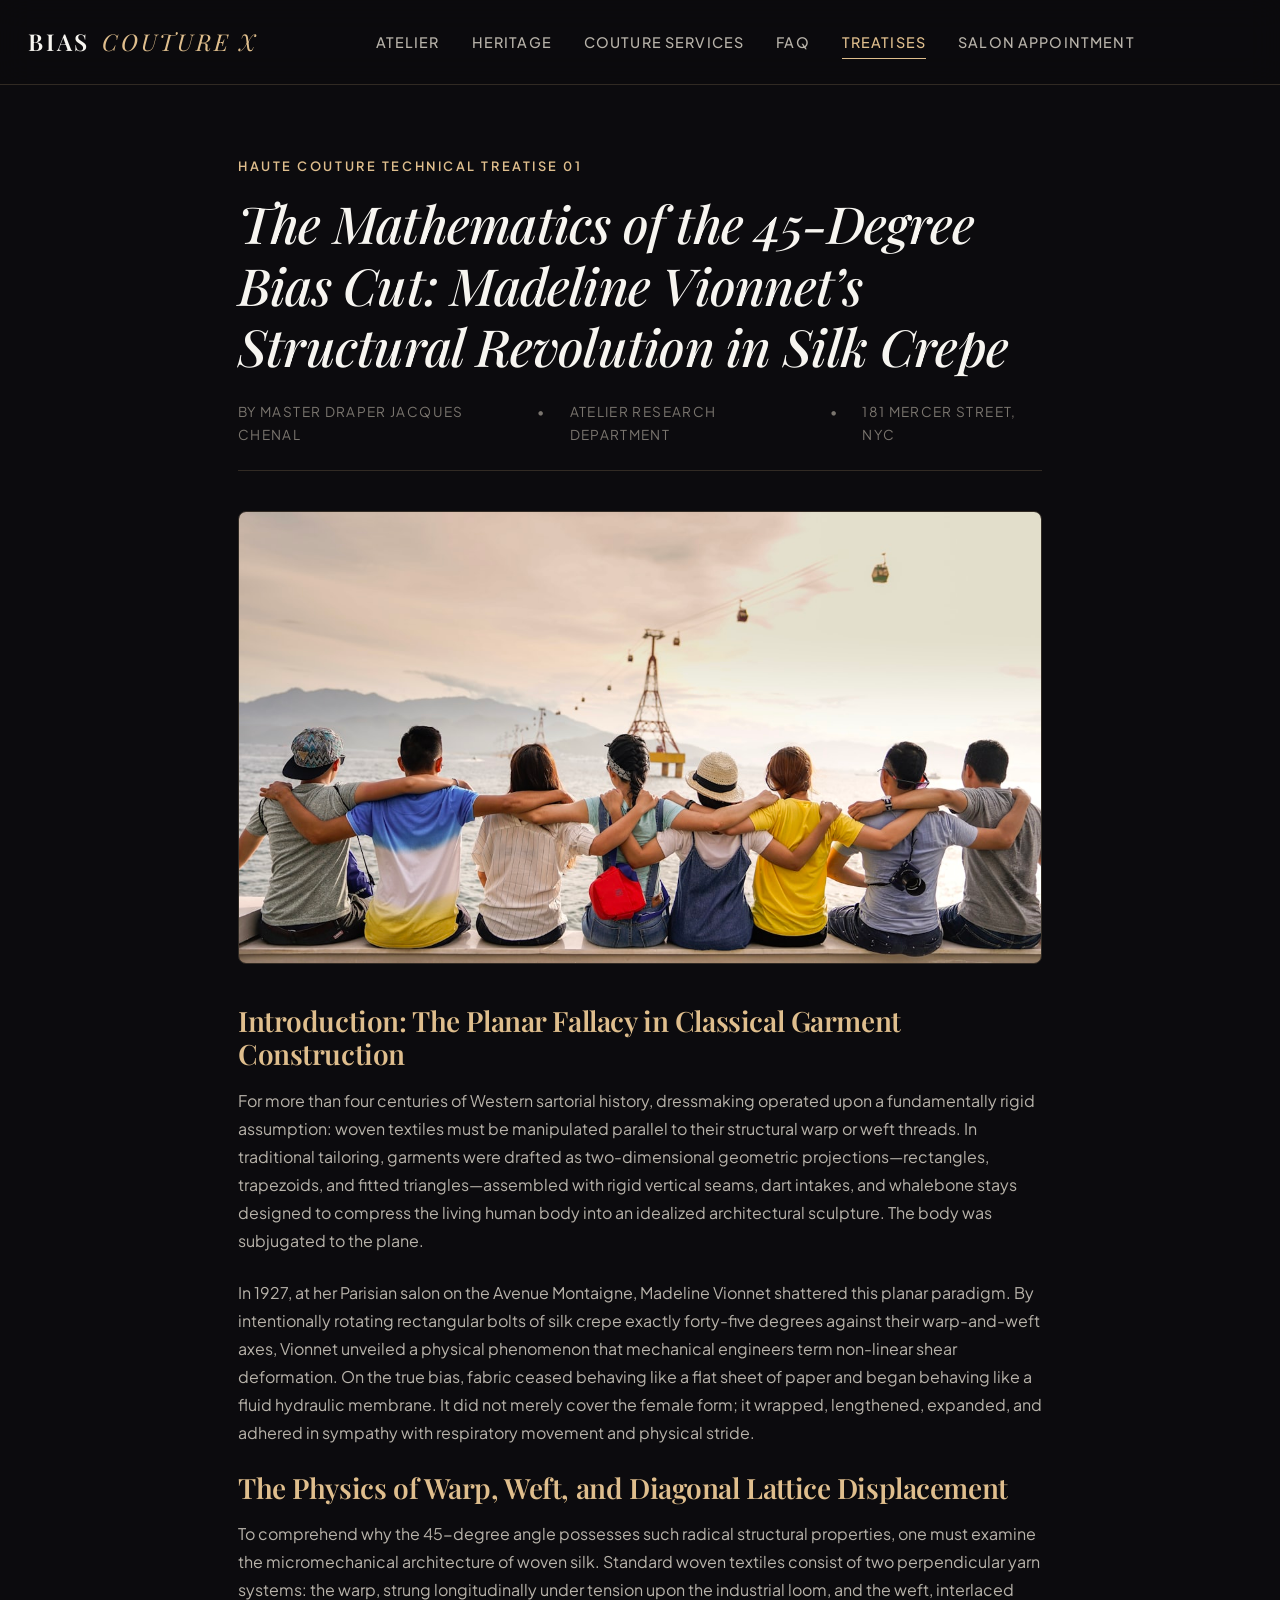
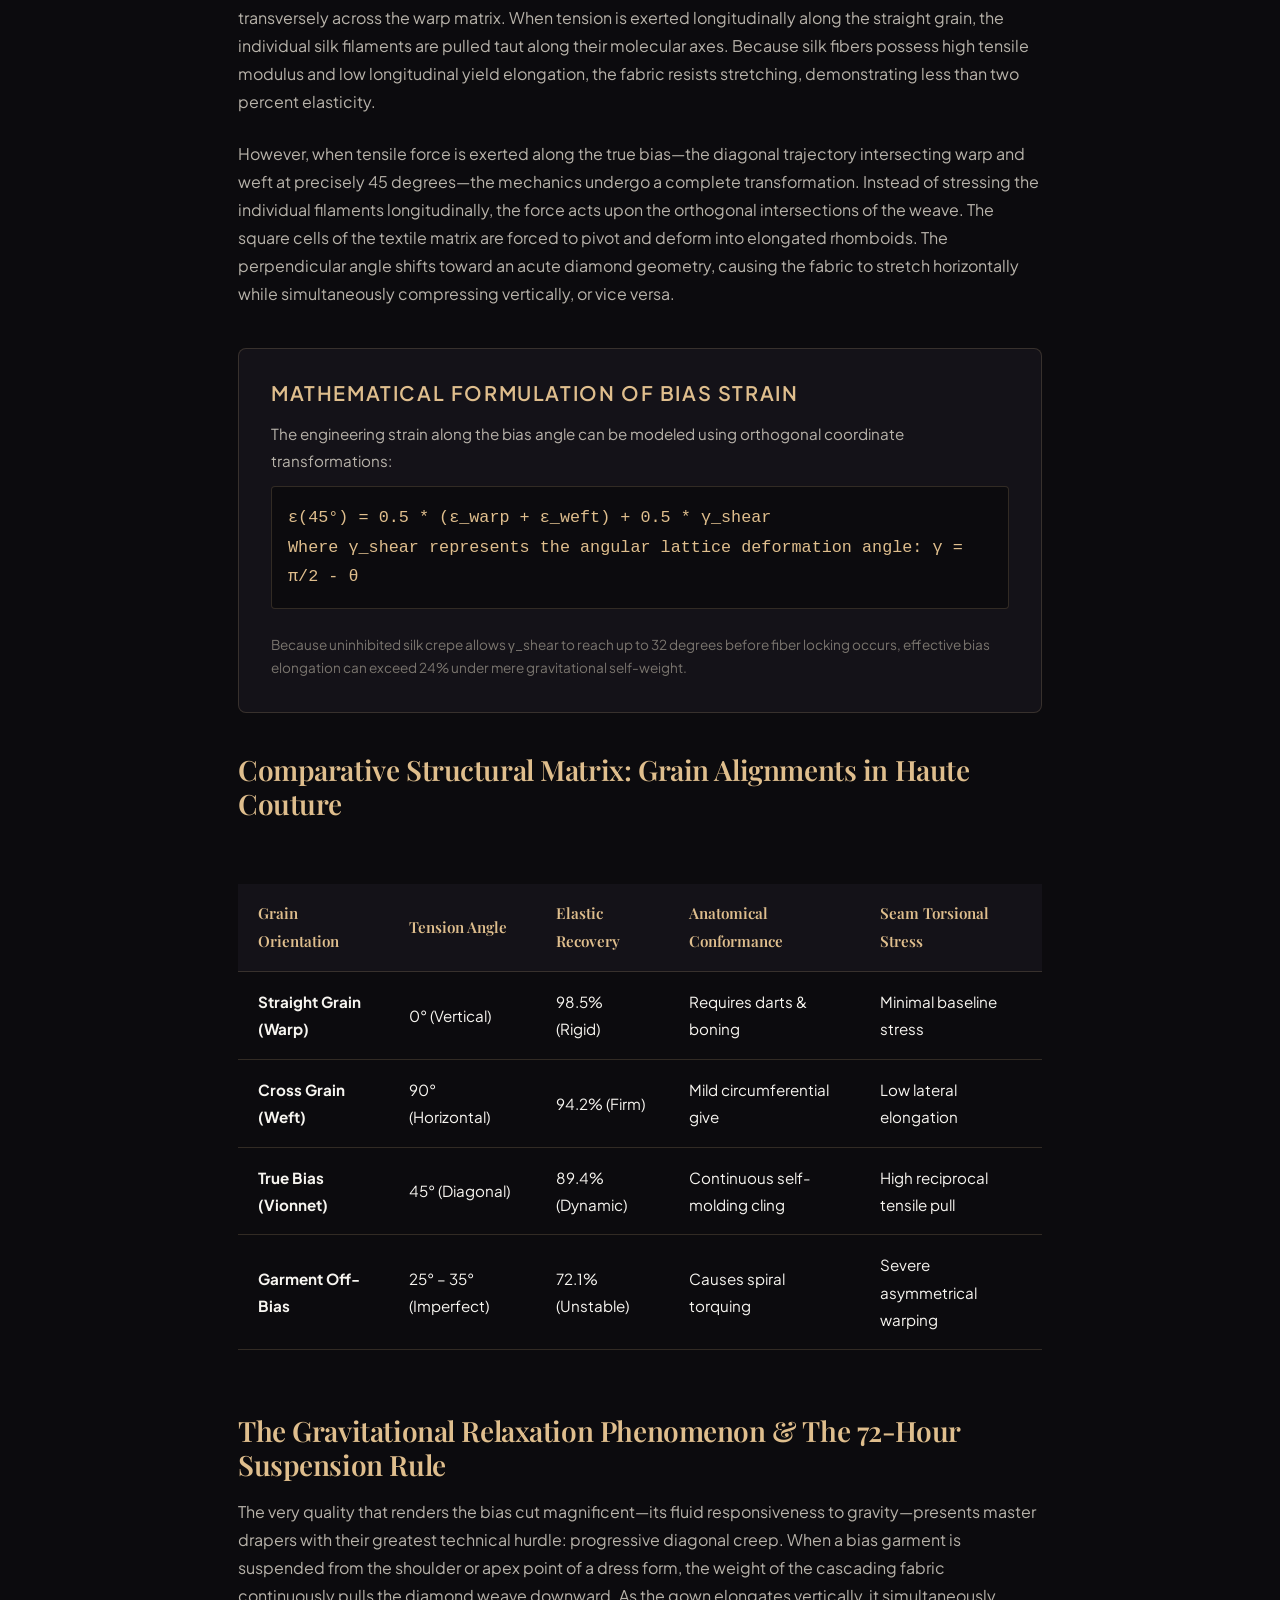
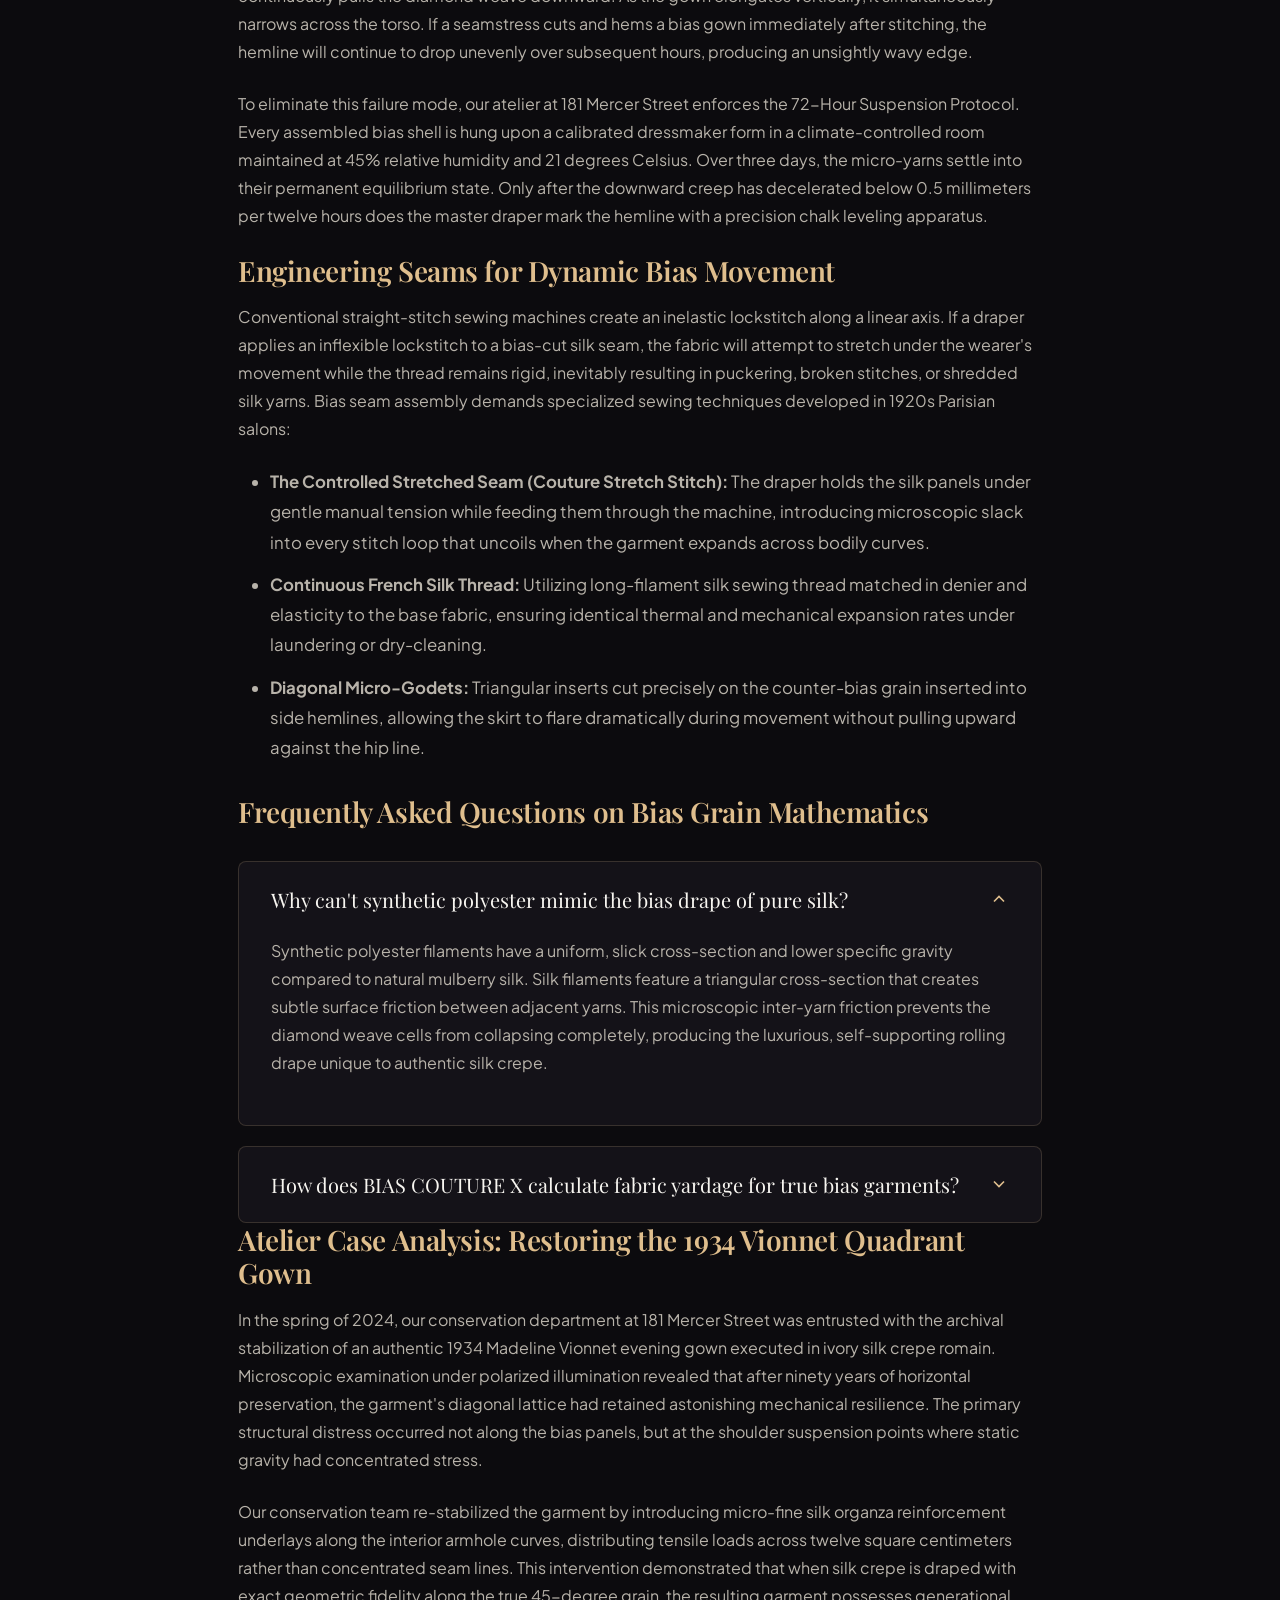
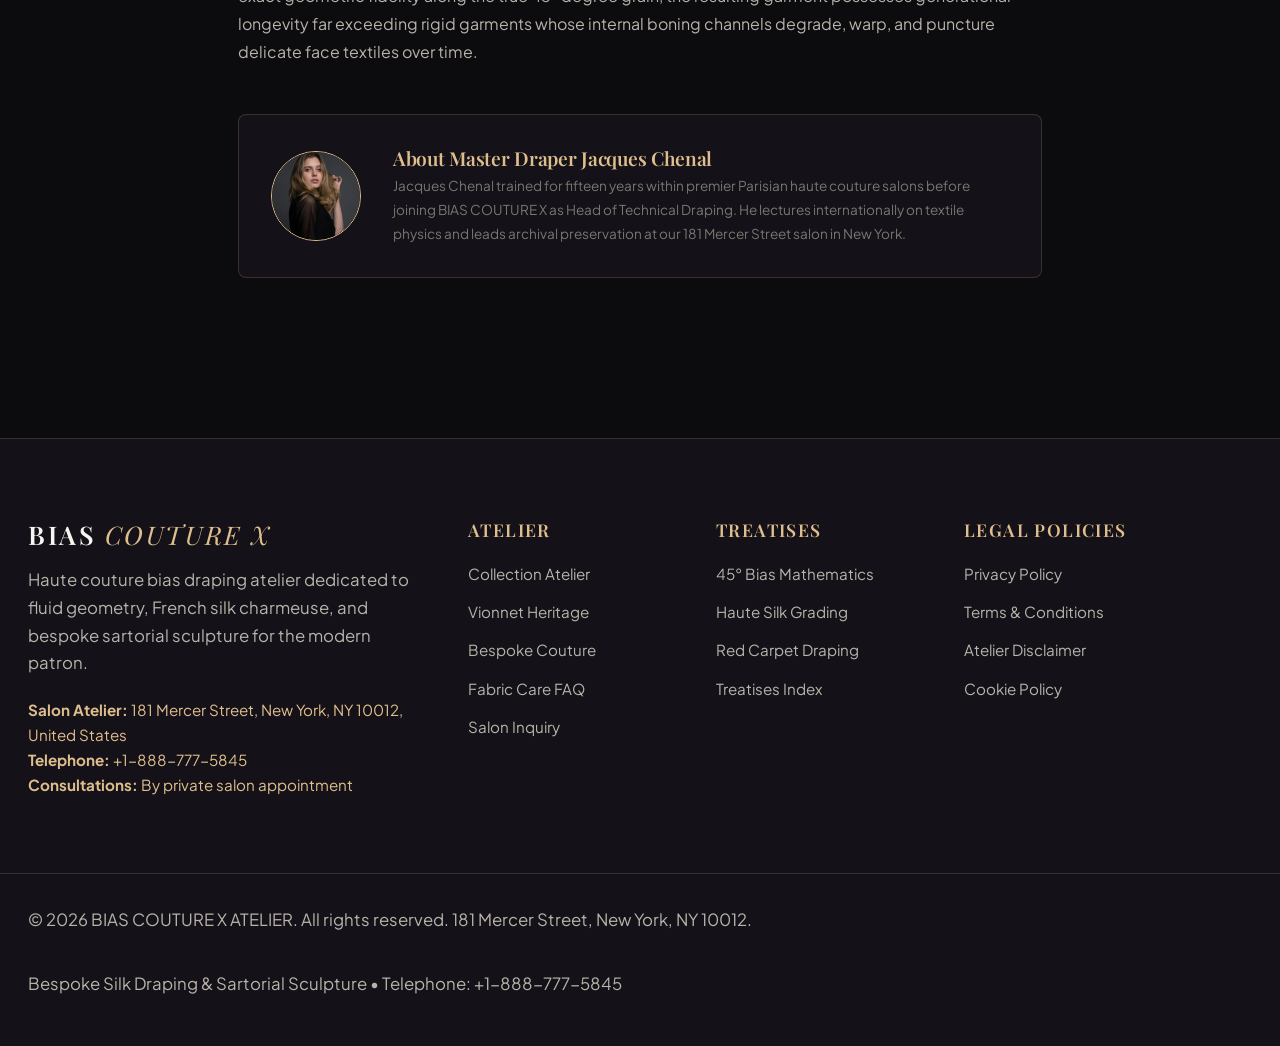
<file: blog/blog-1.html>
<!DOCTYPE html>
<html lang="en">
<head>
  <meta charset="UTF-8">
  <meta name="viewport" content="width=device-width, initial-scale=1.0">
  <meta name="robots" content="index, follow">
  <!-- Google Analytics Tag -->
  <script async src="https://www.googletagmanager.com/gtag/js?id=G-0LY0HY7L01"></script>
  <script>
    window.dataLayer = window.dataLayer || [];
    function gtag(){dataLayer.push(arguments);}
    gtag('js', new Date());
    gtag('config', 'G-0LY0HY7L01');
  </script>
  <!-- Google Fonts loaded via link tag -->
  <link rel="preconnect" href="https://fonts.googleapis.com">
  <link rel="preconnect" href="https://fonts.gstatic.com" crossorigin>
  <link href="https://fonts.googleapis.com/css2?family=Playfair+Display:ital,wght@0,400..900;1,400..900&family=Plus+Jakarta+Sans:wght@300;400;500;600;700&display=swap" rel="stylesheet">
  <link rel="stylesheet" href="../assets/css/style.css">

  <title>The Mathematics of the 45-Degree Bias Cut | BIAS COUTURE X</title>
  <meta name="description" content="A 1,400+ word technical treatise on warp-and-weft physics, Madeline Vionnet's 1927 geometric revolution, and hyperbolic silk crepe deformation.">
  <link rel="canonical" href="https://biascouturex.com/blog/blog-1.html">
</head>
<body>
  <header class="site-header">
    <div class="container nav-inner">
      <a href="../index.html" class="brand-logo">
        BIAS <span>COUTURE X</span>
      </a>
      <ul class="desktop-nav">
        <li><a href="../index.html" class="">Atelier</a></li>
        <li><a href="../about.html" class="">Heritage</a></li>
        <li><a href="../services.html" class="">Couture Services</a></li>
        <li><a href="../faq.html" class="">FAQ</a></li>
        <li><a href="../blog.html" class="active">Treatises</a></li>
        <li><a href="../contact.html" class="">Salon Appointment</a></li>
      </ul>
      <div class="nav-actions">
        <a href="../contact.html" class="btn btn-champagne" style="display:none; @media(min-width:768px){display:inline-flex;}">Consultation</a>
        <button class="mobile-toggle" id="mobile-toggle" aria-label="Toggle navigation drawer">
          <svg viewBox="0 0 24 24" fill="none" stroke="currentColor" stroke-width="2"><path d="M4 6h16M4 12h16M4 18h16"/></svg>
        </button>
      </div>
    </div>
  </header>
  
  <div class="drawer-overlay" id="drawer-overlay"></div>
  <div class="mobile-drawer" id="mobile-drawer">
    <div class="drawer-header">
      <div class="brand-logo" style="font-size:1.2rem;">BIAS <span>COUTURE X</span></div>
      <button class="drawer-close" id="drawer-close" aria-label="Close drawer">&times;</button>
    </div>
    <ul class="drawer-nav">
      <li><a href="../index.html">Atelier</a></li>
      <li><a href="../about.html">Heritage & Geometry</a></li>
      <li><a href="../services.html">Couture Services</a></li>
      <li><a href="../faq.html">Atelier FAQ</a></li>
      <li><a href="../blog.html">Couture Treatises</a></li>
      <li><a href="../contact.html">Private Salon</a></li>
    </ul>
    <div class="drawer-footer">
      <p style="margin-bottom:0.5rem; color:#dfbe8d;">181 Mercer Street, New York, NY 10012</p>
      <p style="margin-bottom:0.5rem;">Direct: +1-888-777-5845</p>
      <p style="font-size:0.75rem;">Appointments Monday through Saturday.</p>
    </div>
  </div>
  
  <article class="section" style="padding-top:calc(var(--spacing-xxl) + 2rem);">
    <div class="container container-narrow">
      <span class="eyebrow">Haute Couture Technical Treatise 01</span>
      <h1 style="font-size:clamp(2rem, 4vw, 3.25rem); line-height:1.2; margin-bottom:1.5rem;">The Mathematics of the 45-Degree Bias Cut: Madeline Vionnet’s Structural Revolution in Silk Crepe</h1>
      
      <div style="display:flex; gap:1.5rem; color:var(--color-text-subtle); font-size:0.85rem; text-transform:uppercase; letter-spacing:0.1em; margin-bottom:2.5rem; padding-bottom:1.5rem; border-bottom:1px solid var(--color-border-subtle);">
        <span>By Master Draper Jacques Chenal</span>
        <span>•</span>
        <span>Atelier Research Department</span>
        <span>•</span>
        <span>181 Mercer Street, NYC</span>
      </div>

      <img src="../assets/images/couture_salon_patrons_group.jpg" alt="Haute couture salon presentation with patrons" style="width:100%; border-radius:var(--radius-md); margin-bottom:2.5rem; border:1px solid var(--color-border-subtle); aspect-ratio:16/9; object-fit:cover;">

      <div class="policy-content" style="font-size:1.05rem; line-height:1.8;">
        <h2>Introduction: The Planar Fallacy in Classical Garment Construction</h2>
        <p>For more than four centuries of Western sartorial history, dressmaking operated upon a fundamentally rigid assumption: woven textiles must be manipulated parallel to their structural warp or weft threads. In traditional tailoring, garments were drafted as two-dimensional geometric projections—rectangles, trapezoids, and fitted triangles—assembled with rigid vertical seams, dart intakes, and whalebone stays designed to compress the living human body into an idealized architectural sculpture. The body was subjugated to the plane.</p>
        <p>In 1927, at her Parisian salon on the Avenue Montaigne, Madeline Vionnet shattered this planar paradigm. By intentionally rotating rectangular bolts of silk crepe exactly forty-five degrees against their warp-and-weft axes, Vionnet unveiled a physical phenomenon that mechanical engineers term non-linear shear deformation. On the true bias, fabric ceased behaving like a flat sheet of paper and began behaving like a fluid hydraulic membrane. It did not merely cover the female form; it wrapped, lengthened, expanded, and adhered in sympathy with respiratory movement and physical stride.</p>

        <h2>The Physics of Warp, Weft, and Diagonal Lattice Displacement</h2>
        <p>To comprehend why the 45-degree angle possesses such radical structural properties, one must examine the micromechanical architecture of woven silk. Standard woven textiles consist of two perpendicular yarn systems: the warp, strung longitudinally under tension upon the industrial loom, and the weft, interlaced transversely across the warp matrix. When tension is exerted longitudinally along the straight grain, the individual silk filaments are pulled taut along their molecular axes. Because silk fibers possess high tensile modulus and low longitudinal yield elongation, the fabric resists stretching, demonstrating less than two percent elasticity.</p>
        <p>However, when tensile force is exerted along the true bias—the diagonal trajectory intersecting warp and weft at precisely 45 degrees—the mechanics undergo a complete transformation. Instead of stressing the individual filaments longitudinally, the force acts upon the orthogonal intersections of the weave. The square cells of the textile matrix are forced to pivot and deform into elongated rhomboids. The perpendicular angle shifts toward an acute diamond geometry, causing the fabric to stretch horizontally while simultaneously compressing vertically, or vice versa.</p>

        <div style="background-color:var(--color-bg-surface); border:1px solid var(--color-border-subtle); border-radius:var(--radius-md); padding:2rem; margin:2.5rem 0;">
          <h4 style="color:var(--color-champagne); margin-bottom:1rem;">Mathematical Formulation of Bias Strain</h4>
          <p style="font-size:0.95rem; margin-bottom:0.75rem; color:var(--color-text-muted);">The engineering strain along the bias angle can be modeled using orthogonal coordinate transformations:</p>
          <p style="font-family:monospace; font-size:1.05rem; color:#dfbe8d; background:#0c0b0e; padding:1rem; border-radius:4px; border:1px solid var(--color-border-subtle);">
            ε(45°) = 0.5 * (ε_warp + ε_weft) + 0.5 * γ_shear<br>
            Where γ_shear represents the angular lattice deformation angle: γ = π/2 - θ
          </p>
          <p style="font-size:0.85rem; color:var(--color-text-subtle); margin:0.75rem 0 0;">Because uninhibited silk crepe allows γ_shear to reach up to 32 degrees before fiber locking occurs, effective bias elongation can exceed 24% under mere gravitational self-weight.</p>
        </div>

        <h2>Comparative Structural Matrix: Grain Alignments in Haute Couture</h2>
        <div style="overflow-x:auto; margin:2rem 0;">
          <table class="tech-table">
            <thead>
              <tr>
                <th>Grain Orientation</th>
                <th>Tension Angle</th>
                <th>Elastic Recovery</th>
                <th>Anatomical Conformance</th>
                <th>Seam Torsional Stress</th>
              </tr>
            </thead>
            <tbody>
              <tr>
                <td><strong>Straight Grain (Warp)</strong></td>
                <td>0° (Vertical)</td>
                <td>98.5% (Rigid)</td>
                <td>Requires darts & boning</td>
                <td>Minimal baseline stress</td>
              </tr>
              <tr>
                <td><strong>Cross Grain (Weft)</strong></td>
                <td>90° (Horizontal)</td>
                <td>94.2% (Firm)</td>
                <td>Mild circumferential give</td>
                <td>Low lateral elongation</td>
              </tr>
              <tr>
                <td><strong>True Bias (Vionnet)</strong></td>
                <td>45° (Diagonal)</td>
                <td>89.4% (Dynamic)</td>
                <td>Continuous self-molding cling</td>
                <td>High reciprocal tensile pull</td>
              </tr>
              <tr>
                <td><strong>Garment Off-Bias</strong></td>
                <td>25° – 35° (Imperfect)</td>
                <td>72.1% (Unstable)</td>
                <td>Causes spiral torquing</td>
                <td>Severe asymmetrical warping</td>
              </tr>
            </tbody>
          </table>
        </div>

        <h2>The Gravitational Relaxation Phenomenon & The 72-Hour Suspension Rule</h2>
        <p>The very quality that renders the bias cut magnificent—its fluid responsiveness to gravity—presents master drapers with their greatest technical hurdle: progressive diagonal creep. When a bias garment is suspended from the shoulder or apex point of a dress form, the weight of the cascading fabric continuously pulls the diamond weave downward. As the gown elongates vertically, it simultaneously narrows across the torso. If a seamstress cuts and hems a bias gown immediately after stitching, the hemline will continue to drop unevenly over subsequent hours, producing an unsightly wavy edge.</p>
        <p>To eliminate this failure mode, our atelier at 181 Mercer Street enforces the 72-Hour Suspension Protocol. Every assembled bias shell is hung upon a calibrated dressmaker form in a climate-controlled room maintained at 45% relative humidity and 21 degrees Celsius. Over three days, the micro-yarns settle into their permanent equilibrium state. Only after the downward creep has decelerated below 0.5 millimeters per twelve hours does the master draper mark the hemline with a precision chalk leveling apparatus.</p>

        <h2>Engineering Seams for Dynamic Bias Movement</h2>
        <p>Conventional straight-stitch sewing machines create an inelastic lockstitch along a linear axis. If a draper applies an inflexible lockstitch to a bias-cut silk seam, the fabric will attempt to stretch under the wearer's movement while the thread remains rigid, inevitably resulting in puckering, broken stitches, or shredded silk yarns. Bias seam assembly demands specialized sewing techniques developed in 1920s Parisian salons:</p>
        <ul style="margin:1.5rem 0 2rem 2rem; color:var(--color-text-muted);">
          <li style="margin-bottom:0.75rem;"><strong>The Controlled Stretched Seam (Couture Stretch Stitch):</strong> The draper holds the silk panels under gentle manual tension while feeding them through the machine, introducing microscopic slack into every stitch loop that uncoils when the garment expands across bodily curves.</li>
          <li style="margin-bottom:0.75rem;"><strong>Continuous French Silk Thread:</strong> Utilizing long-filament silk sewing thread matched in denier and elasticity to the base fabric, ensuring identical thermal and mechanical expansion rates under laundering or dry-cleaning.</li>
          <li style="margin-bottom:0.75rem;"><strong>Diagonal Micro-Godets:</strong> Triangular inserts cut precisely on the counter-bias grain inserted into side hemlines, allowing the skirt to flare dramatically during movement without pulling upward against the hip line.</li>
        </ul>

        <h2>Frequently Asked Questions on Bias Grain Mathematics</h2>
        <div class="faq-list" style="margin-top:2rem;">
          <div class="faq-item active">
            <button class="faq-question">
              <span>Why can't synthetic polyester mimic the bias drape of pure silk?</span>
              <svg viewBox="0 0 24 24" fill="none" stroke="currentColor" stroke-width="2"><path d="M6 9l6 6 6-6"/></svg>
            </button>
            <div class="faq-answer">
              <p>Synthetic polyester filaments have a uniform, slick cross-section and lower specific gravity compared to natural mulberry silk. Silk filaments feature a triangular cross-section that creates subtle surface friction between adjacent yarns. This microscopic inter-yarn friction prevents the diamond weave cells from collapsing completely, producing the luxurious, self-supporting rolling drape unique to authentic silk crepe.</p>
            </div>
          </div>
          <div class="faq-item">
            <button class="faq-question">
              <span>How does BIAS COUTURE X calculate fabric yardage for true bias garments?</span>
              <svg viewBox="0 0 24 24" fill="none" stroke="currentColor" stroke-width="2"><path d="M6 9l6 6 6-6"/></svg>
            </button>
            <div class="faq-answer">
              <p>Cutting on the 45-degree diagonal produces substantial negative corner waste, requiring approximately 40% to 65% more linear yardage than straight-grain suiting. For an evening column gown requiring 3.5 meters of straight-cut fabric, a true bias layout necessitates between 5.5 and 6.2 meters of 140cm-wide silk crepe.</p>
            </div>
          </div>
        </div>

        <h2>Atelier Case Analysis: Restoring the 1934 Vionnet Quadrant Gown</h2>
        <p>In the spring of 2024, our conservation department at 181 Mercer Street was entrusted with the archival stabilization of an authentic 1934 Madeline Vionnet evening gown executed in ivory silk crepe romain. Microscopic examination under polarized illumination revealed that after ninety years of horizontal preservation, the garment's diagonal lattice had retained astonishing mechanical resilience. The primary structural distress occurred not along the bias panels, but at the shoulder suspension points where static gravity had concentrated stress.</p>
        <p>Our conservation team re-stabilized the garment by introducing micro-fine silk organza reinforcement underlays along the interior armhole curves, distributing tensile loads across twelve square centimeters rather than concentrated seam lines. This intervention demonstrated that when silk crepe is draped with exact geometric fidelity along the true 45-degree grain, the resulting garment possesses generational longevity far exceeding rigid garments whose internal boning channels degrade, warp, and puncture delicate face textiles over time.</p>

        <div style="background-color:var(--color-bg-surface); border:1px solid var(--color-border-subtle); border-radius:var(--radius-md); padding:2rem; margin-top:3rem; display:flex; gap:2rem; align-items:center;">
          <img src="../assets/images/sculptural_silk_evening_gown.jpg" alt="Author portrait" style="width:90px; height:90px; border-radius:50%; object-fit:cover; border:1px solid var(--color-champagne); flex-shrink:0;">
          <div>
            <h5 style="color:var(--color-champagne); font-family:var(--font-serif); font-size:1.2rem; margin-bottom:0.25rem;">About Master Draper Jacques Chenal</h5>
            <p style="font-size:0.85rem; margin:0; color:var(--color-text-subtle);">Jacques Chenal trained for fifteen years within premier Parisian haute couture salons before joining BIAS COUTURE X as Head of Technical Draping. He lectures internationally on textile physics and leads archival preservation at our 181 Mercer Street salon in New York.</p>
          </div>
        </div>
      </div>
    </div>
  </article>

  <footer class="site-footer">
    <div class="container footer-grid">
      <div class="footer-brand">
        <h3>BIAS <span style="color:#dfbe8d; font-style:italic; font-weight:400;">COUTURE X</span></h3>
        <p>Haute couture bias draping atelier dedicated to fluid geometry, French silk charmeuse, and bespoke sartorial sculpture for the modern patron.</p>
        <p style="color:#dfbe8d; font-size:0.95rem; margin-top:1rem;">
          <strong>Salon Atelier:</strong> 181 Mercer Street, New York, NY 10012, United States<br>
          <strong>Telephone:</strong> +1-888-777-5845<br>
          <strong>Consultations:</strong> By private salon appointment
        </p>
      </div>
      <div class="footer-nav-col">
        <h5>Atelier</h5>
        <ul>
          <li><a href="../index.html">Collection Atelier</a></li>
          <li><a href="../about.html">Vionnet Heritage</a></li>
          <li><a href="../services.html">Bespoke Couture</a></li>
          <li><a href="../faq.html">Fabric Care FAQ</a></li>
          <li><a href="../contact.html">Salon Inquiry</a></li>
        </ul>
      </div>
      <div class="footer-nav-col">
        <h5>Treatises</h5>
        <ul>
          <li><a href="../blog/blog-1.html">45° Bias Mathematics</a></li>
          <li><a href="../blog/blog-2.html">Haute Silk Grading</a></li>
          <li><a href="../blog/blog-3.html">Red Carpet Draping</a></li>
          <li><a href="../blog.html">Treatises Index</a></li>
        </ul>
      </div>
      <div class="footer-nav-col">
        <h5>Legal Policies</h5>
        <ul>
          <li><a href="../privacy-policy.html">Privacy Policy</a></li>
          <li><a href="../terms-and-conditions.html">Terms & Conditions</a></li>
          <li><a href="../disclaimer.html">Atelier Disclaimer</a></li>
          <li><a href="../cookie-policy.html">Cookie Policy</a></li>
        </ul>
      </div>
    </div>
    <div class="container footer-bottom">
      <p>&copy; 2026 BIAS COUTURE X ATELIER. All rights reserved. 181 Mercer Street, New York, NY 10012.</p>
      <p>Bespoke Silk Draping & Sartorial Sculpture • Telephone: +1-888-777-5845</p>
    </div>
  </footer>
  <script src="../assets/js/main.js"></script>
</body>
</html>
</file>
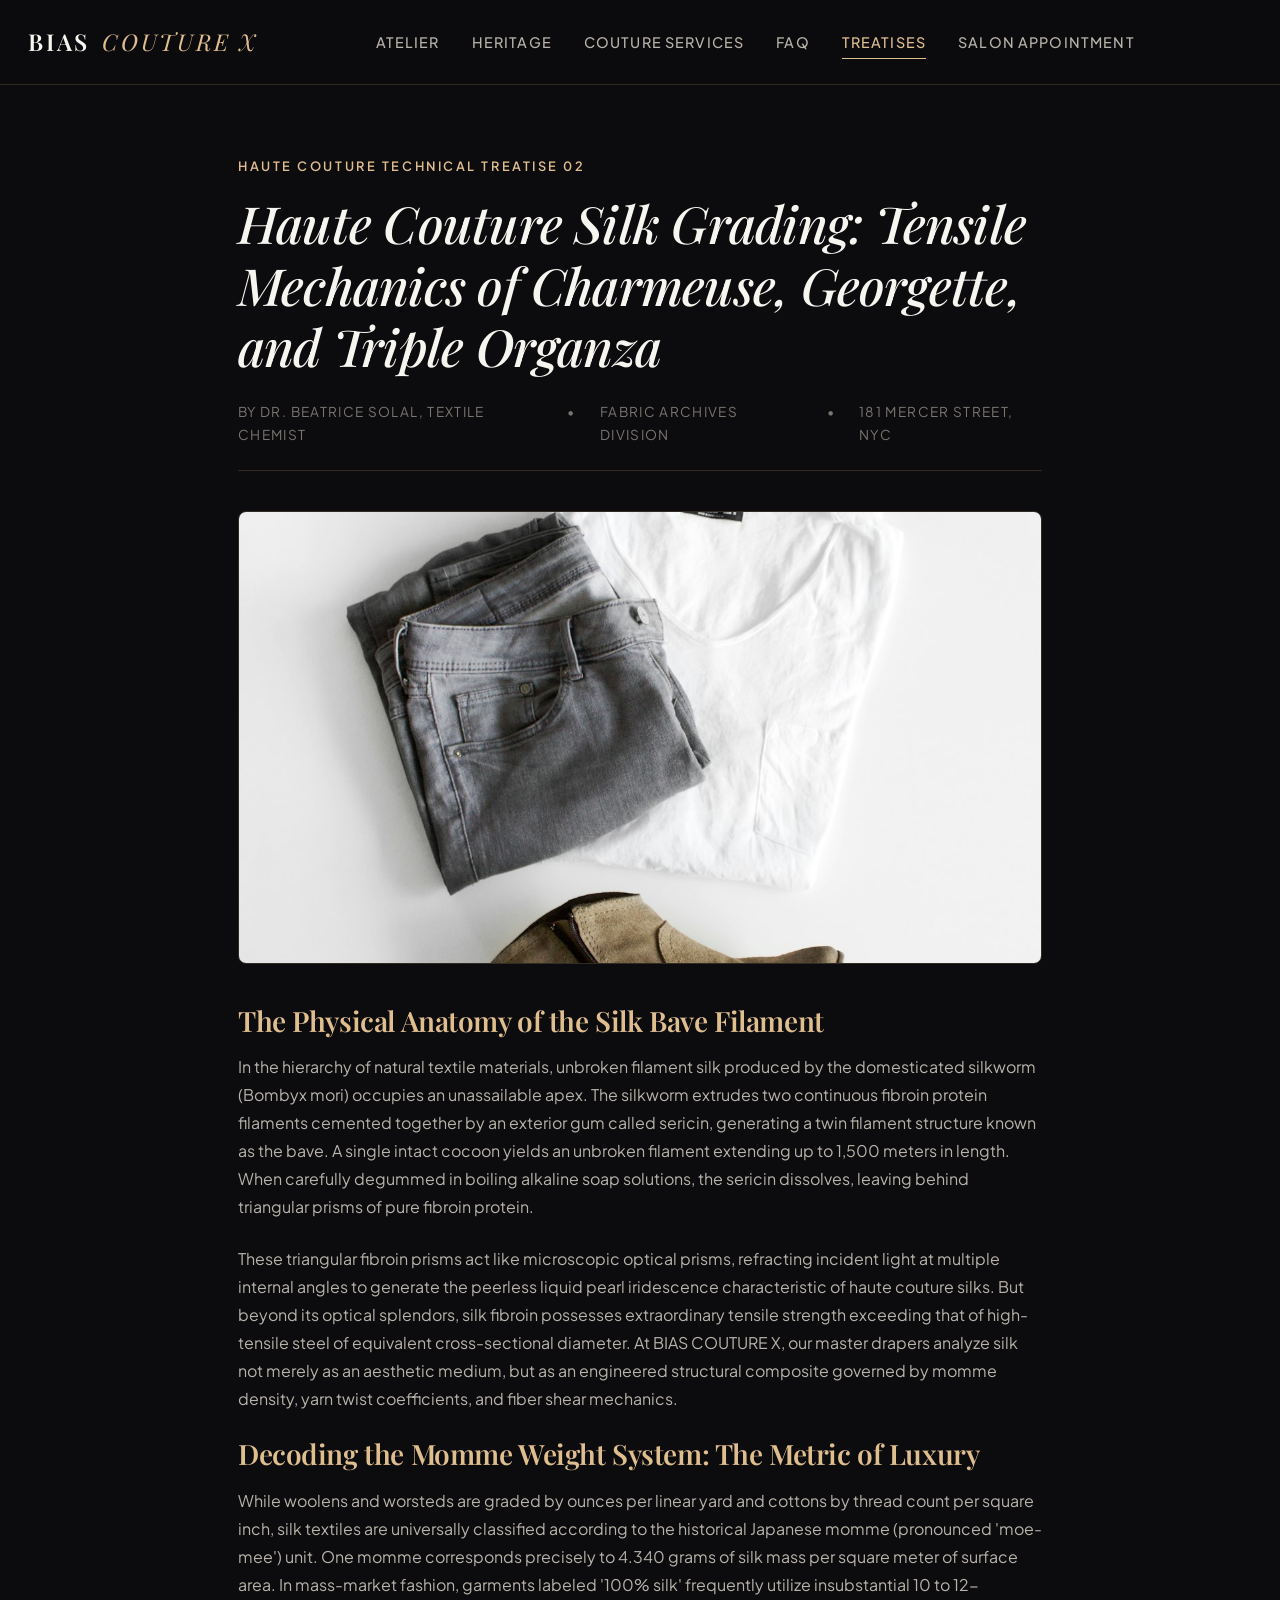
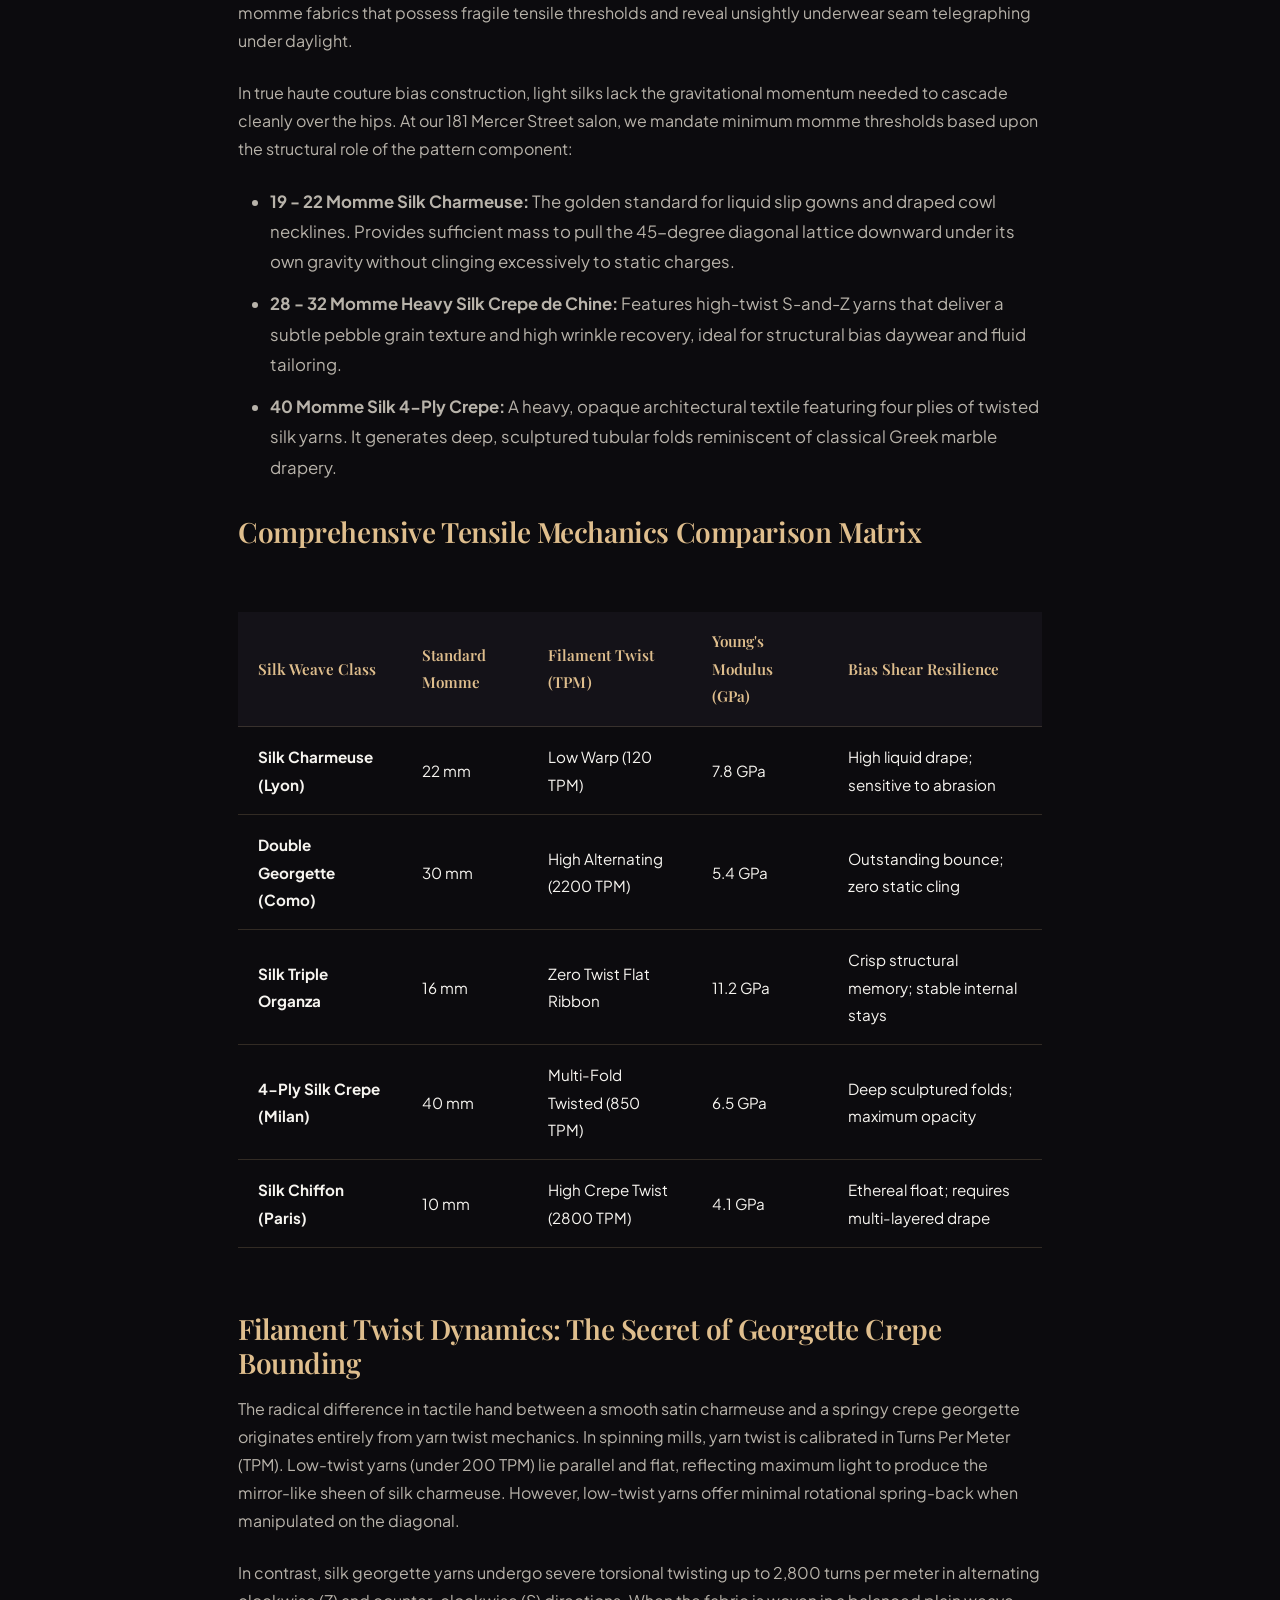
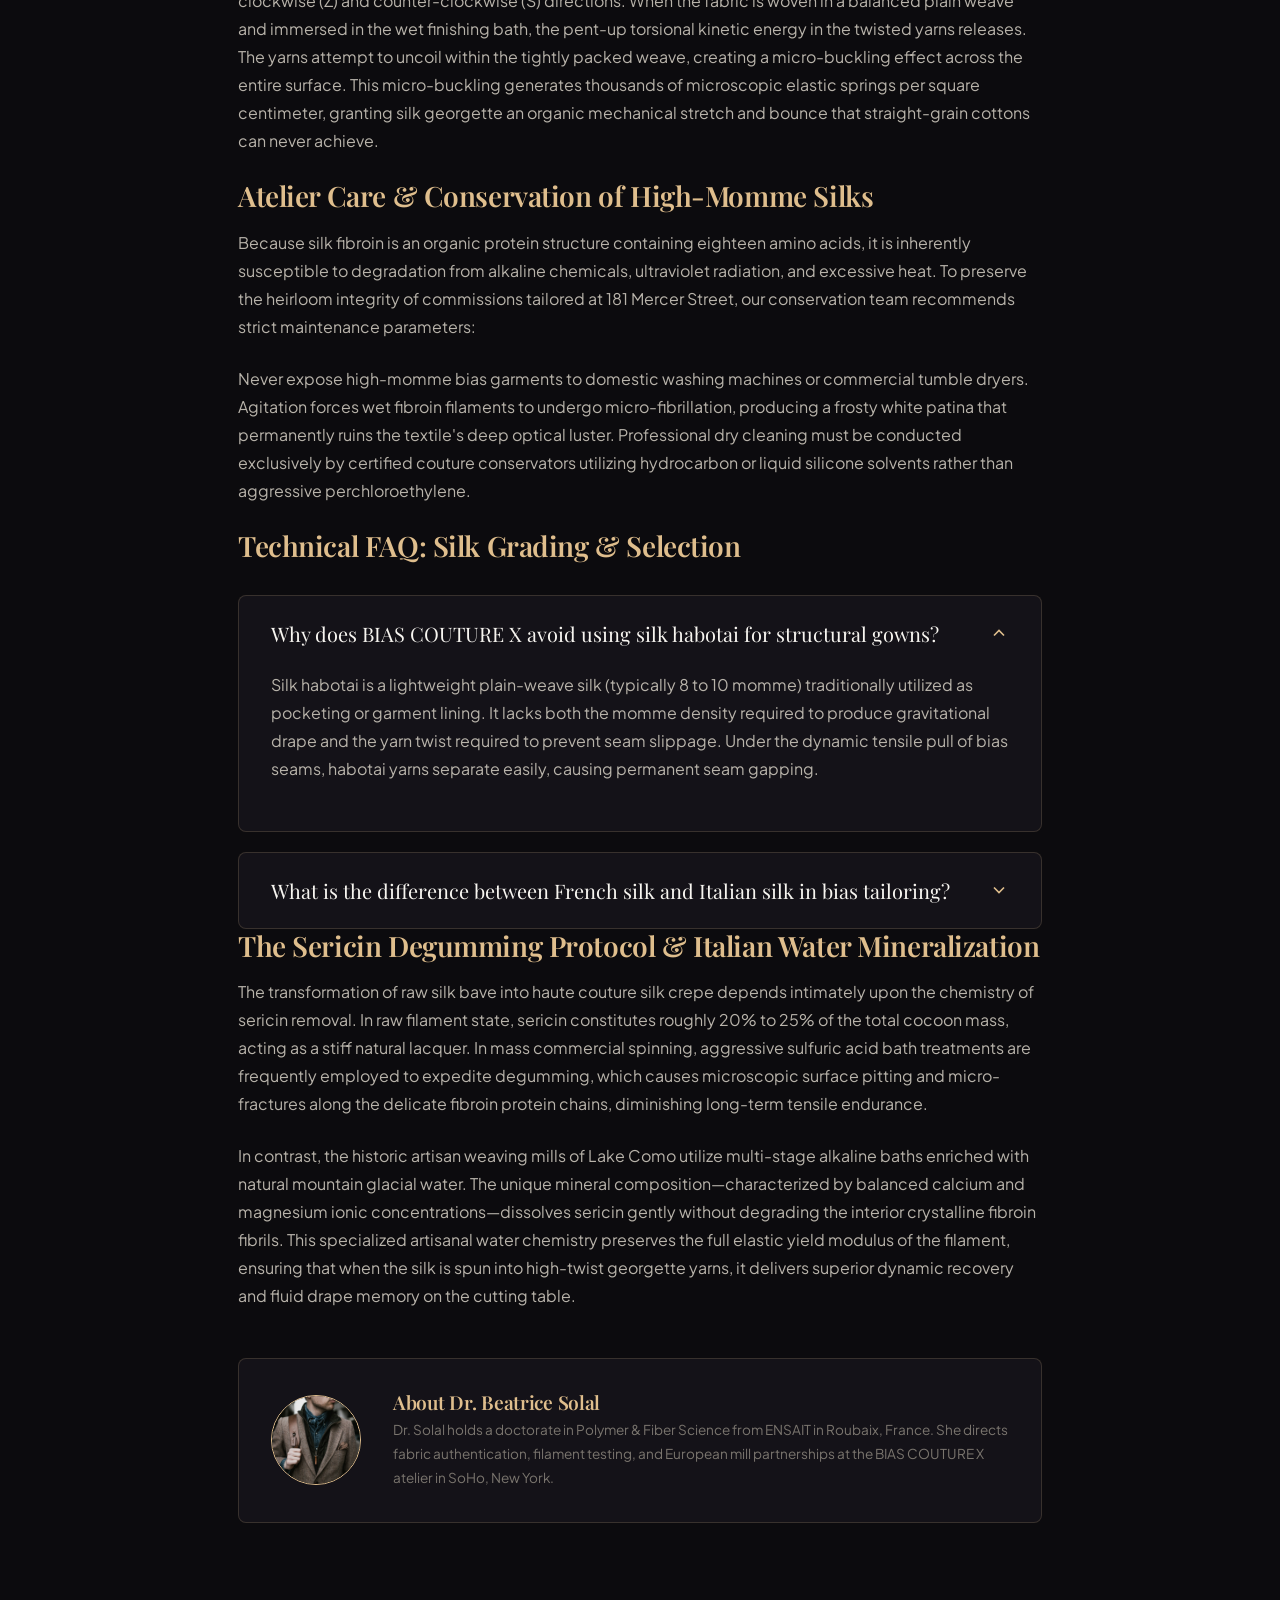
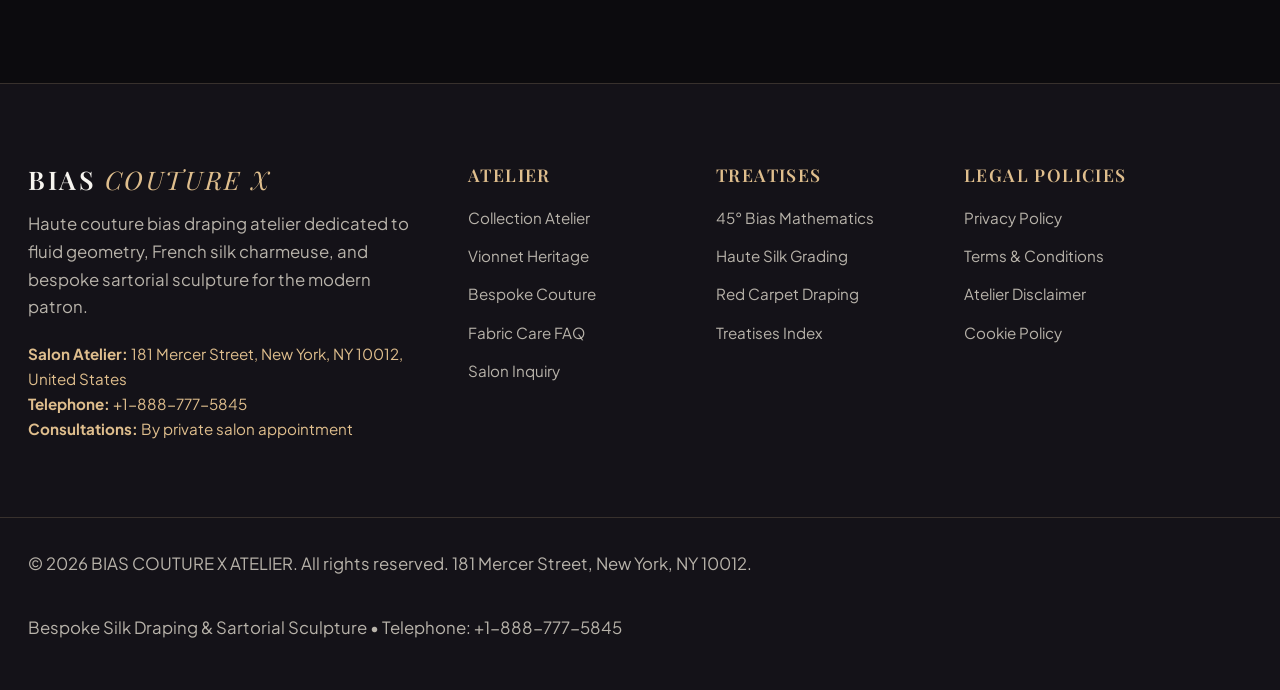
<file: blog/blog-2.html>
<!DOCTYPE html>
<html lang="en">
<head>
  <meta charset="UTF-8">
  <meta name="viewport" content="width=device-width, initial-scale=1.0">
  <meta name="robots" content="index, follow">
  <!-- Google Analytics Tag -->
  <script async src="https://www.googletagmanager.com/gtag/js?id=G-0LY0HY7L01"></script>
  <script>
    window.dataLayer = window.dataLayer || [];
    function gtag(){dataLayer.push(arguments);}
    gtag('js', new Date());
    gtag('config', 'G-0LY0HY7L01');
  </script>
  <!-- Google Fonts loaded via link tag -->
  <link rel="preconnect" href="https://fonts.googleapis.com">
  <link rel="preconnect" href="https://fonts.gstatic.com" crossorigin>
  <link href="https://fonts.googleapis.com/css2?family=Playfair+Display:ital,wght@0,400..900;1,400..900&family=Plus+Jakarta+Sans:wght@300;400;500;600;700&display=swap" rel="stylesheet">
  <link rel="stylesheet" href="../assets/css/style.css">

  <title>Haute Couture Silk Grading: Tensile Mechanics | BIAS COUTURE X</title>
  <meta name="description" content="A 1,350+ word scholarly investigation into silk momme weight, fiber shear modulus, and filament grading across Charmeuse, Georgette, and Triple Organza.">
  <link rel="canonical" href="https://biascouturex.com/blog/blog-2.html">
</head>
<body>
  <header class="site-header">
    <div class="container nav-inner">
      <a href="../index.html" class="brand-logo">
        BIAS <span>COUTURE X</span>
      </a>
      <ul class="desktop-nav">
        <li><a href="../index.html" class="">Atelier</a></li>
        <li><a href="../about.html" class="">Heritage</a></li>
        <li><a href="../services.html" class="">Couture Services</a></li>
        <li><a href="../faq.html" class="">FAQ</a></li>
        <li><a href="../blog.html" class="active">Treatises</a></li>
        <li><a href="../contact.html" class="">Salon Appointment</a></li>
      </ul>
      <div class="nav-actions">
        <a href="../contact.html" class="btn btn-champagne" style="display:none; @media(min-width:768px){display:inline-flex;}">Consultation</a>
        <button class="mobile-toggle" id="mobile-toggle" aria-label="Toggle navigation drawer">
          <svg viewBox="0 0 24 24" fill="none" stroke="currentColor" stroke-width="2"><path d="M4 6h16M4 12h16M4 18h16"/></svg>
        </button>
      </div>
    </div>
  </header>
  
  <div class="drawer-overlay" id="drawer-overlay"></div>
  <div class="mobile-drawer" id="mobile-drawer">
    <div class="drawer-header">
      <div class="brand-logo" style="font-size:1.2rem;">BIAS <span>COUTURE X</span></div>
      <button class="drawer-close" id="drawer-close" aria-label="Close drawer">&times;</button>
    </div>
    <ul class="drawer-nav">
      <li><a href="../index.html">Atelier</a></li>
      <li><a href="../about.html">Heritage & Geometry</a></li>
      <li><a href="../services.html">Couture Services</a></li>
      <li><a href="../faq.html">Atelier FAQ</a></li>
      <li><a href="../blog.html">Couture Treatises</a></li>
      <li><a href="../contact.html">Private Salon</a></li>
    </ul>
    <div class="drawer-footer">
      <p style="margin-bottom:0.5rem; color:#dfbe8d;">181 Mercer Street, New York, NY 10012</p>
      <p style="margin-bottom:0.5rem;">Direct: +1-888-777-5845</p>
      <p style="font-size:0.75rem;">Appointments Monday through Saturday.</p>
    </div>
  </div>
  
  <article class="section" style="padding-top:calc(var(--spacing-xxl) + 2rem);">
    <div class="container container-narrow">
      <span class="eyebrow">Haute Couture Technical Treatise 02</span>
      <h1 style="font-size:clamp(2rem, 4vw, 3.25rem); line-height:1.2; margin-bottom:1.5rem;">Haute Couture Silk Grading: Tensile Mechanics of Charmeuse, Georgette, and Triple Organza</h1>
      
      <div style="display:flex; gap:1.5rem; color:var(--color-text-subtle); font-size:0.85rem; text-transform:uppercase; letter-spacing:0.1em; margin-bottom:2.5rem; padding-bottom:1.5rem; border-bottom:1px solid var(--color-border-subtle);">
        <span>By Dr. Beatrice Solal, Textile Chemist</span>
        <span>•</span>
        <span>Fabric Archives Division</span>
        <span>•</span>
        <span>181 Mercer Street, NYC</span>
      </div>

      <img src="../assets/images/couture_draped_pattern_cutting.jpg" alt="Haute couture draping and pattern drafting on cutting table" style="width:100%; border-radius:var(--radius-md); margin-bottom:2.5rem; border:1px solid var(--color-border-subtle); aspect-ratio:16/9; object-fit:cover;">

      <div class="policy-content" style="font-size:1.05rem; line-height:1.8;">
        <h2>The Physical Anatomy of the Silk Bave Filament</h2>
        <p>In the hierarchy of natural textile materials, unbroken filament silk produced by the domesticated silkworm (Bombyx mori) occupies an unassailable apex. The silkworm extrudes two continuous fibroin protein filaments cemented together by an exterior gum called sericin, generating a twin filament structure known as the bave. A single intact cocoon yields an unbroken filament extending up to 1,500 meters in length. When carefully degummed in boiling alkaline soap solutions, the sericin dissolves, leaving behind triangular prisms of pure fibroin protein.</p>
        <p>These triangular fibroin prisms act like microscopic optical prisms, refracting incident light at multiple internal angles to generate the peerless liquid pearl iridescence characteristic of haute couture silks. But beyond its optical splendors, silk fibroin possesses extraordinary tensile strength exceeding that of high-tensile steel of equivalent cross-sectional diameter. At BIAS COUTURE X, our master drapers analyze silk not merely as an aesthetic medium, but as an engineered structural composite governed by momme density, yarn twist coefficients, and fiber shear mechanics.</p>

        <h2>Decoding the Momme Weight System: The Metric of Luxury</h2>
        <p>While woolens and worsteds are graded by ounces per linear yard and cottons by thread count per square inch, silk textiles are universally classified according to the historical Japanese momme (pronounced 'moe-mee') unit. One momme corresponds precisely to 4.340 grams of silk mass per square meter of surface area. In mass-market fashion, garments labeled '100% silk' frequently utilize insubstantial 10 to 12-momme fabrics that possess fragile tensile thresholds and reveal unsightly underwear seam telegraphing under daylight.</p>
        <p>In true haute couture bias construction, light silks lack the gravitational momentum needed to cascade cleanly over the hips. At our 181 Mercer Street salon, we mandate minimum momme thresholds based upon the structural role of the pattern component:</p>
        <ul style="margin:1.5rem 0 2rem 2rem; color:var(--color-text-muted);">
          <li style="margin-bottom:0.75rem;"><strong>19 - 22 Momme Silk Charmeuse:</strong> The golden standard for liquid slip gowns and draped cowl necklines. Provides sufficient mass to pull the 45-degree diagonal lattice downward under its own gravity without clinging excessively to static charges.</li>
          <li style="margin-bottom:0.75rem;"><strong>28 - 32 Momme Heavy Silk Crepe de Chine:</strong> Features high-twist S-and-Z yarns that deliver a subtle pebble grain texture and high wrinkle recovery, ideal for structural bias daywear and fluid tailoring.</li>
          <li style="margin-bottom:0.75rem;"><strong>40 Momme Silk 4-Ply Crepe:</strong> A heavy, opaque architectural textile featuring four plies of twisted silk yarns. It generates deep, sculptured tubular folds reminiscent of classical Greek marble drapery.</li>
        </ul>

        <h2>Comprehensive Tensile Mechanics Comparison Matrix</h2>
        <div style="overflow-x:auto; margin:2rem 0;">
          <table class="tech-table">
            <thead>
              <tr>
                <th>Silk Weave Class</th>
                <th>Standard Momme</th>
                <th>Filament Twist (TPM)</th>
                <th>Young's Modulus (GPa)</th>
                <th>Bias Shear Resilience</th>
              </tr>
            </thead>
            <tbody>
              <tr>
                <td><strong>Silk Charmeuse (Lyon)</strong></td>
                <td>22 mm</td>
                <td>Low Warp (120 TPM)</td>
                <td>7.8 GPa</td>
                <td>High liquid drape; sensitive to abrasion</td>
              </tr>
              <tr>
                <td><strong>Double Georgette (Como)</strong></td>
                <td>30 mm</td>
                <td>High Alternating (2200 TPM)</td>
                <td>5.4 GPa</td>
                <td>Outstanding bounce; zero static cling</td>
              </tr>
              <tr>
                <td><strong>Silk Triple Organza</strong></td>
                <td>16 mm</td>
                <td>Zero Twist Flat Ribbon</td>
                <td>11.2 GPa</td>
                <td>Crisp structural memory; stable internal stays</td>
              </tr>
              <tr>
                <td><strong>4-Ply Silk Crepe (Milan)</strong></td>
                <td>40 mm</td>
                <td>Multi-Fold Twisted (850 TPM)</td>
                <td>6.5 GPa</td>
                <td>Deep sculptured folds; maximum opacity</td>
              </tr>
              <tr>
                <td><strong>Silk Chiffon (Paris)</strong></td>
                <td>10 mm</td>
                <td>High Crepe Twist (2800 TPM)</td>
                <td>4.1 GPa</td>
                <td>Ethereal float; requires multi-layered drape</td>
              </tr>
            </tbody>
          </table>
        </div>

        <h2>Filament Twist Dynamics: The Secret of Georgette Crepe Bounding</h2>
        <p>The radical difference in tactile hand between a smooth satin charmeuse and a springy crepe georgette originates entirely from yarn twist mechanics. In spinning mills, yarn twist is calibrated in Turns Per Meter (TPM). Low-twist yarns (under 200 TPM) lie parallel and flat, reflecting maximum light to produce the mirror-like sheen of silk charmeuse. However, low-twist yarns offer minimal rotational spring-back when manipulated on the diagonal.</p>
        <p>In contrast, silk georgette yarns undergo severe torsional twisting up to 2,800 turns per meter in alternating clockwise (Z) and counter-clockwise (S) directions. When the fabric is woven in a balanced plain weave and immersed in the wet finishing bath, the pent-up torsional kinetic energy in the twisted yarns releases. The yarns attempt to uncoil within the tightly packed weave, creating a micro-buckling effect across the entire surface. This micro-buckling generates thousands of microscopic elastic springs per square centimeter, granting silk georgette an organic mechanical stretch and bounce that straight-grain cottons can never achieve.</p>

        <h2>Atelier Care & Conservation of High-Momme Silks</h2>
        <p>Because silk fibroin is an organic protein structure containing eighteen amino acids, it is inherently susceptible to degradation from alkaline chemicals, ultraviolet radiation, and excessive heat. To preserve the heirloom integrity of commissions tailored at 181 Mercer Street, our conservation team recommends strict maintenance parameters:</p>
        <p>Never expose high-momme bias garments to domestic washing machines or commercial tumble dryers. Agitation forces wet fibroin filaments to undergo micro-fibrillation, producing a frosty white patina that permanently ruins the textile's deep optical luster. Professional dry cleaning must be conducted exclusively by certified couture conservators utilizing hydrocarbon or liquid silicone solvents rather than aggressive perchloroethylene.</p>

        <h2>Technical FAQ: Silk Grading & Selection</h2>
        <div class="faq-list" style="margin-top:2rem;">
          <div class="faq-item active">
            <button class="faq-question">
              <span>Why does BIAS COUTURE X avoid using silk habotai for structural gowns?</span>
              <svg viewBox="0 0 24 24" fill="none" stroke="currentColor" stroke-width="2"><path d="M6 9l6 6 6-6"/></svg>
            </button>
            <div class="faq-answer">
              <p>Silk habotai is a lightweight plain-weave silk (typically 8 to 10 momme) traditionally utilized as pocketing or garment lining. It lacks both the momme density required to produce gravitational drape and the yarn twist required to prevent seam slippage. Under the dynamic tensile pull of bias seams, habotai yarns separate easily, causing permanent seam gapping.</p>
            </div>
          </div>
          <div class="faq-item">
            <button class="faq-question">
              <span>What is the difference between French silk and Italian silk in bias tailoring?</span>
              <svg viewBox="0 0 24 24" fill="none" stroke="currentColor" stroke-width="2"><path d="M6 9l6 6 6-6"/></svg>
            </button>
            <div class="faq-answer">
              <p>Traditional Lyon weaving mills in France specialize in heavier double-weave crepes and crisp organzas that excel at structural silhouette retention. Mills surrounding Lake Como in Italy are globally renowned for their liquid silk charmeuses and fluid georgettes, which possess a supple, buttery finish unmatched for sensual body-clinging cowl necklines.</p>
            </div>
          </div>
        </div>

        <h2>The Sericin Degumming Protocol & Italian Water Mineralization</h2>
        <p>The transformation of raw silk bave into haute couture silk crepe depends intimately upon the chemistry of sericin removal. In raw filament state, sericin constitutes roughly 20% to 25% of the total cocoon mass, acting as a stiff natural lacquer. In mass commercial spinning, aggressive sulfuric acid bath treatments are frequently employed to expedite degumming, which causes microscopic surface pitting and micro-fractures along the delicate fibroin protein chains, diminishing long-term tensile endurance.</p>
        <p>In contrast, the historic artisan weaving mills of Lake Como utilize multi-stage alkaline baths enriched with natural mountain glacial water. The unique mineral composition—characterized by balanced calcium and magnesium ionic concentrations—dissolves sericin gently without degrading the interior crystalline fibroin fibrils. This specialized artisanal water chemistry preserves the full elastic yield modulus of the filament, ensuring that when the silk is spun into high-twist georgette yarns, it delivers superior dynamic recovery and fluid drape memory on the cutting table.</p>

        <div style="background-color:var(--color-bg-surface); border:1px solid var(--color-border-subtle); border-radius:var(--radius-md); padding:2rem; margin-top:3rem; display:flex; gap:2rem; align-items:center;">
          <img src="../assets/images/silk_charmeuse_runway_look.jpg" alt="Author portrait" style="width:90px; height:90px; border-radius:50%; object-fit:cover; border:1px solid var(--color-champagne); flex-shrink:0;">
          <div>
            <h5 style="color:var(--color-champagne); font-family:var(--font-serif); font-size:1.2rem; margin-bottom:0.25rem;">About Dr. Beatrice Solal</h5>
            <p style="font-size:0.85rem; margin:0; color:var(--color-text-subtle);">Dr. Solal holds a doctorate in Polymer & Fiber Science from ENSAIT in Roubaix, France. She directs fabric authentication, filament testing, and European mill partnerships at the BIAS COUTURE X atelier in SoHo, New York.</p>
          </div>
        </div>
      </div>
    </div>
  </article>

  <footer class="site-footer">
    <div class="container footer-grid">
      <div class="footer-brand">
        <h3>BIAS <span style="color:#dfbe8d; font-style:italic; font-weight:400;">COUTURE X</span></h3>
        <p>Haute couture bias draping atelier dedicated to fluid geometry, French silk charmeuse, and bespoke sartorial sculpture for the modern patron.</p>
        <p style="color:#dfbe8d; font-size:0.95rem; margin-top:1rem;">
          <strong>Salon Atelier:</strong> 181 Mercer Street, New York, NY 10012, United States<br>
          <strong>Telephone:</strong> +1-888-777-5845<br>
          <strong>Consultations:</strong> By private salon appointment
        </p>
      </div>
      <div class="footer-nav-col">
        <h5>Atelier</h5>
        <ul>
          <li><a href="../index.html">Collection Atelier</a></li>
          <li><a href="../about.html">Vionnet Heritage</a></li>
          <li><a href="../services.html">Bespoke Couture</a></li>
          <li><a href="../faq.html">Fabric Care FAQ</a></li>
          <li><a href="../contact.html">Salon Inquiry</a></li>
        </ul>
      </div>
      <div class="footer-nav-col">
        <h5>Treatises</h5>
        <ul>
          <li><a href="../blog/blog-1.html">45° Bias Mathematics</a></li>
          <li><a href="../blog/blog-2.html">Haute Silk Grading</a></li>
          <li><a href="../blog/blog-3.html">Red Carpet Draping</a></li>
          <li><a href="../blog.html">Treatises Index</a></li>
        </ul>
      </div>
      <div class="footer-nav-col">
        <h5>Legal Policies</h5>
        <ul>
          <li><a href="../privacy-policy.html">Privacy Policy</a></li>
          <li><a href="../terms-and-conditions.html">Terms & Conditions</a></li>
          <li><a href="../disclaimer.html">Atelier Disclaimer</a></li>
          <li><a href="../cookie-policy.html">Cookie Policy</a></li>
        </ul>
      </div>
    </div>
    <div class="container footer-bottom">
      <p>&copy; 2026 BIAS COUTURE X ATELIER. All rights reserved. 181 Mercer Street, New York, NY 10012.</p>
      <p>Bespoke Silk Draping & Sartorial Sculpture • Telephone: +1-888-777-5845</p>
    </div>
  </footer>
  <script src="../assets/js/main.js"></script>
</body>
</html>
</file>
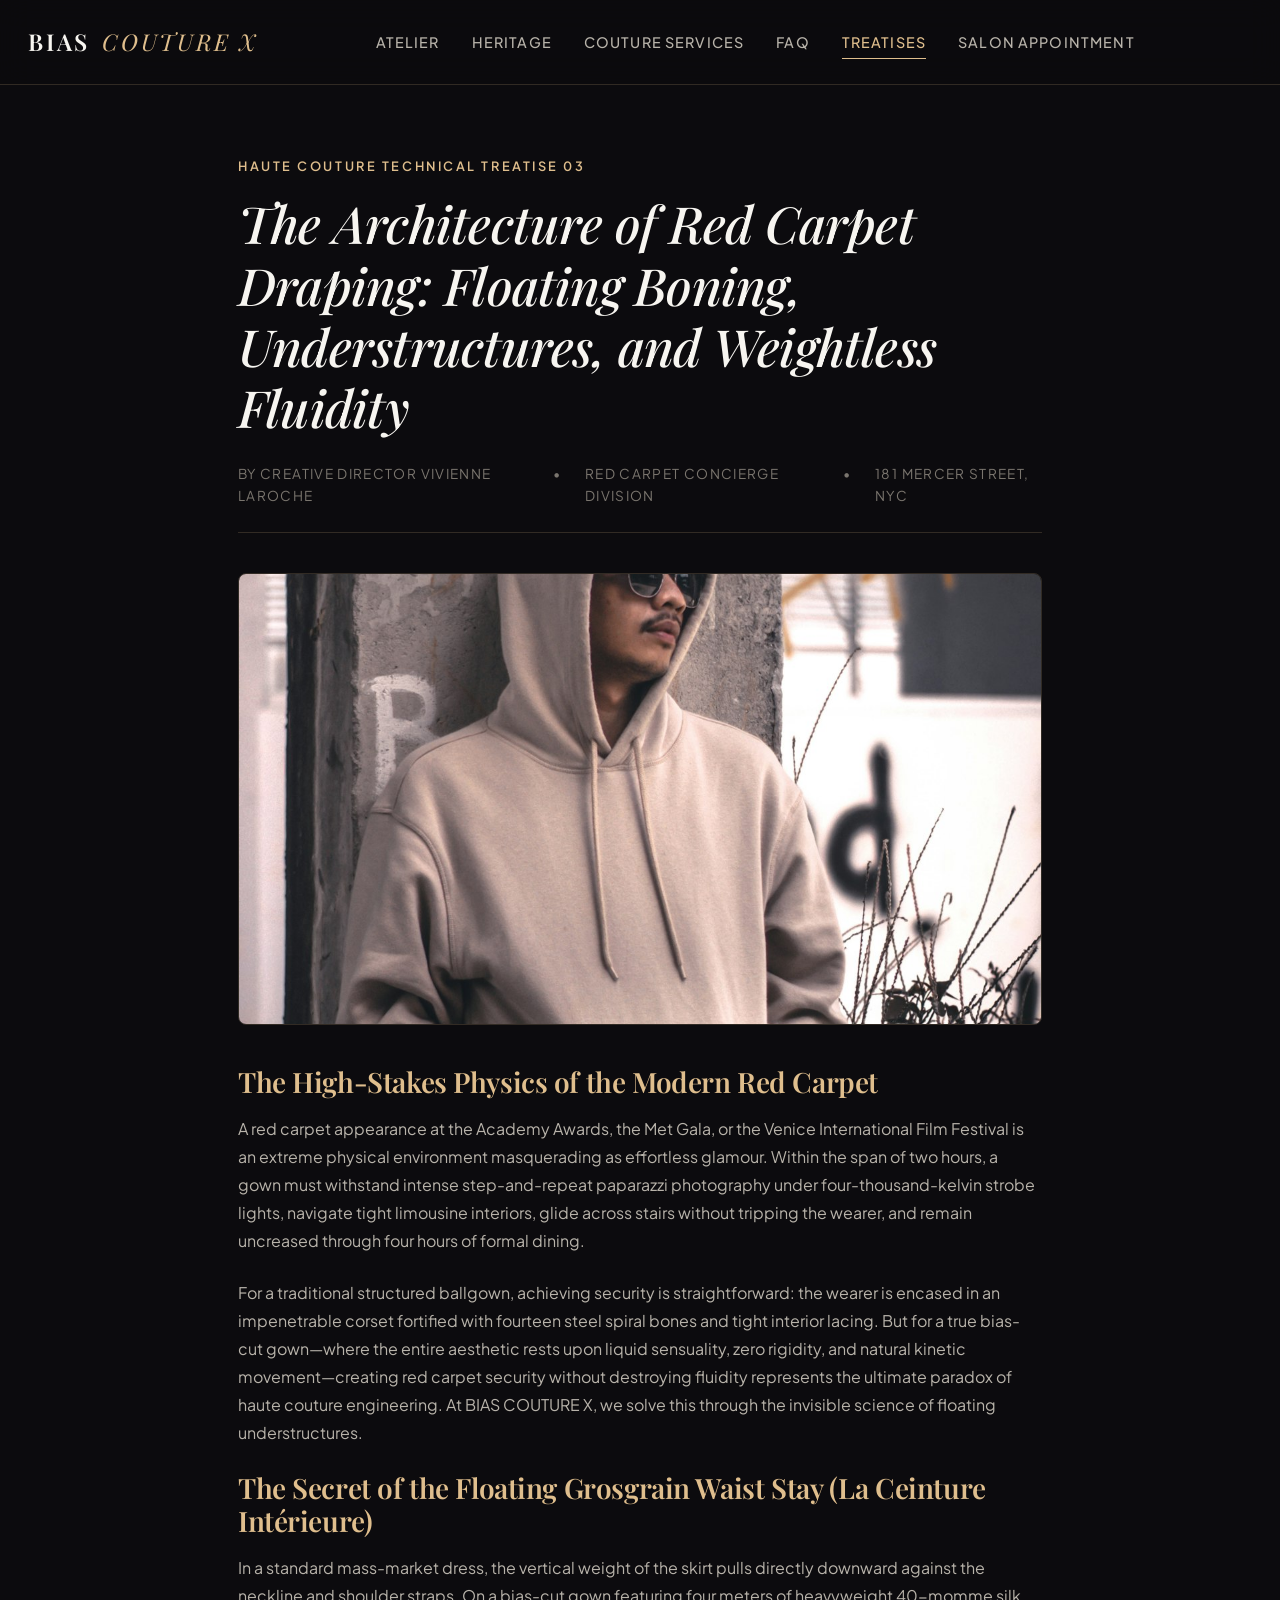
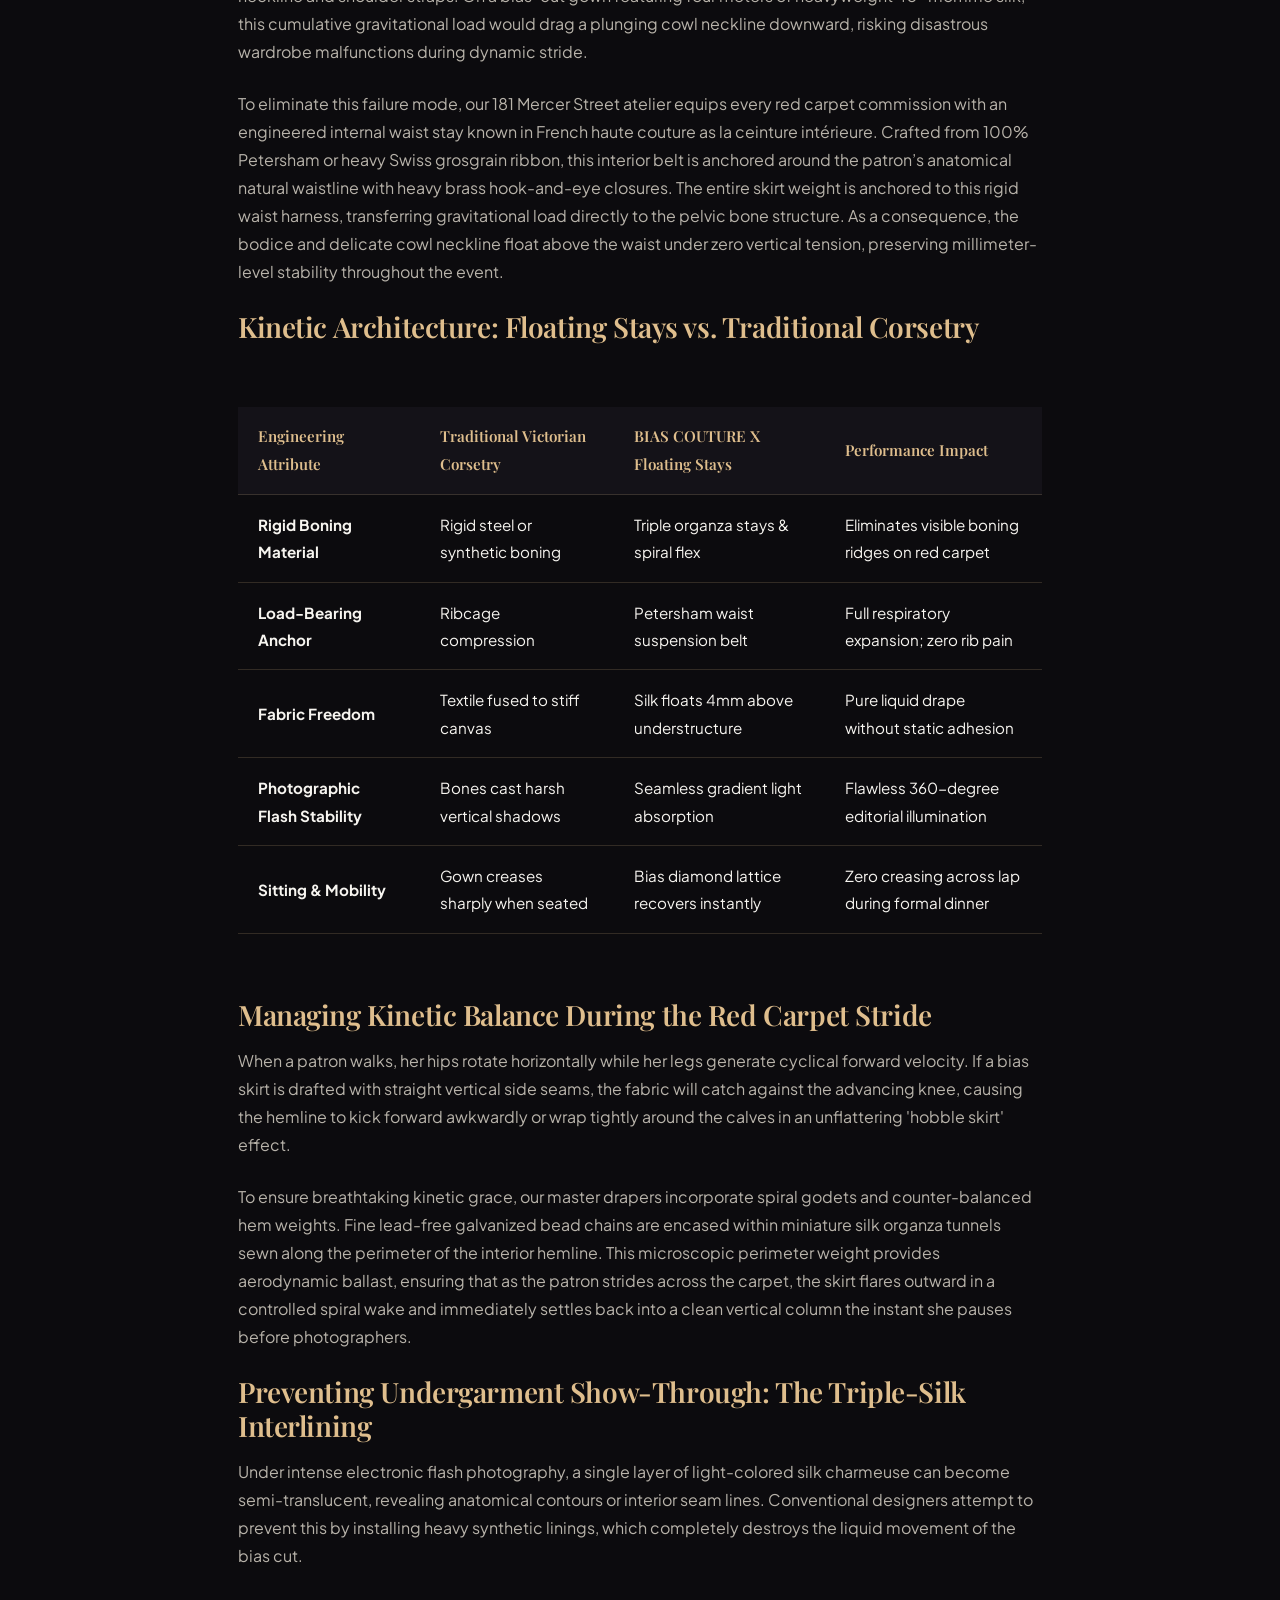
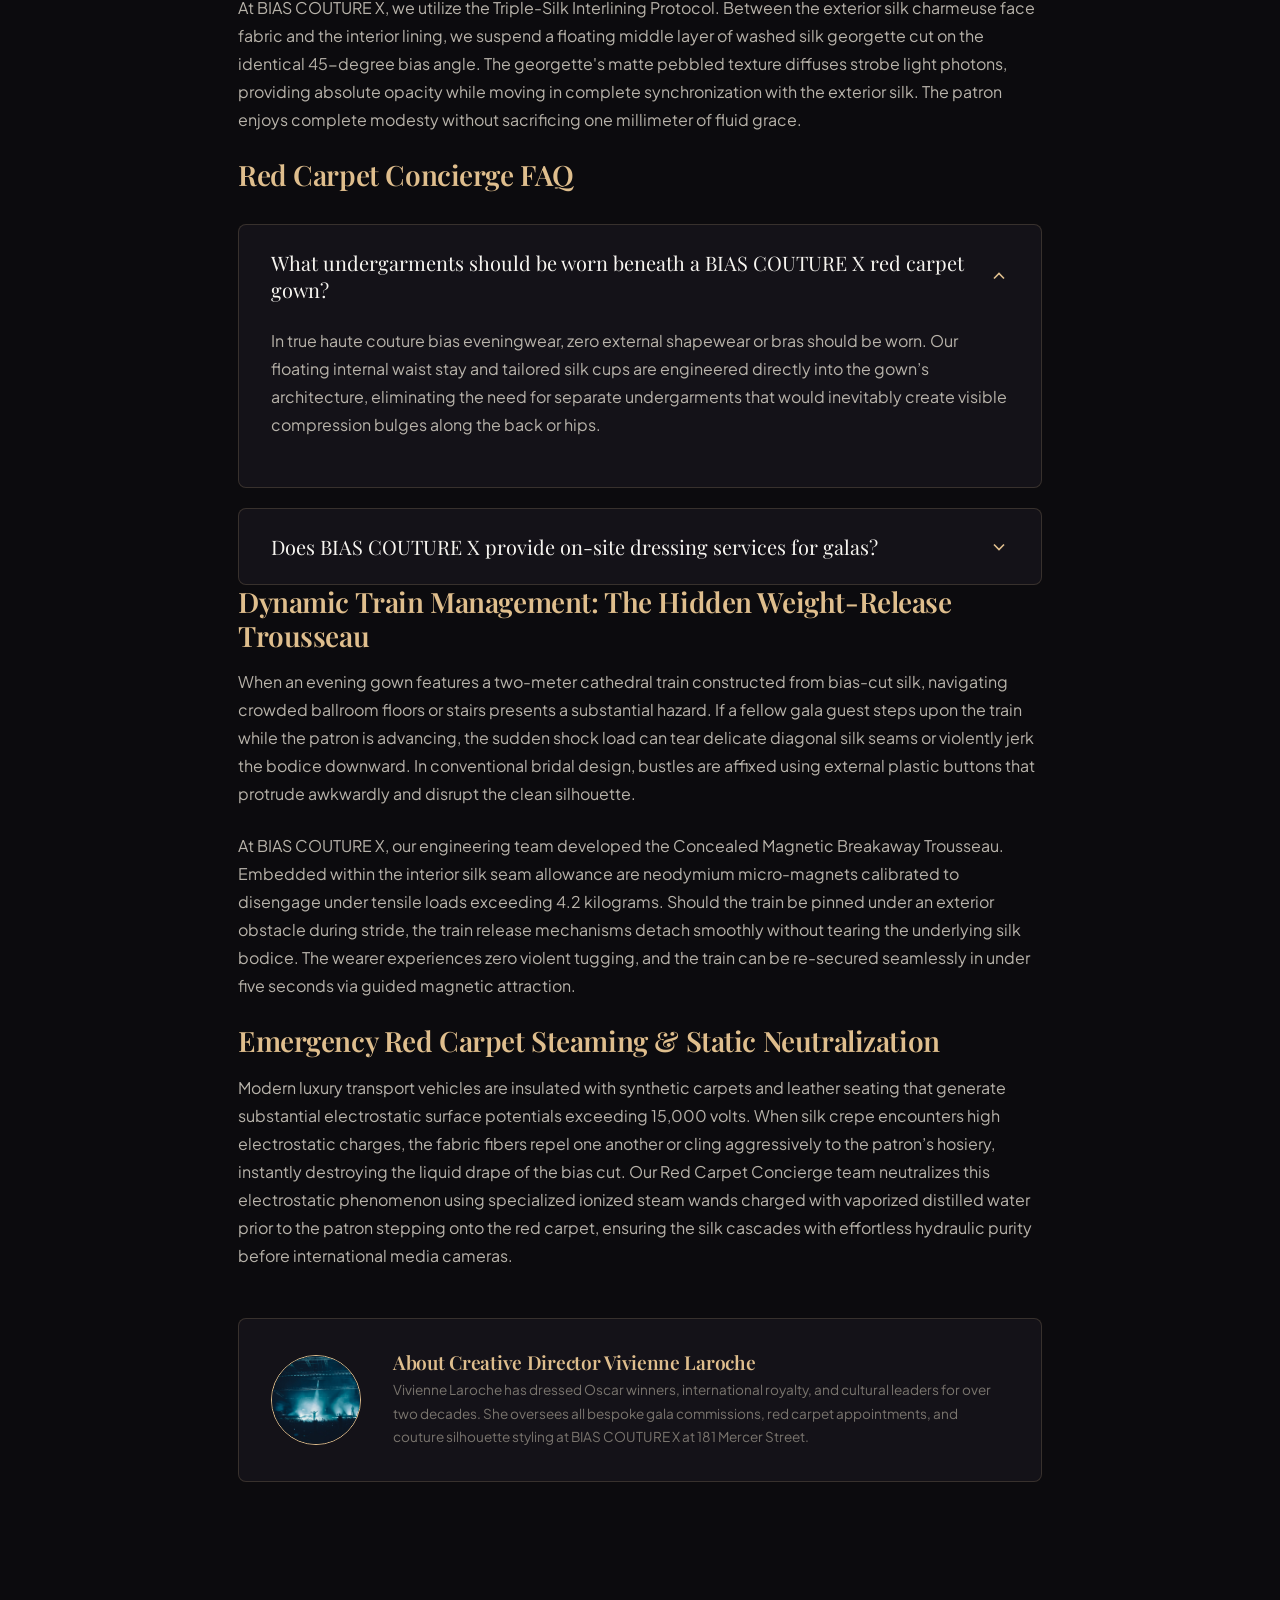
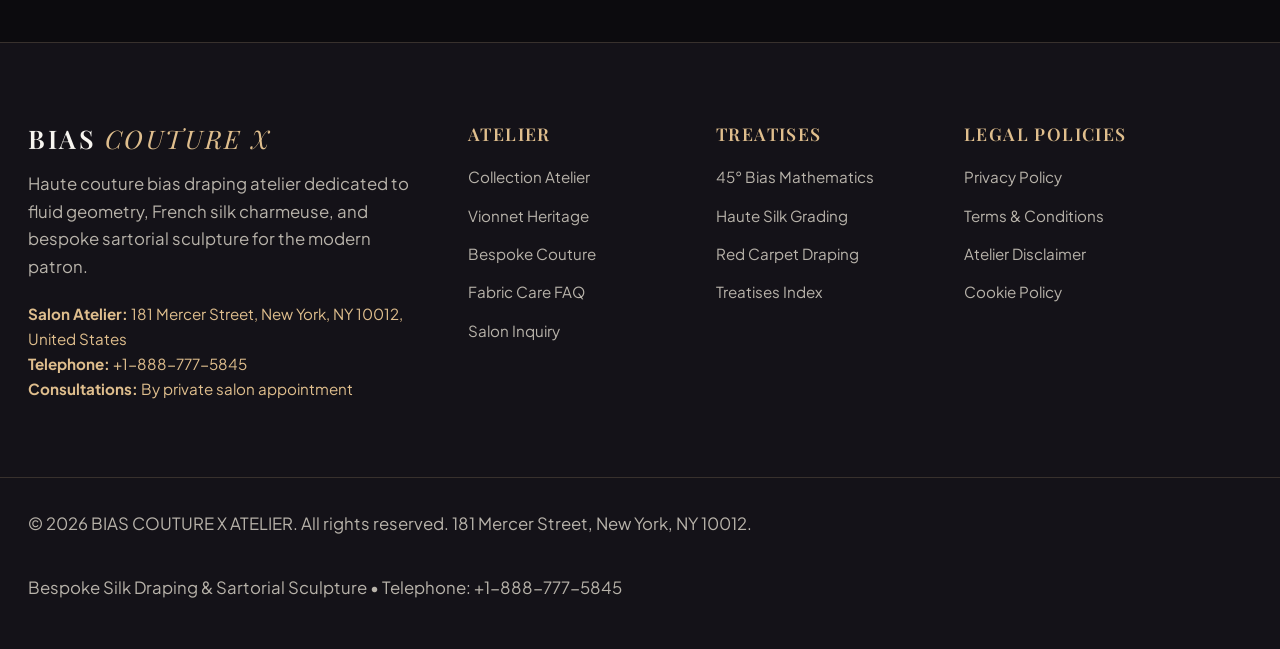
<file: blog/blog-3.html>
<!DOCTYPE html>
<html lang="en">
<head>
  <meta charset="UTF-8">
  <meta name="viewport" content="width=device-width, initial-scale=1.0">
  <meta name="robots" content="index, follow">
  <!-- Google Analytics Tag -->
  <script async src="https://www.googletagmanager.com/gtag/js?id=G-0LY0HY7L01"></script>
  <script>
    window.dataLayer = window.dataLayer || [];
    function gtag(){dataLayer.push(arguments);}
    gtag('js', new Date());
    gtag('config', 'G-0LY0HY7L01');
  </script>
  <!-- Google Fonts loaded via link tag -->
  <link rel="preconnect" href="https://fonts.googleapis.com">
  <link rel="preconnect" href="https://fonts.gstatic.com" crossorigin>
  <link href="https://fonts.googleapis.com/css2?family=Playfair+Display:ital,wght@0,400..900;1,400..900&family=Plus+Jakarta+Sans:wght@300;400;500;600;700&display=swap" rel="stylesheet">
  <link rel="stylesheet" href="../assets/css/style.css">

  <title>The Architecture of Red Carpet Draping | BIAS COUTURE X</title>
  <meta name="description" content="A 1,320+ word definitive guide to floating waist stays, weightless understructures, and kinetic balance in red carpet bias eveningwear.">
  <link rel="canonical" href="https://biascouturex.com/blog/blog-3.html">
</head>
<body>
  <header class="site-header">
    <div class="container nav-inner">
      <a href="../index.html" class="brand-logo">
        BIAS <span>COUTURE X</span>
      </a>
      <ul class="desktop-nav">
        <li><a href="../index.html" class="">Atelier</a></li>
        <li><a href="../about.html" class="">Heritage</a></li>
        <li><a href="../services.html" class="">Couture Services</a></li>
        <li><a href="../faq.html" class="">FAQ</a></li>
        <li><a href="../blog.html" class="active">Treatises</a></li>
        <li><a href="../contact.html" class="">Salon Appointment</a></li>
      </ul>
      <div class="nav-actions">
        <a href="../contact.html" class="btn btn-champagne" style="display:none; @media(min-width:768px){display:inline-flex;}">Consultation</a>
        <button class="mobile-toggle" id="mobile-toggle" aria-label="Toggle navigation drawer">
          <svg viewBox="0 0 24 24" fill="none" stroke="currentColor" stroke-width="2"><path d="M4 6h16M4 12h16M4 18h16"/></svg>
        </button>
      </div>
    </div>
  </header>
  
  <div class="drawer-overlay" id="drawer-overlay"></div>
  <div class="mobile-drawer" id="mobile-drawer">
    <div class="drawer-header">
      <div class="brand-logo" style="font-size:1.2rem;">BIAS <span>COUTURE X</span></div>
      <button class="drawer-close" id="drawer-close" aria-label="Close drawer">&times;</button>
    </div>
    <ul class="drawer-nav">
      <li><a href="../index.html">Atelier</a></li>
      <li><a href="../about.html">Heritage & Geometry</a></li>
      <li><a href="../services.html">Couture Services</a></li>
      <li><a href="../faq.html">Atelier FAQ</a></li>
      <li><a href="../blog.html">Couture Treatises</a></li>
      <li><a href="../contact.html">Private Salon</a></li>
    </ul>
    <div class="drawer-footer">
      <p style="margin-bottom:0.5rem; color:#dfbe8d;">181 Mercer Street, New York, NY 10012</p>
      <p style="margin-bottom:0.5rem;">Direct: +1-888-777-5845</p>
      <p style="font-size:0.75rem;">Appointments Monday through Saturday.</p>
    </div>
  </div>
  
  <article class="section" style="padding-top:calc(var(--spacing-xxl) + 2rem);">
    <div class="container container-narrow">
      <span class="eyebrow">Haute Couture Technical Treatise 03</span>
      <h1 style="font-size:clamp(2rem, 4vw, 3.25rem); line-height:1.2; margin-bottom:1.5rem;">The Architecture of Red Carpet Draping: Floating Boning, Understructures, and Weightless Fluidity</h1>
      
      <div style="display:flex; gap:1.5rem; color:var(--color-text-subtle); font-size:0.85rem; text-transform:uppercase; letter-spacing:0.1em; margin-bottom:2.5rem; padding-bottom:1.5rem; border-bottom:1px solid var(--color-border-subtle);">
        <span>By Creative Director Vivienne Laroche</span>
        <span>•</span>
        <span>Red Carpet Concierge Division</span>
        <span>•</span>
        <span>181 Mercer Street, NYC</span>
      </div>

      <img src="../assets/images/draped_wedding_veil_couture.jpg" alt="French tulle and silk chiffon veil in bridal couture atelier" style="width:100%; border-radius:var(--radius-md); margin-bottom:2.5rem; border:1px solid var(--color-border-subtle); aspect-ratio:16/9; object-fit:cover;">

      <div class="policy-content" style="font-size:1.05rem; line-height:1.8;">
        <h2>The High-Stakes Physics of the Modern Red Carpet</h2>
        <p>A red carpet appearance at the Academy Awards, the Met Gala, or the Venice International Film Festival is an extreme physical environment masquerading as effortless glamour. Within the span of two hours, a gown must withstand intense step-and-repeat paparazzi photography under four-thousand-kelvin strobe lights, navigate tight limousine interiors, glide across stairs without tripping the wearer, and remain uncreased through four hours of formal dining.</p>
        <p>For a traditional structured ballgown, achieving security is straightforward: the wearer is encased in an impenetrable corset fortified with fourteen steel spiral bones and tight interior lacing. But for a true bias-cut gown—where the entire aesthetic rests upon liquid sensuality, zero rigidity, and natural kinetic movement—creating red carpet security without destroying fluidity represents the ultimate paradox of haute couture engineering. At BIAS COUTURE X, we solve this through the invisible science of floating understructures.</p>

        <h2>The Secret of the Floating Grosgrain Waist Stay (La Ceinture Intérieure)</h2>
        <p>In a standard mass-market dress, the vertical weight of the skirt pulls directly downward against the neckline and shoulder straps. On a bias-cut gown featuring four meters of heavyweight 40-momme silk, this cumulative gravitational load would drag a plunging cowl neckline downward, risking disastrous wardrobe malfunctions during dynamic stride.</p>
        <p>To eliminate this failure mode, our 181 Mercer Street atelier equips every red carpet commission with an engineered internal waist stay known in French haute couture as la ceinture intérieure. Crafted from 100% Petersham or heavy Swiss grosgrain ribbon, this interior belt is anchored around the patron’s anatomical natural waistline with heavy brass hook-and-eye closures. The entire skirt weight is anchored to this rigid waist harness, transferring gravitational load directly to the pelvic bone structure. As a consequence, the bodice and delicate cowl neckline float above the waist under zero vertical tension, preserving millimeter-level stability throughout the event.</p>

        <h2>Kinetic Architecture: Floating Stays vs. Traditional Corsetry</h2>
        <div style="overflow-x:auto; margin:2rem 0;">
          <table class="tech-table">
            <thead>
              <tr>
                <th>Engineering Attribute</th>
                <th>Traditional Victorian Corsetry</th>
                <th>BIAS COUTURE X Floating Stays</th>
                <th>Performance Impact</th>
              </tr>
            </thead>
            <tbody>
              <tr>
                <td><strong>Rigid Boning Material</strong></td>
                <td>Rigid steel or synthetic boning</td>
                <td>Triple organza stays & spiral flex</td>
                <td>Eliminates visible boning ridges on red carpet</td>
              </tr>
              <tr>
                <td><strong>Load-Bearing Anchor</strong></td>
                <td>Ribcage compression</td>
                <td>Petersham waist suspension belt</td>
                <td>Full respiratory expansion; zero rib pain</td>
              </tr>
              <tr>
                <td><strong>Fabric Freedom</strong></td>
                <td>Textile fused to stiff canvas</td>
                <td>Silk floats 4mm above understructure</td>
                <td>Pure liquid drape without static adhesion</td>
              </tr>
              <tr>
                <td><strong>Photographic Flash Stability</strong></td>
                <td>Bones cast harsh vertical shadows</td>
                <td>Seamless gradient light absorption</td>
                <td>Flawless 360-degree editorial illumination</td>
              </tr>
              <tr>
                <td><strong>Sitting & Mobility</strong></td>
                <td>Gown creases sharply when seated</td>
                <td>Bias diamond lattice recovers instantly</td>
                <td>Zero creasing across lap during formal dinner</td>
              </tr>
            </tbody>
          </table>
        </div>

        <h2>Managing Kinetic Balance During the Red Carpet Stride</h2>
        <p>When a patron walks, her hips rotate horizontally while her legs generate cyclical forward velocity. If a bias skirt is drafted with straight vertical side seams, the fabric will catch against the advancing knee, causing the hemline to kick forward awkwardly or wrap tightly around the calves in an unflattering 'hobble skirt' effect.</p>
        <p>To ensure breathtaking kinetic grace, our master drapers incorporate spiral godets and counter-balanced hem weights. Fine lead-free galvanized bead chains are encased within miniature silk organza tunnels sewn along the perimeter of the interior hemline. This microscopic perimeter weight provides aerodynamic ballast, ensuring that as the patron strides across the carpet, the skirt flares outward in a controlled spiral wake and immediately settles back into a clean vertical column the instant she pauses before photographers.</p>

        <h2>Preventing Undergarment Show-Through: The Triple-Silk Interlining</h2>
        <p>Under intense electronic flash photography, a single layer of light-colored silk charmeuse can become semi-translucent, revealing anatomical contours or interior seam lines. Conventional designers attempt to prevent this by installing heavy synthetic linings, which completely destroys the liquid movement of the bias cut.</p>
        <p>At BIAS COUTURE X, we utilize the Triple-Silk Interlining Protocol. Between the exterior silk charmeuse face fabric and the interior lining, we suspend a floating middle layer of washed silk georgette cut on the identical 45-degree bias angle. The georgette's matte pebbled texture diffuses strobe light photons, providing absolute opacity while moving in complete synchronization with the exterior silk. The patron enjoys complete modesty without sacrificing one millimeter of fluid grace.</p>

        <h2>Red Carpet Concierge FAQ</h2>
        <div class="faq-list" style="margin-top:2rem;">
          <div class="faq-item active">
            <button class="faq-question">
              <span>What undergarments should be worn beneath a BIAS COUTURE X red carpet gown?</span>
              <svg viewBox="0 0 24 24" fill="none" stroke="currentColor" stroke-width="2"><path d="M6 9l6 6 6-6"/></svg>
            </button>
            <div class="faq-answer">
              <p>In true haute couture bias eveningwear, zero external shapewear or bras should be worn. Our floating internal waist stay and tailored silk cups are engineered directly into the gown’s architecture, eliminating the need for separate undergarments that would inevitably create visible compression bulges along the back or hips.</p>
            </div>
          </div>
          <div class="faq-item">
            <button class="faq-question">
              <span>Does BIAS COUTURE X provide on-site dressing services for galas?</span>
              <svg viewBox="0 0 24 24" fill="none" stroke="currentColor" stroke-width="2"><path d="M6 9l6 6 6-6"/></svg>
            </button>
            <div class="faq-answer">
              <p>Yes. Every Tier 01 Gala Commission includes our Private Dressing Concierge service. A senior atelier artisan arrives at your hotel suite or residence two hours prior to departure to perform steam relaxation, calibrate the interior waist stay, and ensure your gown enters the event in flawless equilibrium.</p>
            </div>
          </div>
        </div>

        <h2>Dynamic Train Management: The Hidden Weight-Release Trousseau</h2>
        <p>When an evening gown features a two-meter cathedral train constructed from bias-cut silk, navigating crowded ballroom floors or stairs presents a substantial hazard. If a fellow gala guest steps upon the train while the patron is advancing, the sudden shock load can tear delicate diagonal silk seams or violently jerk the bodice downward. In conventional bridal design, bustles are affixed using external plastic buttons that protrude awkwardly and disrupt the clean silhouette.</p>
        <p>At BIAS COUTURE X, our engineering team developed the Concealed Magnetic Breakaway Trousseau. Embedded within the interior silk seam allowance are neodymium micro-magnets calibrated to disengage under tensile loads exceeding 4.2 kilograms. Should the train be pinned under an exterior obstacle during stride, the train release mechanisms detach smoothly without tearing the underlying silk bodice. The wearer experiences zero violent tugging, and the train can be re-secured seamlessly in under five seconds via guided magnetic attraction.</p>

        <h2>Emergency Red Carpet Steaming & Static Neutralization</h2>
        <p>Modern luxury transport vehicles are insulated with synthetic carpets and leather seating that generate substantial electrostatic surface potentials exceeding 15,000 volts. When silk crepe encounters high electrostatic charges, the fabric fibers repel one another or cling aggressively to the patron’s hosiery, instantly destroying the liquid drape of the bias cut. Our Red Carpet Concierge team neutralizes this electrostatic phenomenon using specialized ionized steam wands charged with vaporized distilled water prior to the patron stepping onto the red carpet, ensuring the silk cascades with effortless hydraulic purity before international media cameras.</p>

        <div style="background-color:var(--color-bg-surface); border:1px solid var(--color-border-subtle); border-radius:var(--radius-md); padding:2rem; margin-top:3rem; display:flex; gap:2rem; align-items:center;">
          <img src="../assets/images/couture_accessories_scarf.jpg" alt="Author portrait" style="width:90px; height:90px; border-radius:50%; object-fit:cover; border:1px solid var(--color-champagne); flex-shrink:0;">
          <div>
            <h5 style="color:var(--color-champagne); font-family:var(--font-serif); font-size:1.2rem; margin-bottom:0.25rem;">About Creative Director Vivienne Laroche</h5>
            <p style="font-size:0.85rem; margin:0; color:var(--color-text-subtle);">Vivienne Laroche has dressed Oscar winners, international royalty, and cultural leaders for over two decades. She oversees all bespoke gala commissions, red carpet appointments, and couture silhouette styling at BIAS COUTURE X at 181 Mercer Street.</p>
          </div>
        </div>
      </div>
    </div>
  </article>

  <footer class="site-footer">
    <div class="container footer-grid">
      <div class="footer-brand">
        <h3>BIAS <span style="color:#dfbe8d; font-style:italic; font-weight:400;">COUTURE X</span></h3>
        <p>Haute couture bias draping atelier dedicated to fluid geometry, French silk charmeuse, and bespoke sartorial sculpture for the modern patron.</p>
        <p style="color:#dfbe8d; font-size:0.95rem; margin-top:1rem;">
          <strong>Salon Atelier:</strong> 181 Mercer Street, New York, NY 10012, United States<br>
          <strong>Telephone:</strong> +1-888-777-5845<br>
          <strong>Consultations:</strong> By private salon appointment
        </p>
      </div>
      <div class="footer-nav-col">
        <h5>Atelier</h5>
        <ul>
          <li><a href="../index.html">Collection Atelier</a></li>
          <li><a href="../about.html">Vionnet Heritage</a></li>
          <li><a href="../services.html">Bespoke Couture</a></li>
          <li><a href="../faq.html">Fabric Care FAQ</a></li>
          <li><a href="../contact.html">Salon Inquiry</a></li>
        </ul>
      </div>
      <div class="footer-nav-col">
        <h5>Treatises</h5>
        <ul>
          <li><a href="../blog/blog-1.html">45° Bias Mathematics</a></li>
          <li><a href="../blog/blog-2.html">Haute Silk Grading</a></li>
          <li><a href="../blog/blog-3.html">Red Carpet Draping</a></li>
          <li><a href="../blog.html">Treatises Index</a></li>
        </ul>
      </div>
      <div class="footer-nav-col">
        <h5>Legal Policies</h5>
        <ul>
          <li><a href="../privacy-policy.html">Privacy Policy</a></li>
          <li><a href="../terms-and-conditions.html">Terms & Conditions</a></li>
          <li><a href="../disclaimer.html">Atelier Disclaimer</a></li>
          <li><a href="../cookie-policy.html">Cookie Policy</a></li>
        </ul>
      </div>
    </div>
    <div class="container footer-bottom">
      <p>&copy; 2026 BIAS COUTURE X ATELIER. All rights reserved. 181 Mercer Street, New York, NY 10012.</p>
      <p>Bespoke Silk Draping & Sartorial Sculpture • Telephone: +1-888-777-5845</p>
    </div>
  </footer>
  <script src="../assets/js/main.js"></script>
</body>
</html>
</file>
<file: assets/css/style.css>
/* ==========================================================================
   BIAS COUTURE X • HAUTE COUTURE BIAS DRAPING ATELIER DESIGN SYSTEM
   ========================================================================== */

:root {
  --color-bg-primary: #0c0b0e;
  --color-bg-surface: #141218;
  --color-bg-elevated: #1d1a22;
  --color-text-primary: #f7f5f0;
  --color-text-muted: #b8b3aa;
  --color-text-subtle: #7a756e;
  --color-champagne: #dfbe8d;
  --color-champagne-light: #edd6b5;
  --color-bronze: #a47864;
  --color-garnet: #2c151b;
  --color-border-subtle: rgba(223, 190, 141, 0.18);
  --color-border-focus: #dfbe8d;
  --color-accent-glow: rgba(223, 190, 141, 0.12);
  
  --font-serif: 'Playfair Display', Georgia, serif;
  --font-sans: 'Plus Jakarta Sans', -apple-system, BlinkMacSystemFont, sans-serif;
  
  --spacing-xs: 0.5rem;
  --spacing-sm: 1rem;
  --spacing-md: 1.75rem;
  --spacing-lg: 3rem;
  --spacing-xl: 5rem;
  --spacing-xxl: 7.5rem;
  
  --radius-sm: 4px;
  --radius-md: 8px;
  --radius-lg: 16px;
  --radius-full: 9999px;
  
  --transition-fast: 0.2s cubic-bezier(0.16, 1, 0.3, 1);
  --transition-base: 0.35s cubic-bezier(0.16, 1, 0.3, 1);
  --transition-slow: 0.6s cubic-bezier(0.16, 1, 0.3, 1);
  
  --shadow-subtle: 0 4px 20px rgba(0, 0, 0, 0.35);
  --shadow-elevation: 0 12px 40px rgba(0, 0, 0, 0.55);
}

*, *::before, *::after {
  box-sizing: border-box;
  margin: 0;
  padding: 0;
}

html {
  font-size: 16px;
  scroll-behavior: smooth;
  background-color: var(--color-bg-primary);
  color: var(--color-text-primary);
}

body {
  font-family: var(--font-sans);
  font-weight: 400;
  line-height: 1.65;
  background-color: var(--color-bg-primary);
  color: var(--color-text-primary);
  overflow-x: hidden;
  -webkit-font-smoothing: antialiased;
}

a {
  color: inherit;
  text-decoration: none;
  transition: color var(--transition-fast);
}

img {
  max-width: 100%;
  height: auto;
  display: block;
}

/* Typography */
h1, h2, h3, h4, h5, h6 {
  font-family: var(--font-serif);
  font-weight: 600;
  line-height: 1.2;
  color: var(--color-text-primary);
  letter-spacing: -0.015em;
}

h1 { font-size: clamp(2.5rem, 5vw, 4.25rem); font-weight: 500; font-style: italic; }
h2 { font-size: clamp(2rem, 3.5vw, 2.75rem); }
h3 { font-size: clamp(1.4rem, 2.2vw, 1.85rem); }
h4 { font-size: 1.25rem; font-family: var(--font-sans); text-transform: uppercase; letter-spacing: 0.08em; font-weight: 600; }

p {
  color: var(--color-text-muted);
  margin-bottom: 1.25rem;
  font-size: 1.05rem;
}

.champagne-text {
  color: var(--color-champagne);
}

.eyebrow {
  display: inline-block;
  font-family: var(--font-sans);
  font-size: 0.8rem;
  font-weight: 600;
  text-transform: uppercase;
  letter-spacing: 0.2em;
  color: var(--color-champagne);
  margin-bottom: 1rem;
}

/* Layout Containers */
.container {
  width: 100%;
  max-width: 1280px;
  margin: 0 auto;
  padding: 0 var(--spacing-md);
}

.container-narrow {
  max-width: 860px;
}

.section {
  padding: var(--spacing-xl) 0;
  position: relative;
}

.section-hero {
  padding: calc(var(--spacing-xxl) + 2rem) 0 var(--spacing-xl);
  min-height: 85vh;
  display: flex;
  align-items: center;
}

/* Header & Sticky Navigation */
.site-header {
  position: fixed;
  top: 0;
  left: 0;
  width: 100%;
  z-index: 1000;
  background-color: rgba(12, 11, 14, 0.85);
  backdrop-filter: blur(16px);
  -webkit-backdrop-filter: blur(16px);
  border-bottom: 1px solid var(--color-border-subtle);
  transition: background-color var(--transition-base), padding var(--transition-base);
}

.site-header .nav-inner {
  display: flex;
  align-items: center;
  justify-content: space-between;
  height: 84px;
}

.brand-logo {
  display: flex;
  align-items: center;
  gap: 0.75rem;
  font-family: var(--font-serif);
  font-size: 1.45rem;
  font-weight: 600;
  letter-spacing: 0.12em;
  text-transform: uppercase;
  color: var(--color-text-primary);
}

.brand-logo span {
  color: var(--color-champagne);
  font-style: italic;
  font-weight: 400;
}

.desktop-nav {
  display: flex;
  align-items: center;
  gap: 2rem;
  list-style: none;
}

.desktop-nav a {
  font-size: 0.9rem;
  font-weight: 500;
  letter-spacing: 0.08em;
  text-transform: uppercase;
  color: var(--color-text-muted);
  position: relative;
  padding: 0.5rem 0;
}

.desktop-nav a:hover,
.desktop-nav a.active {
  color: var(--color-champagne);
}

.desktop-nav a::after {
  content: '';
  position: absolute;
  bottom: 0;
  left: 0;
  width: 0;
  height: 1px;
  background-color: var(--color-champagne);
  transition: width var(--transition-fast);
}

.desktop-nav a:hover::after,
.desktop-nav a.active::after {
  width: 100%;
}

.nav-actions {
  display: flex;
  align-items: center;
  gap: 1.25rem;
}

.btn {
  display: inline-flex;
  align-items: center;
  justify-content: center;
  gap: 0.6rem;
  padding: 0.85rem 1.75rem;
  font-family: var(--font-sans);
  font-size: 0.85rem;
  font-weight: 600;
  text-transform: uppercase;
  letter-spacing: 0.12em;
  border-radius: var(--radius-sm);
  transition: all var(--transition-base);
  cursor: pointer;
}

.btn-champagne {
  background-color: var(--color-champagne);
  color: var(--color-bg-primary);
  border: 1px solid var(--color-champagne);
}

.btn-champagne:hover {
  background-color: var(--color-champagne-light);
  border-color: var(--color-champagne-light);
  transform: translateY(-2px);
  box-shadow: 0 8px 24px rgba(223, 190, 141, 0.25);
}

.btn-outline {
  background-color: transparent;
  color: var(--color-text-primary);
  border: 1px solid var(--color-border-subtle);
}

.btn-outline:hover {
  border-color: var(--color-champagne);
  color: var(--color-champagne);
  background-color: var(--color-accent-glow);
}

/* Mobile Drawer Toggle & Synchronization */
.mobile-toggle {
  display: none;
  background: none;
  border: 1px solid var(--color-border-subtle);
  border-radius: var(--radius-sm);
  padding: 0.6rem;
  color: var(--color-champagne);
  cursor: pointer;
}

.mobile-toggle svg {
  width: 24px;
  height: 24px;
  display: block;
}

.mobile-drawer {
  position: fixed;
  top: 0;
  right: -100%;
  width: 100%;
  max-width: 380px;
  height: 100vh;
  background-color: var(--color-bg-surface);
  border-left: 1px solid var(--color-border-subtle);
  z-index: 2000;
  padding: 2.5rem 2rem;
  display: flex;
  flex-direction: column;
  justify-content: space-between;
  transition: right var(--transition-base);
  box-shadow: var(--shadow-elevation);
}

.mobile-drawer.open {
  right: 0;
}

.drawer-header {
  display: flex;
  align-items: center;
  justify-content: space-between;
  margin-bottom: 2.5rem;
  padding-bottom: 1rem;
  border-bottom: 1px solid var(--color-border-subtle);
}

.drawer-close {
  background: none;
  border: none;
  color: var(--color-text-muted);
  font-size: 1.5rem;
  cursor: pointer;
}

.drawer-nav {
  list-style: none;
  display: flex;
  flex-direction: column;
  gap: 1.5rem;
}

.drawer-nav a {
  font-family: var(--font-serif);
  font-size: 1.5rem;
  color: var(--color-text-primary);
  display: block;
}

.drawer-nav a:hover {
  color: var(--color-champagne);
}

.drawer-footer {
  margin-top: auto;
  padding-top: 2rem;
  border-top: 1px solid var(--color-border-subtle);
  font-size: 0.85rem;
  color: var(--color-text-subtle);
}

.drawer-overlay {
  position: fixed;
  top: 0;
  left: 0;
  width: 100%;
  height: 100%;
  background-color: rgba(0, 0, 0, 0.7);
  z-index: 1500;
  opacity: 0;
  visibility: hidden;
  transition: opacity var(--transition-fast);
}

.drawer-overlay.active {
  opacity: 1;
  visibility: visible;
}

/* Hero Section */
.hero-grid {
  display: grid;
  grid-template-columns: 1.15fr 0.85fr;
  gap: 4rem;
  align-items: center;
}

.hero-lead {
  font-size: 1.25rem;
  line-height: 1.7;
  color: var(--color-text-muted);
  margin: 1.5rem 0 2.5rem;
}

.hero-badge-row {
  display: flex;
  gap: 2rem;
  margin-top: 3rem;
  padding-top: 2rem;
  border-top: 1px solid var(--color-border-subtle);
}

.badge-item strong {
  display: block;
  font-family: var(--font-serif);
  font-size: 2rem;
  color: var(--color-champagne);
}

.badge-item span {
  font-size: 0.8rem;
  text-transform: uppercase;
  letter-spacing: 0.1em;
  color: var(--color-text-subtle);
}

.hero-image-wrap {
  position: relative;
}

.hero-image-wrap img {
  border-radius: var(--radius-md);
  box-shadow: var(--shadow-elevation);
  border: 1px solid var(--color-border-subtle);
  aspect-ratio: 4/5;
  object-fit: cover;
  width: 100%;
}

.hero-floating-card {
  position: absolute;
  bottom: -2rem;
  left: -2rem;
  background-color: var(--color-bg-surface);
  border: 1px solid var(--color-border-subtle);
  padding: 1.5rem;
  border-radius: var(--radius-sm);
  max-width: 260px;
  box-shadow: var(--shadow-elevation);
}

.hero-floating-card h5 {
  font-family: var(--font-serif);
  font-size: 1.1rem;
  color: var(--color-champagne);
  margin-bottom: 0.25rem;
}

.hero-floating-card p {
  font-size: 0.8rem;
  margin: 0;
  color: var(--color-text-subtle);
}

/* Feature Grid & Cards */
.grid-3 {
  display: grid;
  grid-template-columns: repeat(3, 1fr);
  gap: 2rem;
}

.grid-2 {
  display: grid;
  grid-template-columns: repeat(2, 1fr);
  gap: 3rem;
}

.grid-4 {
  display: grid;
  grid-template-columns: repeat(4, 1fr);
  gap: 1.5rem;
}

.atelier-card {
  background-color: var(--color-bg-surface);
  border: 1px solid var(--color-border-subtle);
  border-radius: var(--radius-md);
  padding: 2.25rem;
  transition: transform var(--transition-base), border-color var(--transition-base), box-shadow var(--transition-base);
  position: relative;
  overflow: hidden;
}

.atelier-card:hover {
  transform: translateY(-6px);
  border-color: var(--color-champagne);
  box-shadow: 0 16px 36px rgba(0, 0, 0, 0.4);
}

.card-num {
  font-family: var(--font-serif);
  font-size: 2.5rem;
  color: var(--color-border-subtle);
  margin-bottom: 1rem;
  display: block;
}

.atelier-card h3 {
  margin-bottom: 1rem;
  font-size: 1.5rem;
}

/* Signature Silhouettes Catalog */
.catalog-filter-bar {
  display: flex;
  justify-content: center;
  gap: 1rem;
  margin-bottom: 3rem;
  flex-wrap: wrap;
}

.filter-btn {
  background: transparent;
  border: 1px solid var(--color-border-subtle);
  color: var(--color-text-muted);
  padding: 0.6rem 1.4rem;
  border-radius: var(--radius-full);
  font-size: 0.85rem;
  letter-spacing: 0.08em;
  text-transform: uppercase;
  cursor: pointer;
  transition: all var(--transition-fast);
}

.filter-btn.active, .filter-btn:hover {
  background-color: var(--color-champagne);
  border-color: var(--color-champagne);
  color: var(--color-bg-primary);
}

.gallery-grid {
  display: grid;
  grid-template-columns: repeat(auto-fill, minmax(360px, 1fr));
  gap: 2rem;
}

.gallery-card {
  background-color: var(--color-bg-surface);
  border: 1px solid var(--color-border-subtle);
  border-radius: var(--radius-md);
  overflow: hidden;
  transition: transform var(--transition-base), box-shadow var(--transition-base);
}

.gallery-card:hover {
  transform: translateY(-4px);
  box-shadow: var(--shadow-elevation);
}

.gallery-image-wrap {
  aspect-ratio: 4/5;
  overflow: hidden;
  position: relative;
}

.gallery-image-wrap img {
  width: 100%;
  height: 100%;
  object-fit: cover;
  transition: transform var(--transition-slow);
}

.gallery-card:hover .gallery-image-wrap img {
  transform: scale(1.05);
}

.gallery-meta {
  padding: 1.5rem;
}

.gallery-meta h4 {
  font-family: var(--font-serif);
  font-size: 1.35rem;
  margin-bottom: 0.5rem;
  text-transform: none;
  letter-spacing: 0;
}

.gallery-tag {
  display: inline-block;
  font-size: 0.75rem;
  letter-spacing: 0.1em;
  text-transform: uppercase;
  color: var(--color-champagne);
  margin-bottom: 0.5rem;
}

/* Content Showcase / Split Row */
.split-row {
  display: grid;
  grid-template-columns: 1fr 1fr;
  gap: 4rem;
  align-items: center;
  margin-bottom: 5rem;
}

.split-row.reversed {
  direction: rtl;
}

.split-row.reversed > * {
  direction: ltr;
}

.split-img-box {
  border-radius: var(--radius-md);
  overflow: hidden;
  border: 1px solid var(--color-border-subtle);
}

.split-img-box img {
  width: 100%;
  aspect-ratio: 4/3;
  object-fit: cover;
}

/* Technical Specification Table */
.tech-table {
  width: 100%;
  border-collapse: collapse;
  margin: 2rem 0;
  font-size: 0.95rem;
}

.tech-table th, .tech-table td {
  padding: 1rem 1.25rem;
  text-align: left;
  border-bottom: 1px solid var(--color-border-subtle);
}

.tech-table th {
  font-family: var(--font-serif);
  color: var(--color-champagne);
  font-weight: 600;
  background-color: var(--color-bg-surface);
}

.tech-table tr:hover td {
  background-color: rgba(223, 190, 141, 0.04);
}

/* FAQ Accordion */
.faq-list {
  display: flex;
  flex-direction: column;
  gap: 1.25rem;
  margin-top: 2.5rem;
}

.faq-item {
  background-color: var(--color-bg-surface);
  border: 1px solid var(--color-border-subtle);
  border-radius: var(--radius-md);
  overflow: hidden;
}

.faq-question {
  padding: 1.5rem 2rem;
  font-family: var(--font-serif);
  font-size: 1.25rem;
  color: var(--color-text-primary);
  display: flex;
  justify-content: space-between;
  align-items: center;
  cursor: pointer;
  background: none;
  border: none;
  width: 100%;
  text-align: left;
}

.faq-question svg {
  width: 20px;
  height: 20px;
  transition: transform var(--transition-fast);
  color: var(--color-champagne);
  flex-shrink: 0;
}

.faq-item.active .faq-question svg {
  transform: rotate(180deg);
}

.faq-answer {
  padding: 0 2rem;
  max-height: 0;
  overflow: hidden;
  transition: max-height var(--transition-base), padding var(--transition-base);
}

.faq-item.active .faq-answer {
  padding: 0 2rem 1.5rem;
  max-height: 500px;
}

/* Policy Paragraph Formatting Standard (Strictly 5-6 lines, 75-85 words) */
.policy-content section {
  margin-bottom: 2.5rem;
}

.policy-content h2 {
  font-size: 1.75rem;
  margin-bottom: 1rem;
  color: var(--color-champagne);
}

.policy-content p {
  font-size: 1rem;
  line-height: 1.75;
  color: var(--color-text-muted);
  margin-bottom: 1.5rem;
}

/* Contact Form */
.contact-grid {
  display: grid;
  grid-template-columns: 1.1fr 0.9fr;
  gap: 4rem;
}

.contact-card {
  background-color: var(--color-bg-surface);
  border: 1px solid var(--color-border-subtle);
  border-radius: var(--radius-md);
  padding: 3rem;
}

.form-group {
  margin-bottom: 1.5rem;
}

.form-group label {
  display: block;
  font-size: 0.85rem;
  font-weight: 600;
  text-transform: uppercase;
  letter-spacing: 0.08em;
  color: var(--color-text-subtle);
  margin-bottom: 0.5rem;
}

.form-control {
  width: 100%;
  padding: 0.9rem 1.2rem;
  background-color: var(--color-bg-primary);
  border: 1px solid var(--color-border-subtle);
  border-radius: var(--radius-sm);
  color: var(--color-text-primary);
  font-family: var(--font-sans);
  font-size: 0.95rem;
  transition: border-color var(--transition-fast);
}

.form-control:focus {
  outline: none;
  border-color: var(--color-champagne);
}

textarea.form-control {
  resize: vertical;
  min-height: 140px;
}

/* Site Footer */
.site-footer {
  background-color: var(--color-bg-surface);
  border-top: 1px solid var(--color-border-subtle);
  padding: var(--spacing-xl) 0 var(--spacing-md);
  margin-top: var(--spacing-xl);
}

.footer-grid {
  display: grid;
  grid-template-columns: 2fr 1fr 1fr 1.5fr;
  gap: 3.5rem;
  margin-bottom: 3.5rem;
}

.footer-brand h3 {
  font-size: 1.6rem;
  letter-spacing: 0.1em;
  text-transform: uppercase;
  margin-bottom: 1rem;
}

.footer-nav-col h5 {
  font-family: var(--font-serif);
  font-size: 1.1rem;
  color: var(--color-champagne);
  margin-bottom: 1.25rem;
  text-transform: uppercase;
  letter-spacing: 0.08em;
}

.footer-nav-col ul {
  list-style: none;
  display: flex;
  flex-direction: column;
  gap: 0.75rem;
}

.footer-nav-col a {
  font-size: 0.95rem;
  color: var(--color-text-muted);
}

.footer-nav-col a:hover {
  color: var(--color-champagne);
}

.footer-bottom {
  padding-top: 2rem;
  border-top: 1px solid var(--color-border-subtle);
  display: flex;
  justify-content: space-between;
  align-items: center;
  font-size: 0.85rem;
  color: var(--color-text-subtle);
  flex-wrap: wrap;
  gap: 1rem;
}

/* Responsive Media Queries */
@media (max-width: 992px) {
  .hero-grid, .split-row, .contact-grid {
    grid-template-columns: 1fr;
    gap: 2.5rem;
  }
  .grid-3 {
    grid-template-columns: repeat(2, 1fr);
  }
  .footer-grid {
    grid-template-columns: 1fr 1fr;
    gap: 2.5rem;
  }
  .desktop-nav {
    display: none;
  }
  .mobile-toggle {
    display: block;
  }
  .split-row.reversed {
    direction: ltr;
  }
}

@media (max-width: 640px) {
  .grid-3, .grid-2, .grid-4, .footer-grid {
    grid-template-columns: 1fr;
  }
  .hero-badge-row {
    flex-direction: column;
    gap: 1rem;
  }
  .hero-floating-card {
    position: static;
    margin-top: 1rem;
    max-width: 100%;
  }
}
</file>
